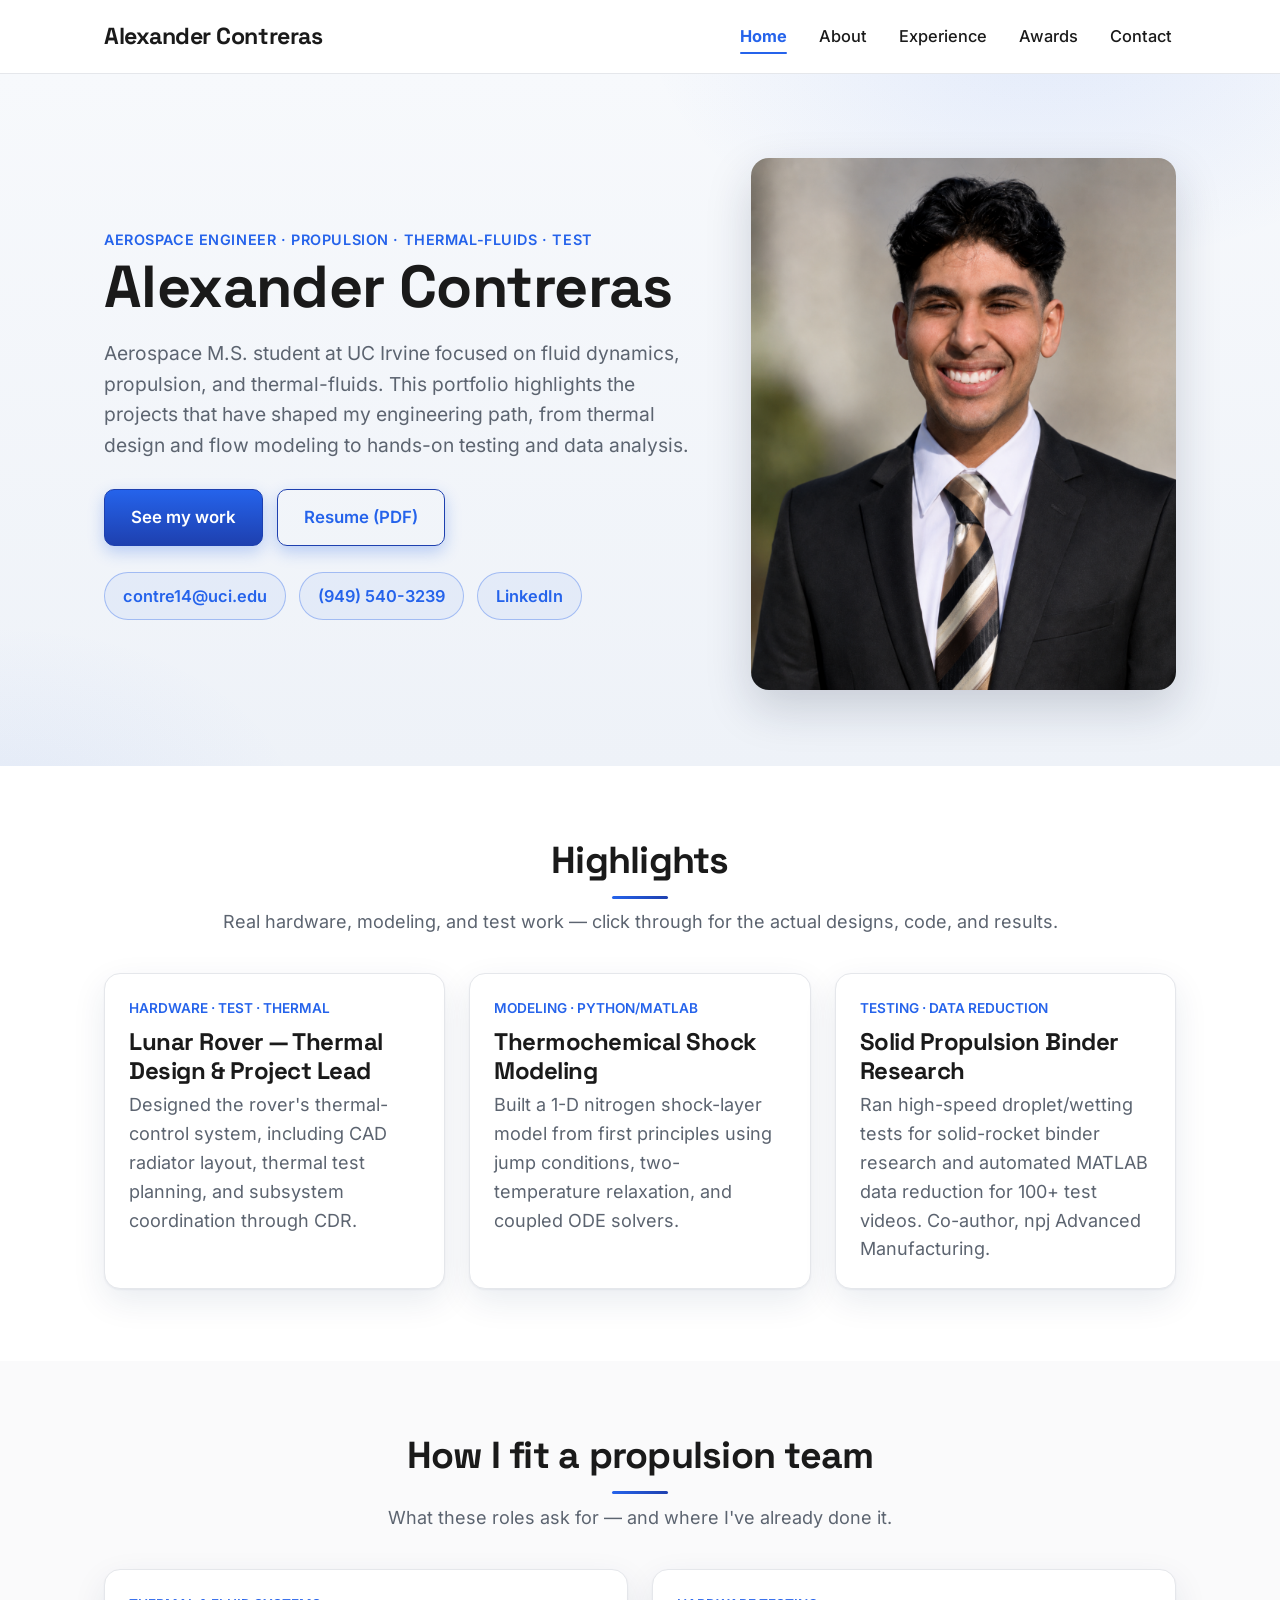
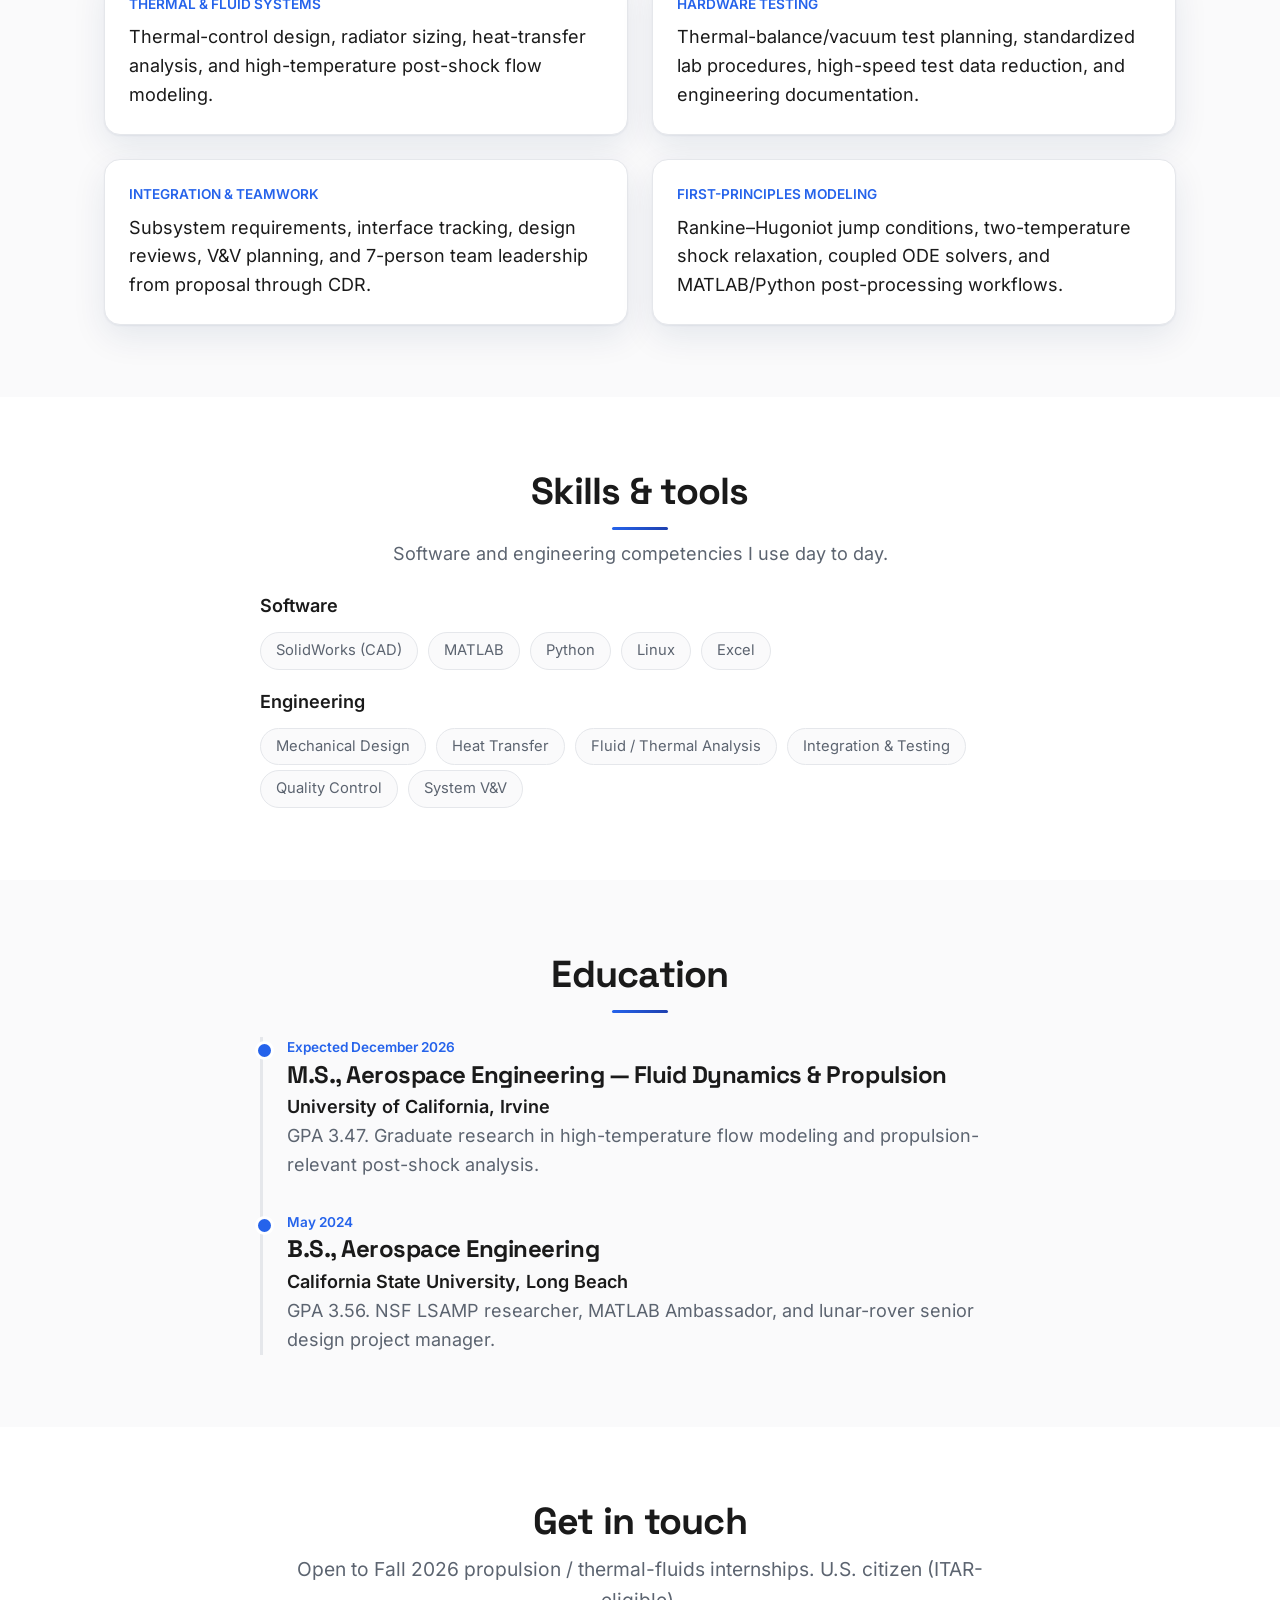
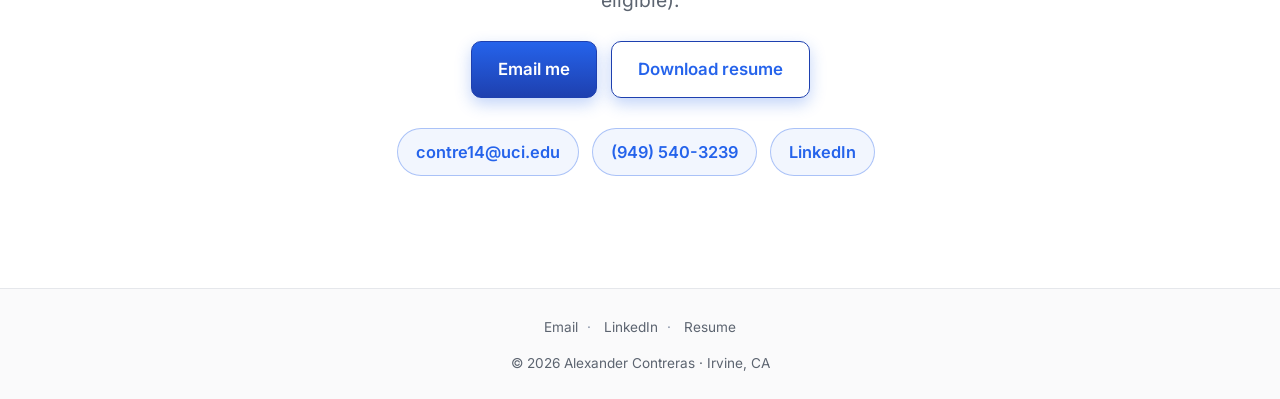
<file: index.html>
<!DOCTYPE html>
<html lang="en">
<head>
<meta charset="UTF-8">
<meta name="viewport" content="width=device-width, initial-scale=1.0">
<title>Alexander Contreras — Aerospace Engineer</title>
<meta name="description" content="Alexander Contreras — M.S. Aerospace Engineering (UC Irvine), fluid dynamics & propulsion. Hardware design, thermal-fluid modeling, and test. U.S. citizen seeking Fall 2026 propulsion internships.">
<link rel="stylesheet" href="css/style.css?v=9">
</head>
<body>

<header class="site-header">
  <nav class="nav">
    <a href="index.html" class="brand">Alexander Contreras</a>
    <button class="nav-toggle" aria-label="Menu" onclick="document.getElementById('navlinks').classList.toggle('open')">☰</button>
    <ul class="nav-links" id="navlinks">
      <li><a href="index.html" class="active">Home</a></li>
      <li><a href="index.html#about">About</a></li>
      <li class="dropdown">
        <a href="experience.html">Experience</a>
        <div class="dropdown-menu">
          <a href="experience.html#research">Research</a>
          <a href="experience.html#projects">Projects</a>
          <a href="experience.html#publications">Publications</a>
        </div>
      </li>
      <li><a href="awards.html">Awards</a></li>
      <li><a href="contact.html">Contact</a></li>
    </ul>
  </nav>
</header>

<section class="hero">
  <div class="container hero-grid">
    <div>
    <p class="eyebrow">Aerospace Engineer · Propulsion · Thermal-Fluids · Test</p>
    <h1>Alexander Contreras</h1>
    <p class="lead">
      Aerospace M.S. student at UC Irvine focused on fluid dynamics, propulsion, and thermal-fluids.
      This portfolio highlights the projects that have shaped my engineering path, from thermal design
      and flow modeling to hands-on testing and data analysis.
    </p>
    <div class="hero-cta">
      <a class="btn" href="experience.html">See my work</a>
      <a class="btn btn--ghost" href="assets/files/Alex_Contreras_Resume.pdf">Resume (PDF)</a>
    </div>
    <div style="margin-top:20px">
      <a class="contact-pill" href="mailto:contre14@uci.edu">contre14@uci.edu</a>
      <a class="contact-pill" href="tel:+19495403239">(949) 540-3239</a>
      <a class="contact-pill" href="https://www.linkedin.com/in/alex-contreras-ac" target="_blank" rel="noopener">LinkedIn</a>
    </div>
    </div>
    <div class="hero-visual">
      <img src="assets/headshot.png" alt="Alexander Contreras">
    </div>
  </div>
</section>

<section class="section">
  <div class="container">
    <h2 class="center">Highlights</h2>
    <p class="center muted" style="margin-bottom:36px">Real hardware, modeling, and test work — click through for the actual designs, code, and results.</p>
    <div class="grid grid-3">
      <a class="card" href="experience.html#projects" style="color:inherit">
        <div class="meta">HARDWARE · TEST · THERMAL</div>
        <h3>Lunar Rover — Thermal Design &amp; Project Lead</h3>
        <p>Designed the rover's thermal-control system, including CAD radiator layout, thermal test planning, and subsystem coordination through CDR.</p>
      </a>
      <a class="card" href="experience.html#projects" style="color:inherit">
        <div class="meta">MODELING · PYTHON/MATLAB</div>
        <h3>Thermochemical Shock Modeling</h3>
        <p>Built a 1-D nitrogen shock-layer model from first principles using jump conditions, two-temperature relaxation, and coupled ODE solvers.</p>
      </a>
      <a class="card" href="experience.html#publications" style="color:inherit">
        <div class="meta">TESTING · DATA REDUCTION</div>
        <h3>Solid Propulsion Binder Research</h3>
        <p>Ran high-speed droplet/wetting tests for solid-rocket binder research and automated MATLAB data reduction for 100+ test videos. Co-author, npj Advanced Manufacturing.</p>
      </a>
    </div>
  </div>
</section>

<section class="section section--soft">
  <div class="container">
    <h2 class="center">How I fit a propulsion team</h2>
    <p class="center muted" style="margin-bottom:36px">What these roles ask for — and where I've already done it.</p>
    <div class="grid grid-2">
      <div class="card">
        <div class="meta">THERMAL &amp; FLUID SYSTEMS</div>
        <p style="color:var(--ink);margin:0">Thermal-control design, radiator sizing, heat-transfer analysis, and high-temperature post-shock flow modeling.</p>
      </div>
      <div class="card">
        <div class="meta">HARDWARE TESTING</div>
        <p style="color:var(--ink);margin:0">Thermal-balance/vacuum test planning, standardized lab procedures, high-speed test data reduction, and engineering documentation.</p>
      </div>
      <div class="card">
        <div class="meta">INTEGRATION &amp; TEAMWORK</div>
        <p style="color:var(--ink);margin:0">Subsystem requirements, interface tracking, design reviews, V&amp;V planning, and 7-person team leadership from proposal through CDR.</p>
      </div>
      <div class="card">
        <div class="meta">FIRST-PRINCIPLES MODELING</div>
        <p style="color:var(--ink);margin:0">Rankine–Hugoniot jump conditions, two-temperature shock relaxation, coupled ODE solvers, and MATLAB/Python post-processing workflows.</p>
      </div>
    </div>
  </div>
</section>

<section class="section" id="about" style="scroll-margin-top:96px">
  <div class="container">
    <h2 class="center">Skills &amp; tools</h2>
    <p class="center muted" style="margin-bottom:24px">Software and engineering competencies I use day to day.</p>
    <div style="max-width:760px;margin:0 auto">
      <p style="font-weight:600;color:var(--ink);margin-bottom:6px">Software</p>
      <div style="margin-bottom:18px">
        <span class="tag">SolidWorks (CAD)</span>
        <span class="tag">MATLAB</span>
        <span class="tag">Python</span>
        <span class="tag">Linux</span>
        <span class="tag">Excel</span>
      </div>
      <p style="font-weight:600;color:var(--ink);margin-bottom:6px">Engineering</p>
      <div>
        <span class="tag">Mechanical Design</span>
        <span class="tag">Heat Transfer</span>
        <span class="tag">Fluid / Thermal Analysis</span>
        <span class="tag">Integration &amp; Testing</span>
        <span class="tag">Quality Control</span>
        <span class="tag">System V&amp;V</span>
      </div>
    </div>
  </div>
</section>

<section class="section section--soft">
  <div class="container">
    <h2 class="center">Education</h2>
    <div style="margin:24px auto 0;max-width:760px">
      <div class="entry">
        <div class="when">Expected December 2026</div>
        <h3>M.S., Aerospace Engineering — Fluid Dynamics &amp; Propulsion</h3>
        <div class="where">University of California, Irvine</div>
        <p>GPA 3.47. Graduate research in high-temperature flow modeling and propulsion-relevant post-shock analysis.</p>
      </div>
      <div class="entry">
        <div class="when">May 2024</div>
        <h3>B.S., Aerospace Engineering</h3>
        <div class="where">California State University, Long Beach</div>
        <p>GPA 3.56. NSF LSAMP researcher, MATLAB Ambassador, and lunar-rover senior design project manager.</p>
      </div>
    </div>
  </div>
</section>

<section class="section" id="contact" style="scroll-margin-top:96px">
  <div class="container center">
    <h2>Get in touch</h2>
    <p class="lead muted" style="margin:10px auto 0">
      Open to Fall 2026 propulsion / thermal-fluids internships. U.S. citizen (ITAR-eligible).
    </p>
    <div class="hero-cta" style="justify-content:center;margin-top:26px">
      <a class="btn" href="mailto:contre14@uci.edu">Email me</a>
      <a class="btn btn--ghost" href="assets/files/Alex_Contreras_Resume.pdf">Download resume</a>
    </div>
    <div style="margin-top:24px">
      <a class="contact-pill" href="mailto:contre14@uci.edu">contre14@uci.edu</a>
      <a class="contact-pill" href="tel:+19495403239">(949) 540-3239</a>
      <a class="contact-pill" href="https://www.linkedin.com/in/alex-contreras-ac" target="_blank" rel="noopener">LinkedIn</a>
    </div>
  </div>
</section>

<footer class="site-footer">
  <div class="container">
    <div>
      <a href="mailto:contre14@uci.edu">Email</a>·
      <a href="https://www.linkedin.com/in/alex-contreras-ac" target="_blank" rel="noopener">LinkedIn</a>·
      <a href="assets/files/Alex_Contreras_Resume.pdf">Resume</a>
    </div>
    <p style="margin-top:10px">© <span id="yr"></span> Alexander Contreras · Irvine, CA</p>
  </div>
</footer>
<script>
  document.getElementById('yr').textContent=new Date().getFullYear();
  function scrollToHash(){ if(location.hash){ var el=document.querySelector(location.hash); if(el) el.scrollIntoView(); } }
  window.addEventListener('load', function(){ setTimeout(scrollToHash, 60); });
</script>
</body>
</html>
</file>
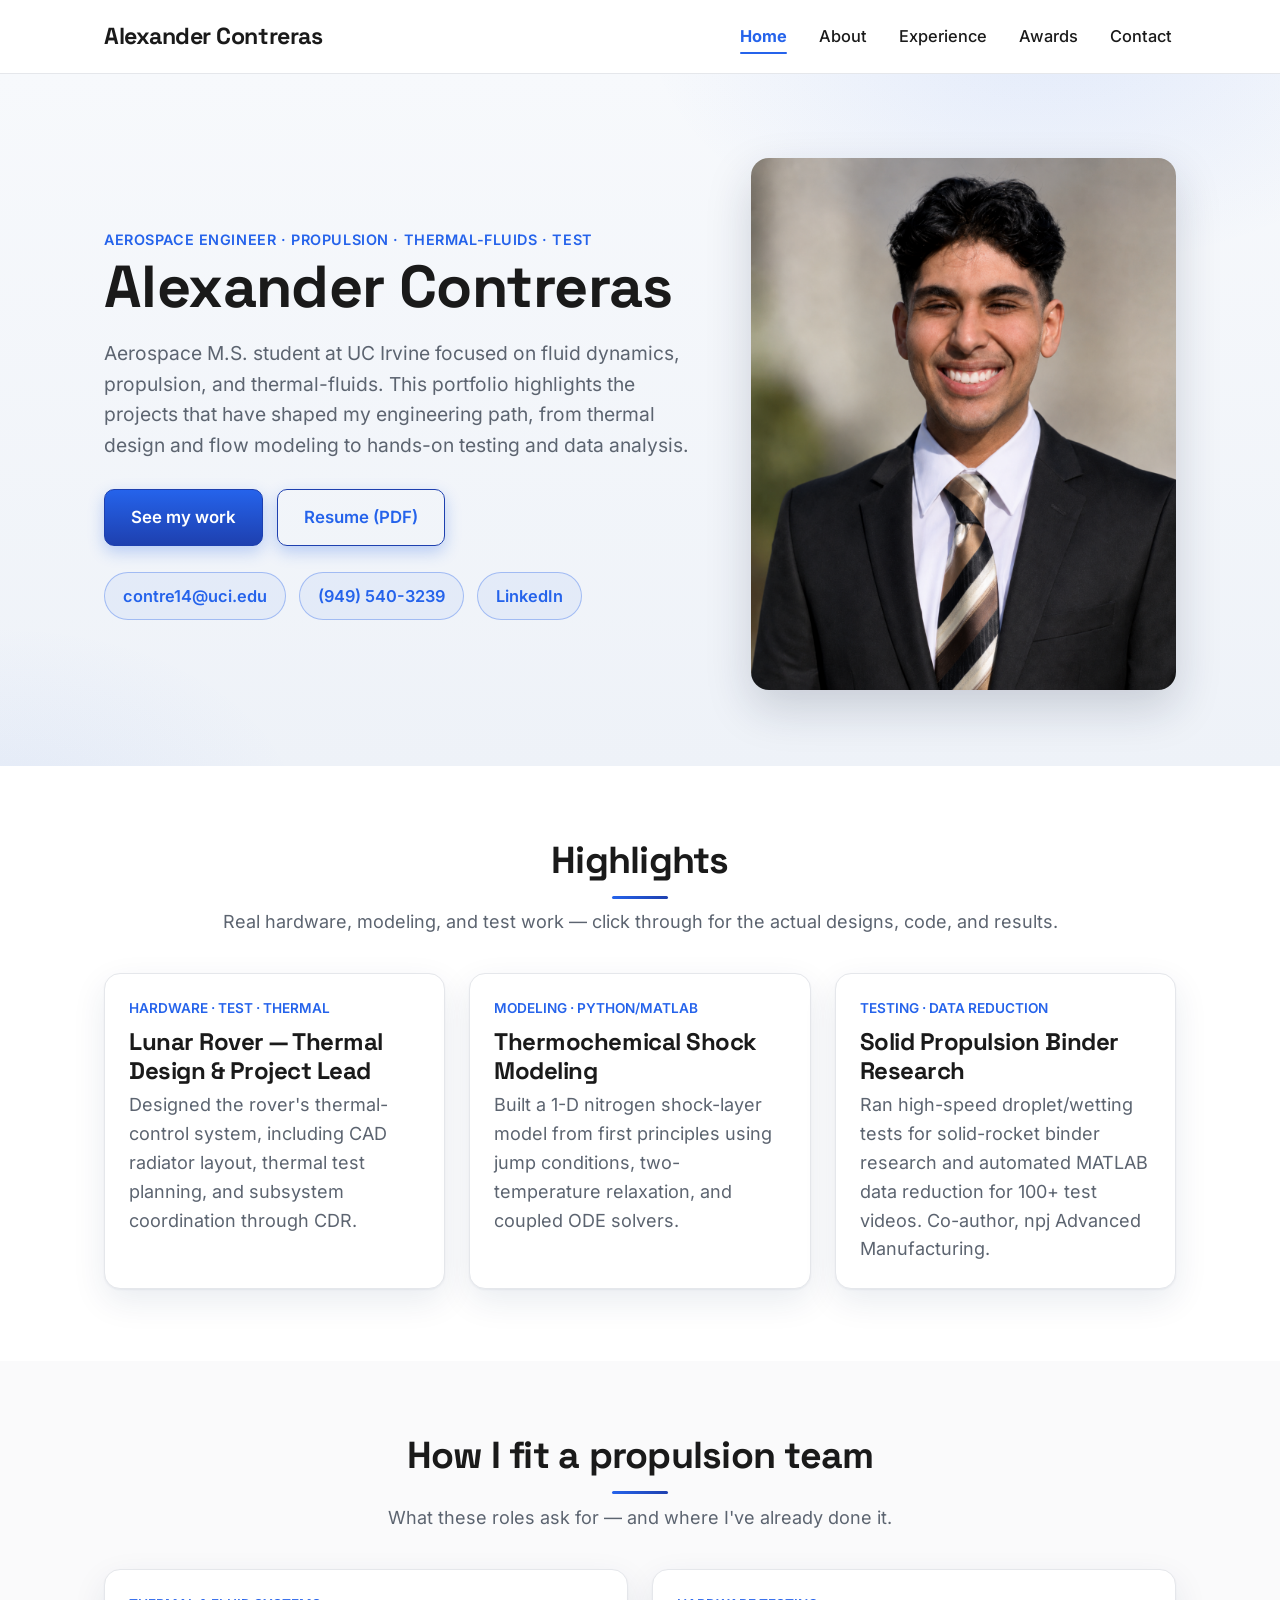
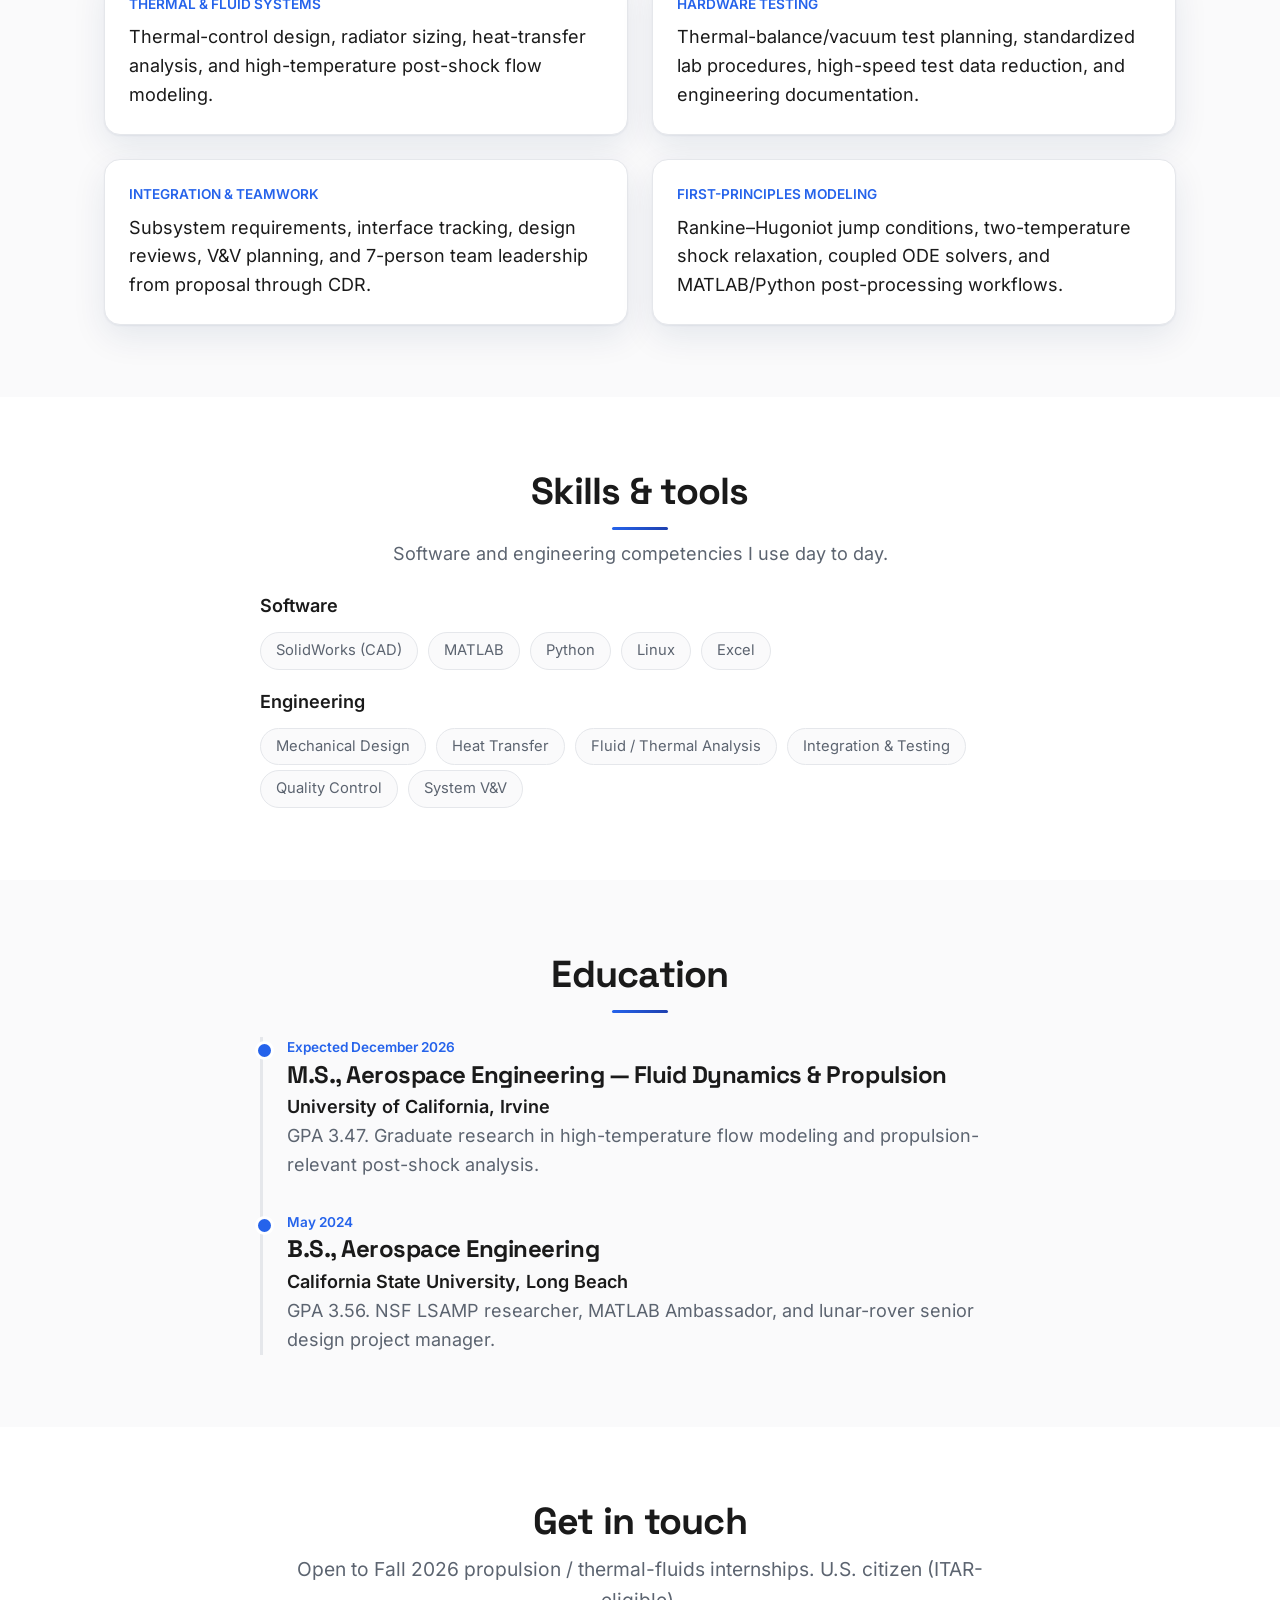
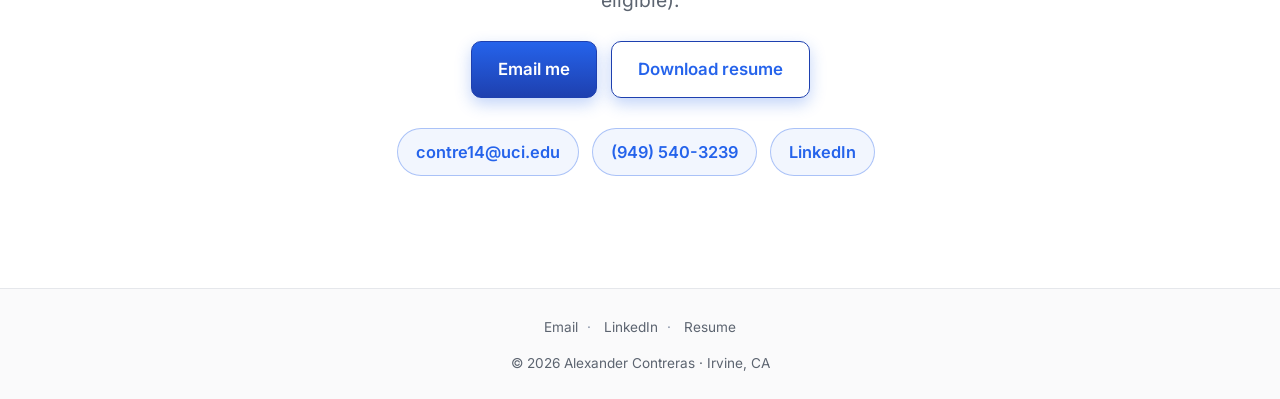
<file: about.html>
<!DOCTYPE html>
<html lang="en">
<head>
<meta charset="UTF-8">
<meta http-equiv="refresh" content="0; url=index.html#about">
<link rel="canonical" href="index.html">
<title>About — Alexander Contreras</title>
<script>location.replace("index.html#about");</script>
</head>
<body>
<p>This page has moved to <a href="index.html#about">Home → About</a>.</p>
</body>
</html>
</file>
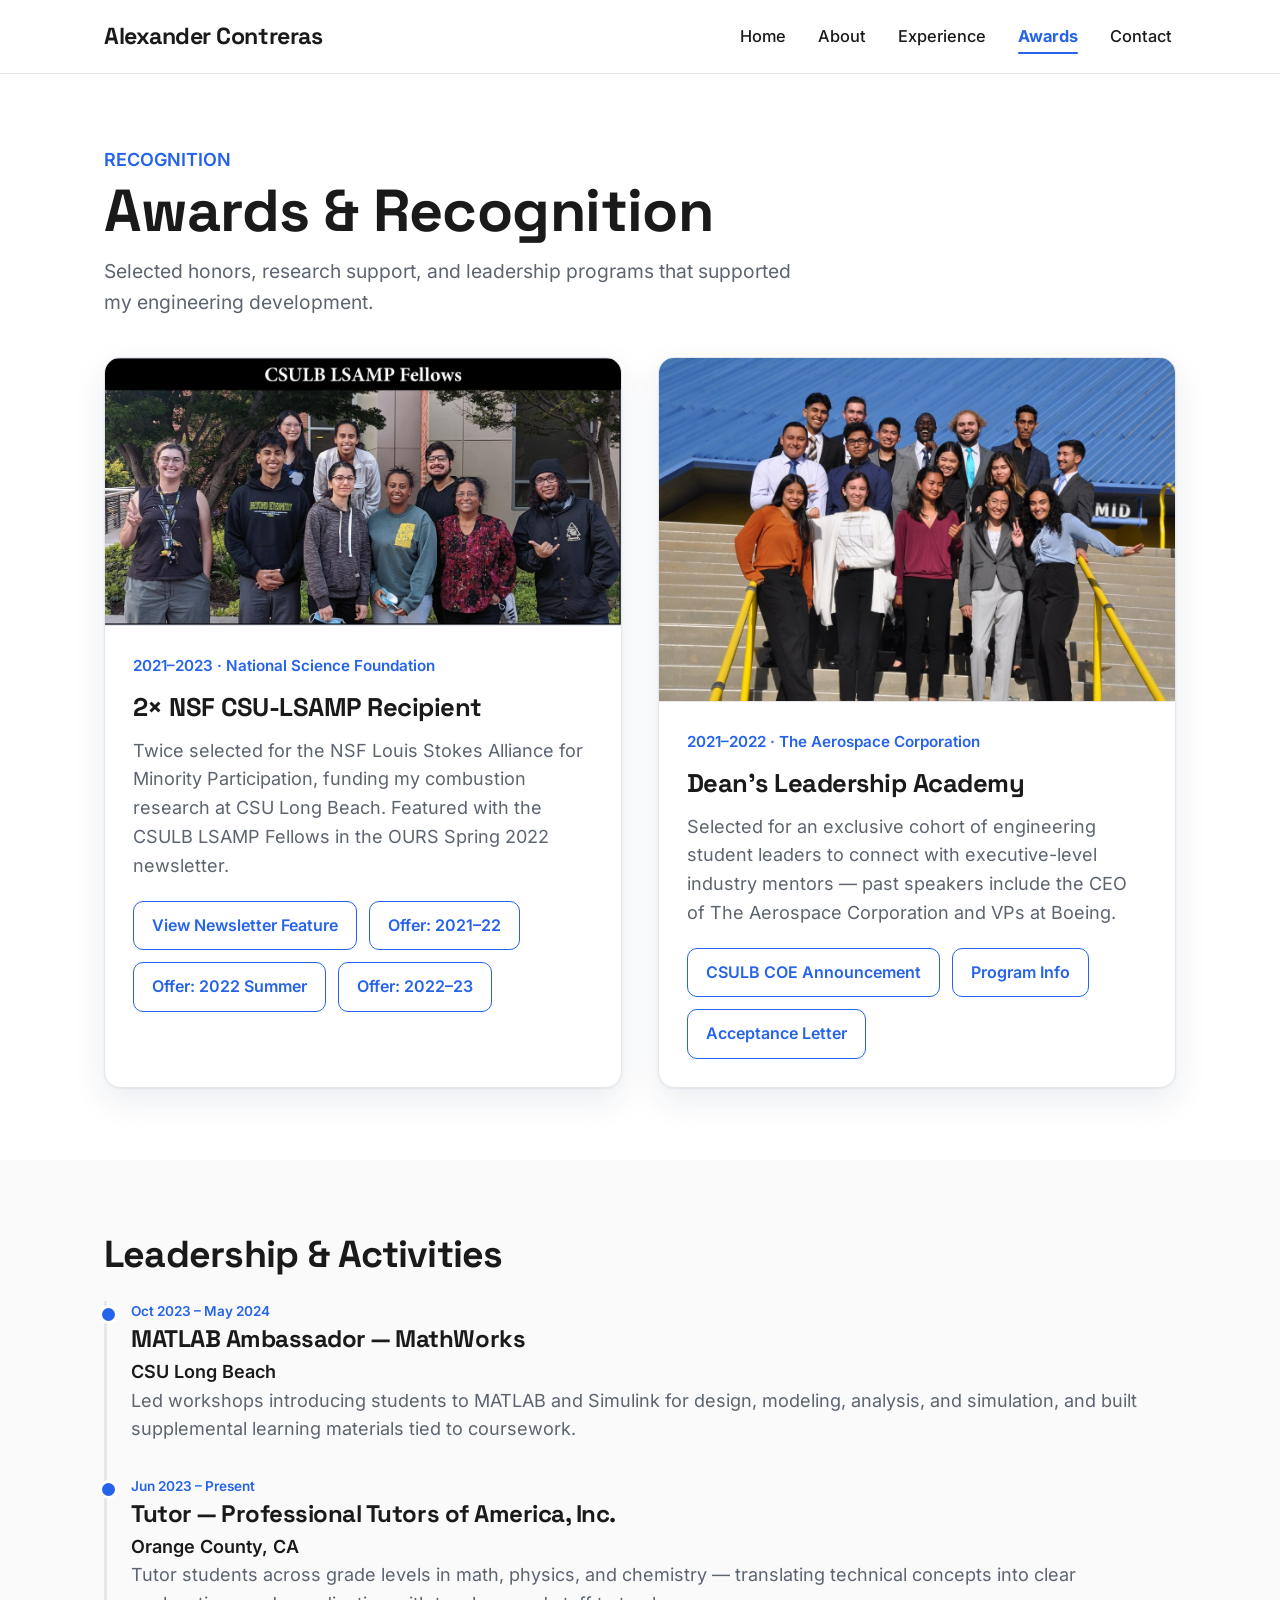
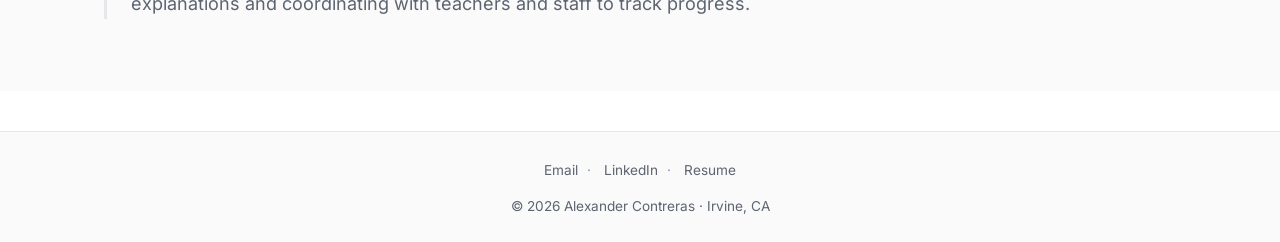
<file: awards.html>
<!DOCTYPE html>
<html lang="en">
<head>
<meta charset="UTF-8">
<meta name="viewport" content="width=device-width, initial-scale=1.0">
<title>Awards — Alexander Contreras</title>
<link rel="stylesheet" href="css/style.css?v=9">
</head>
<body>

<header class="site-header">
  <nav class="nav">
    <a href="index.html" class="brand">Alexander Contreras</a>
    <button class="nav-toggle" aria-label="Menu" onclick="document.getElementById('navlinks').classList.toggle('open')">☰</button>
    <ul class="nav-links" id="navlinks">
      <li><a href="index.html">Home</a></li>
      <li><a href="index.html#about">About</a></li>
      <li class="dropdown">
        <a href="experience.html">Experience</a>
        <div class="dropdown-menu">
          <a href="experience.html#research">Research</a>
          <a href="experience.html#projects">Projects</a>
          <a href="experience.html#publications">Publications</a>
        </div>
      </li>
      <li><a href="awards.html" class="active">Awards</a></li>
      <li><a href="contact.html">Contact</a></li>
    </ul>
  </nav>
</header>

<section class="section">
  <div class="container">
    <p class="eyebrow" style="color:var(--accent);font-weight:600">RECOGNITION</p>
    <h1>Awards &amp; Recognition</h1>
    <p class="lead muted" style="margin-top:10px">
      Selected honors, research support, and leadership programs that supported my engineering development.
    </p>

    <div class="award-grid">

      <div class="award-card">
        <img src="assets/img/lsamp-fellows.jpg" alt="CSULB LSAMP Fellows group photo">
        <div class="award-body">
          <p class="meta">2021–2023 · National Science Foundation</p>
          <h3>2× NSF CSU-LSAMP Recipient</h3>
          <p>Twice selected for the NSF Louis Stokes Alliance for Minority Participation, funding my combustion research at CSU Long Beach. Featured with the CSULB LSAMP Fellows in the OURS Spring 2022 newsletter.</p>
          <div class="linkrow">
            <a class="btn-link" href="assets/files/lsamp-ours-newsletter-spring2022.pdf" target="_blank" rel="noopener">View Newsletter Feature</a>
            <a class="btn-link" href="assets/files/LSAMP-2021-22-offer.pdf" target="_blank" rel="noopener">Offer: 2021–22</a>
            <a class="btn-link" href="assets/files/LSAMP-2022-summer-offer.pdf" target="_blank" rel="noopener">Offer: 2022 Summer</a>
            <a class="btn-link" href="assets/files/LSAMP-2022-23-offer.pdf" target="_blank" rel="noopener">Offer: 2022–23</a>
          </div>
        </div>
      </div>

      <div class="award-card">
        <img src="assets/img/dla-cohort.jpg" alt="The Aerospace Corporation Dean's Leadership Academy cohort">
        <div class="award-body">
          <p class="meta">2021–2022 · The Aerospace Corporation</p>
          <h3>Dean's Leadership Academy</h3>
          <p>Selected for an exclusive cohort of engineering student leaders to connect with executive-level industry mentors — past speakers include the CEO of The Aerospace Corporation and VPs at Boeing.</p>
          <div class="linkrow">
            <a class="btn-link" href="https://www.csulb.edu/hung-family-college-of-engineering/article/2022-coe-awards-banquet#:~:text=Alexander%20Contreras" target="_blank" rel="noopener">CSULB COE Announcement</a>
            <a class="btn-link" href="assets/files/aerospace-academy-info.pdf" target="_blank" rel="noopener">Program Info</a>
            <a class="btn-link" href="assets/files/aerospace-academy-acceptance.pdf" target="_blank" rel="noopener">Acceptance Letter</a>
          </div>
        </div>
      </div>

    </div>
  </div>
</section>

<section class="section section--soft">
  <div class="container">
    <h2>Leadership &amp; Activities</h2>
    <div style="margin-top:24px">
      <div class="entry">
        <div class="when">Oct 2023 – May 2024</div>
        <h3>MATLAB Ambassador — MathWorks</h3>
        <div class="where">CSU Long Beach</div>
        <p>Led workshops introducing students to MATLAB and Simulink for design, modeling, analysis, and simulation, and built supplemental learning materials tied to coursework.</p>
      </div>
      <div class="entry">
        <div class="when">Jun 2023 – Present</div>
        <h3>Tutor — Professional Tutors of America, Inc.</h3>
        <div class="where">Orange County, CA</div>
        <p>Tutor students across grade levels in math, physics, and chemistry — translating technical concepts into clear explanations and coordinating with teachers and staff to track progress.</p>
      </div>
    </div>
  </div>
</section>

<footer class="site-footer">
  <div class="container">
    <div>
      <a href="mailto:contre14@uci.edu">Email</a>·
      <a href="https://www.linkedin.com/in/alex-contreras-ac" target="_blank" rel="noopener">LinkedIn</a>·
      <a href="assets/files/Alex_Contreras_Resume.pdf">Resume</a>
    </div>
    <p style="margin-top:10px">© <span id="yr"></span> Alexander Contreras · Irvine, CA</p>
  </div>
</footer>
<script>document.getElementById('yr').textContent=new Date().getFullYear();</script>
</body>
</html>
</file>
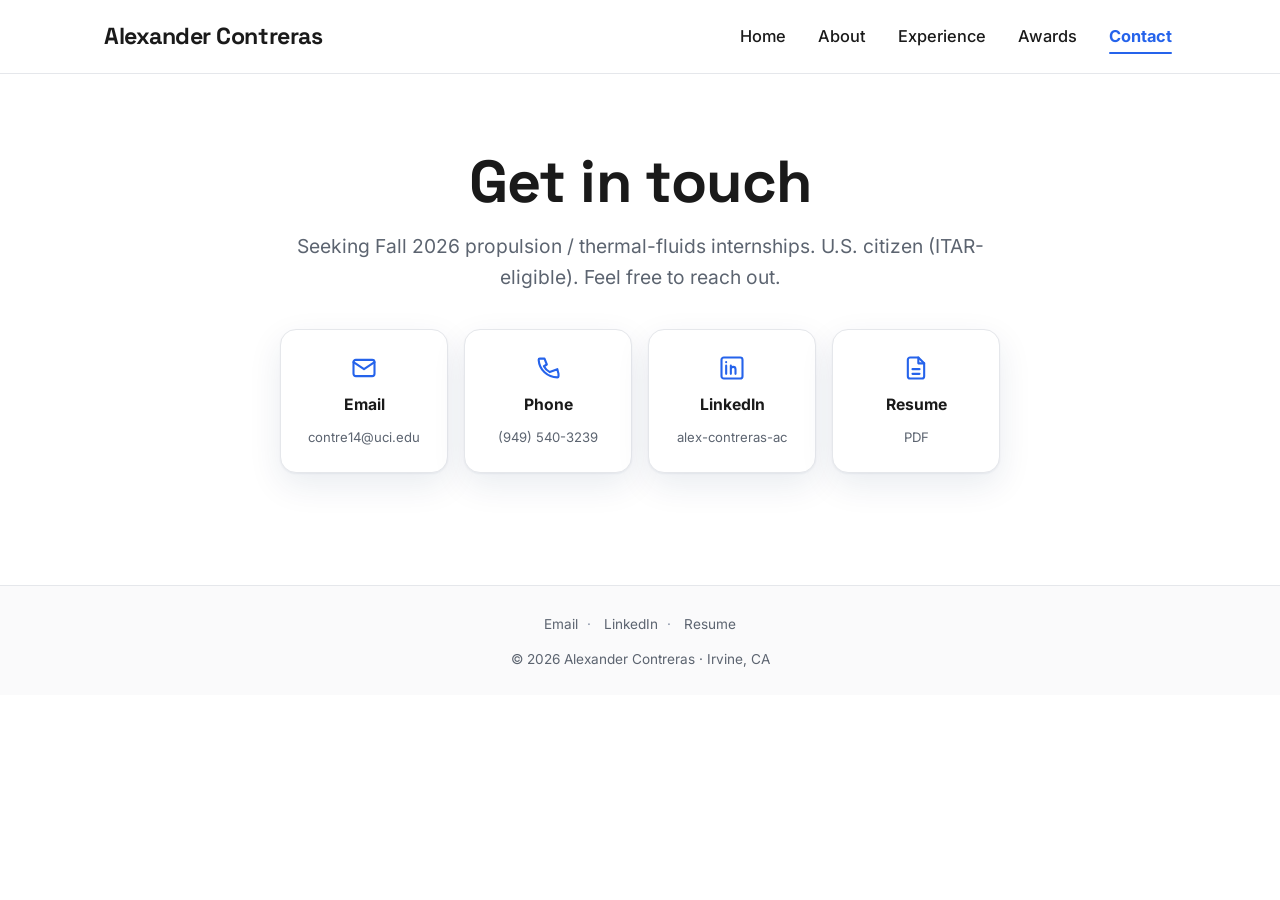
<file: contact.html>
<!DOCTYPE html>
<html lang="en">
<head>
<meta charset="UTF-8">
<meta name="viewport" content="width=device-width, initial-scale=1.0">
<title>Contact — Alexander Contreras</title>
<link rel="stylesheet" href="css/style.css?v=9">
</head>
<body>

<header class="site-header">
  <nav class="nav">
    <a href="index.html" class="brand">Alexander Contreras</a>
    <button class="nav-toggle" aria-label="Menu" onclick="document.getElementById('navlinks').classList.toggle('open')">☰</button>
    <ul class="nav-links" id="navlinks">
      <li><a href="index.html">Home</a></li>
      <li><a href="index.html#about">About</a></li>
      <li class="dropdown">
        <a href="experience.html">Experience</a>
        <div class="dropdown-menu">
          <a href="experience.html#research">Research</a>
          <a href="experience.html#projects">Projects</a>
          <a href="experience.html#publications">Publications</a>
        </div>
      </li>
      <li><a href="awards.html">Awards</a></li>
      <li><a href="contact.html" class="active">Contact</a></li>
    </ul>
  </nav>
</header>

<section class="section">
  <div class="container center">
    <h1>Get in touch</h1>
    <p class="lead muted" style="margin:14px auto 0">
      Seeking Fall 2026 propulsion / thermal-fluids internships. U.S. citizen (ITAR-eligible).
      Feel free to reach out.
    </p>
    <div class="contact-cards">
      <a class="contact-card" href="mailto:contre14@uci.edu">
        <svg viewBox="0 0 24 24" fill="none" stroke-width="1.8" stroke-linecap="round" stroke-linejoin="round"><rect x="3" y="5" width="18" height="14" rx="2"/><path d="M3 7l9 6 9-6"/></svg>
        <span class="cc-l">Email</span><span class="cc-s">contre14@uci.edu</span>
      </a>
      <a class="contact-card" href="tel:+19495403239">
        <svg viewBox="0 0 24 24" fill="none" stroke-width="1.8" stroke-linecap="round" stroke-linejoin="round"><path d="M5 4h4l2 5-2.5 1.5a11 11 0 0 0 5 5L20 13l1 4v2a1 1 0 0 1-1 1A16 16 0 0 1 4 5a1 1 0 0 1 1-1z"/></svg>
        <span class="cc-l">Phone</span><span class="cc-s">(949) 540-3239</span>
      </a>
      <a class="contact-card" href="https://www.linkedin.com/in/alex-contreras-ac" target="_blank" rel="noopener">
        <svg viewBox="0 0 24 24" fill="none" stroke-width="1.8" stroke-linecap="round" stroke-linejoin="round"><rect x="3" y="3" width="18" height="18" rx="2"/><path d="M7 10v7M7 7v.01M11 17v-4a2 2 0 0 1 4 0v4M11 17v-7"/></svg>
        <span class="cc-l">LinkedIn</span><span class="cc-s">alex-contreras-ac</span>
      </a>
      <a class="contact-card" href="assets/files/Alex_Contreras_Resume.pdf" target="_blank" rel="noopener">
        <svg viewBox="0 0 24 24" fill="none" stroke-width="1.8" stroke-linecap="round" stroke-linejoin="round"><path d="M14 3H7a2 2 0 0 0-2 2v14a2 2 0 0 0 2 2h10a2 2 0 0 0 2-2V8z"/><path d="M14 3v5h5M9 13h6M9 17h6"/></svg>
        <span class="cc-l">Resume</span><span class="cc-s">PDF</span>
      </a>
    </div>
  </div>
</section>

<footer class="site-footer">
  <div class="container">
    <div>
      <a href="mailto:contre14@uci.edu">Email</a>·
      <a href="https://www.linkedin.com/in/alex-contreras-ac" target="_blank" rel="noopener">LinkedIn</a>·
      <a href="assets/files/Alex_Contreras_Resume.pdf">Resume</a>
    </div>
    <p style="margin-top:10px">© <span id="yr"></span> Alexander Contreras · Irvine, CA</p>
  </div>
</footer>
<script>document.getElementById('yr').textContent=new Date().getFullYear();</script>
</body>
</html>
</file>
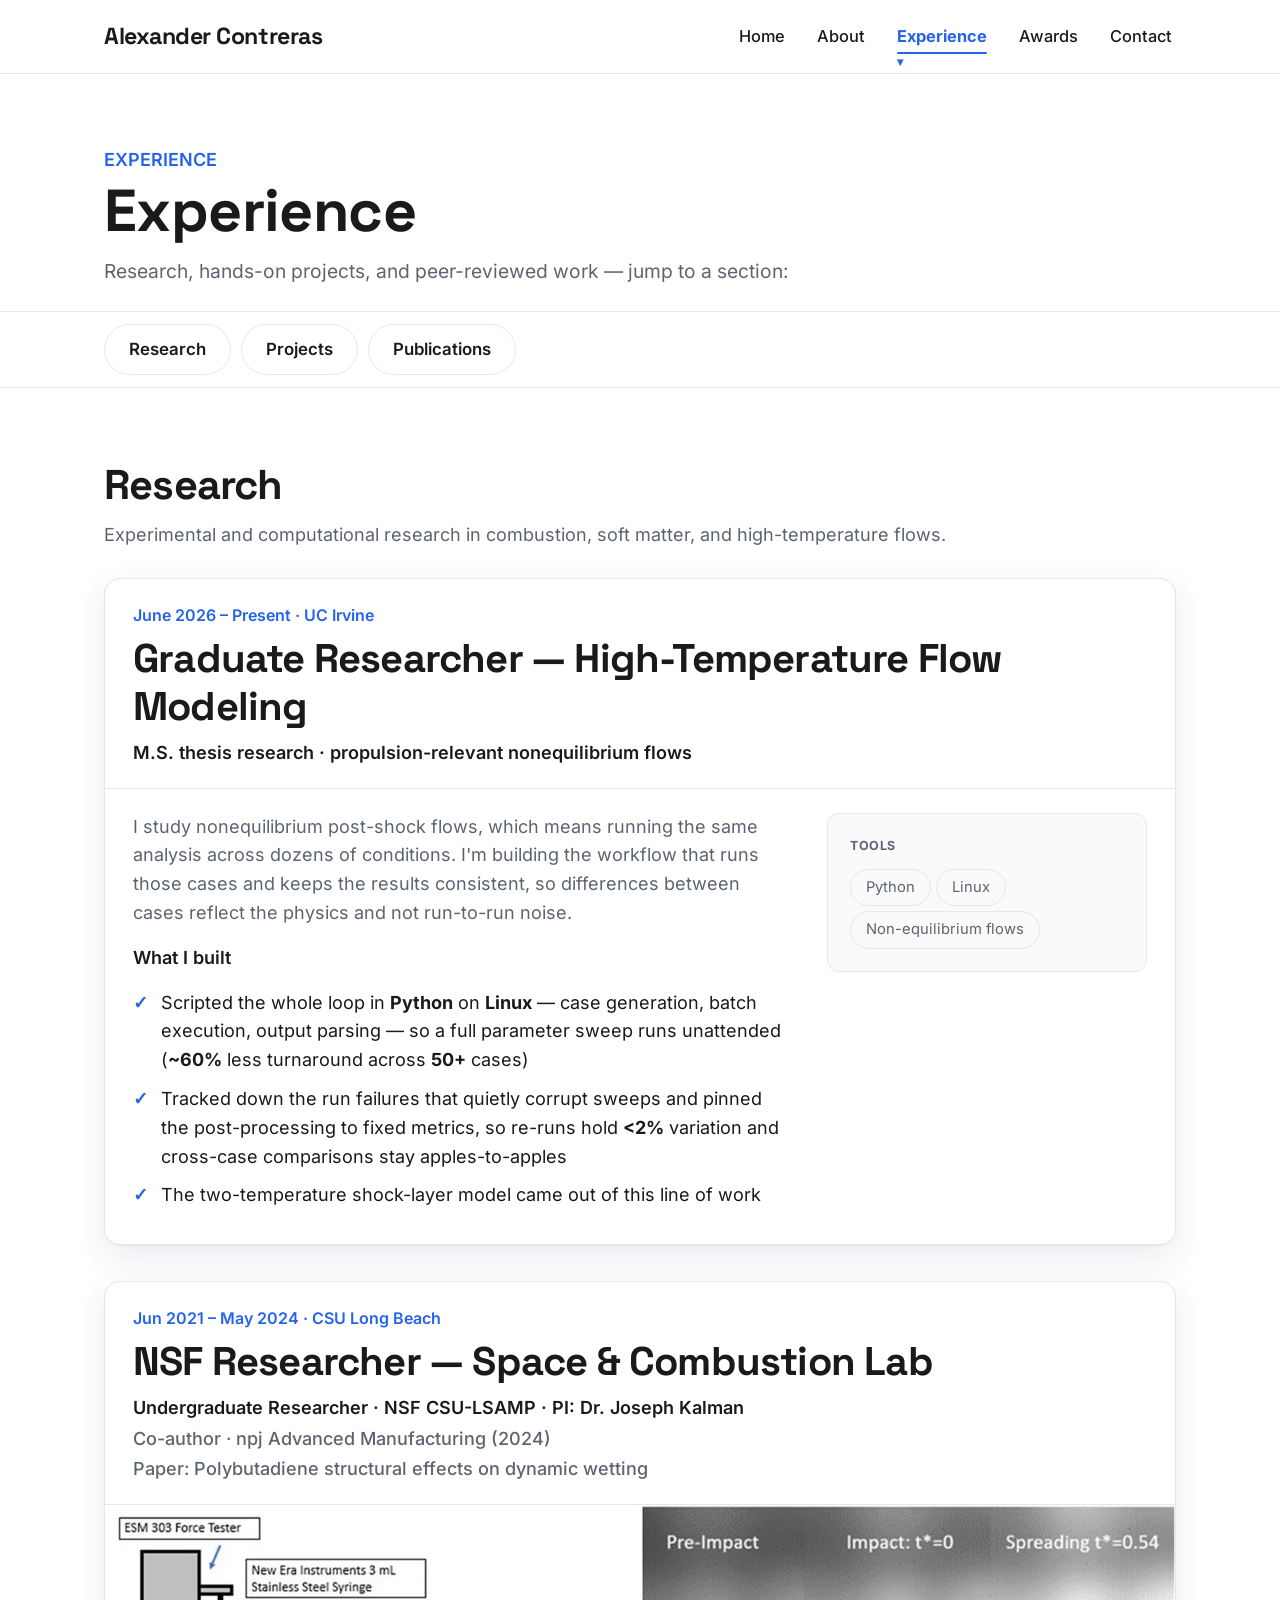
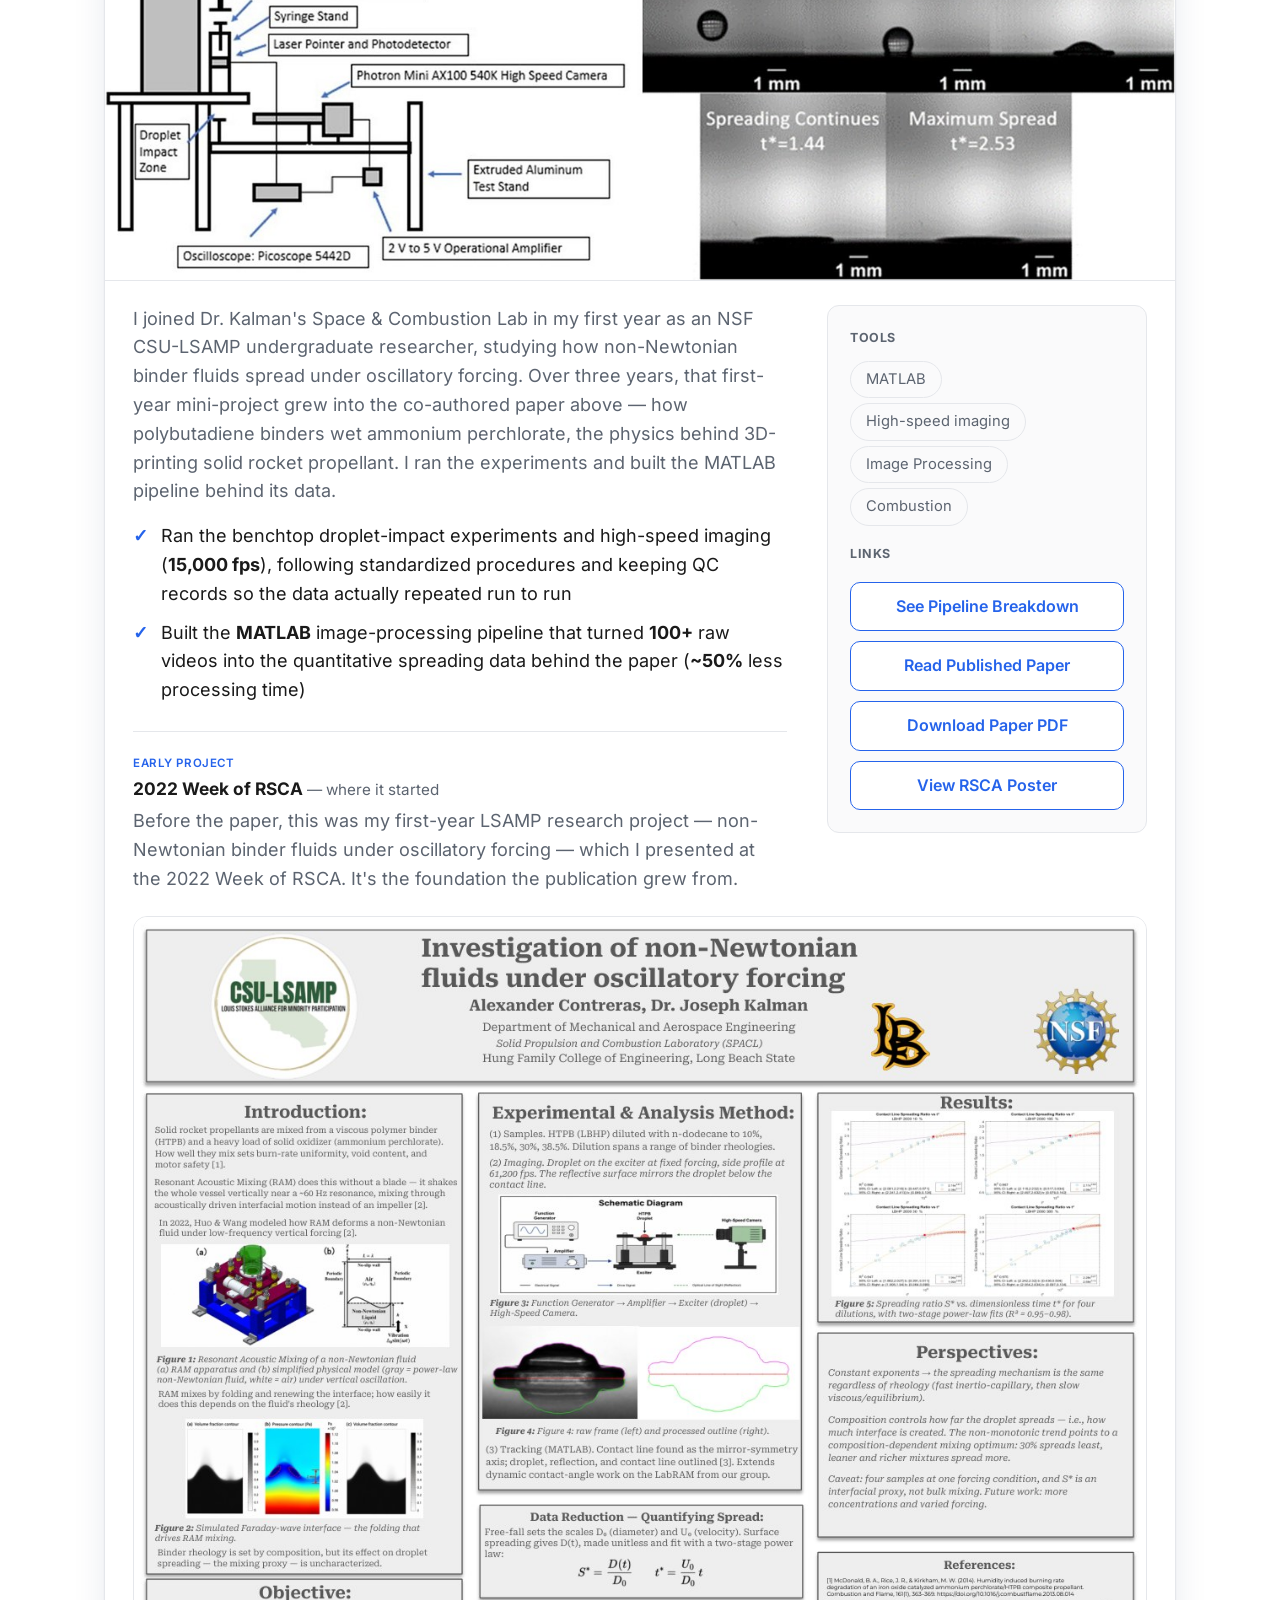
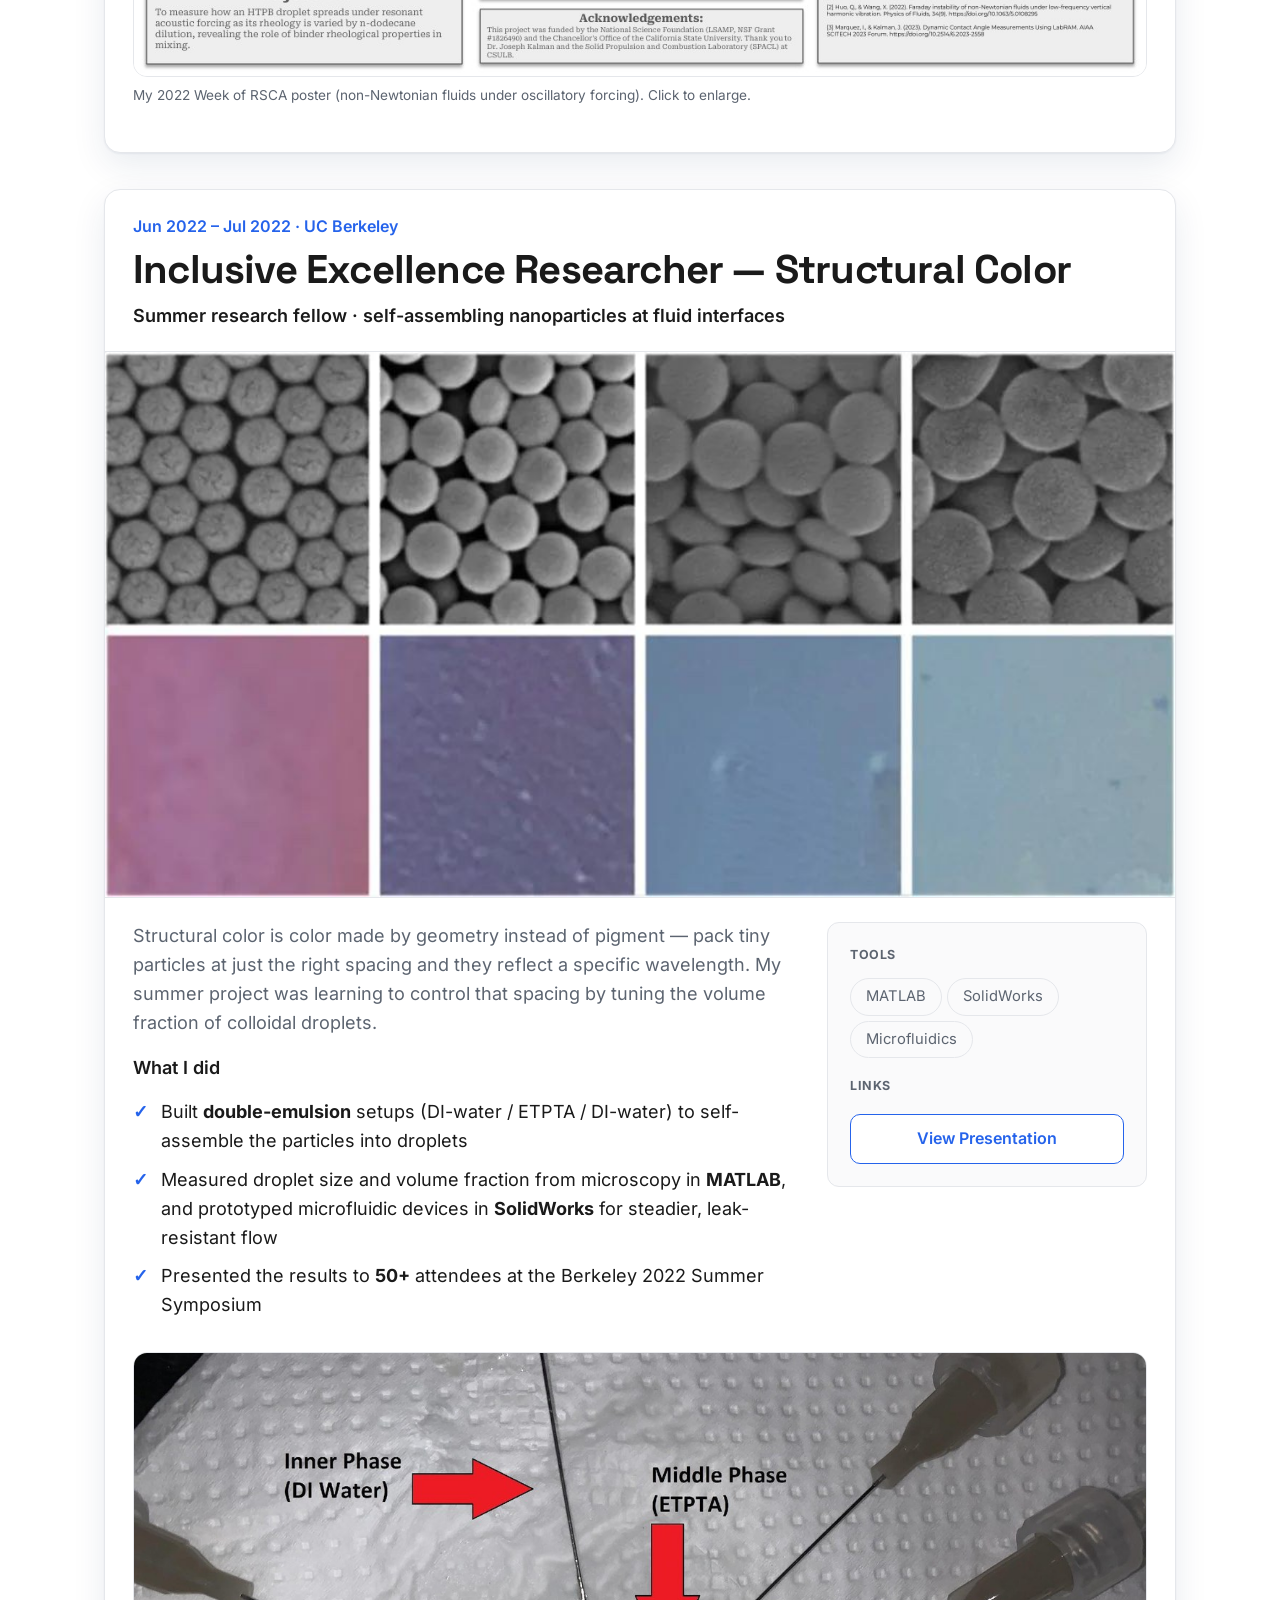
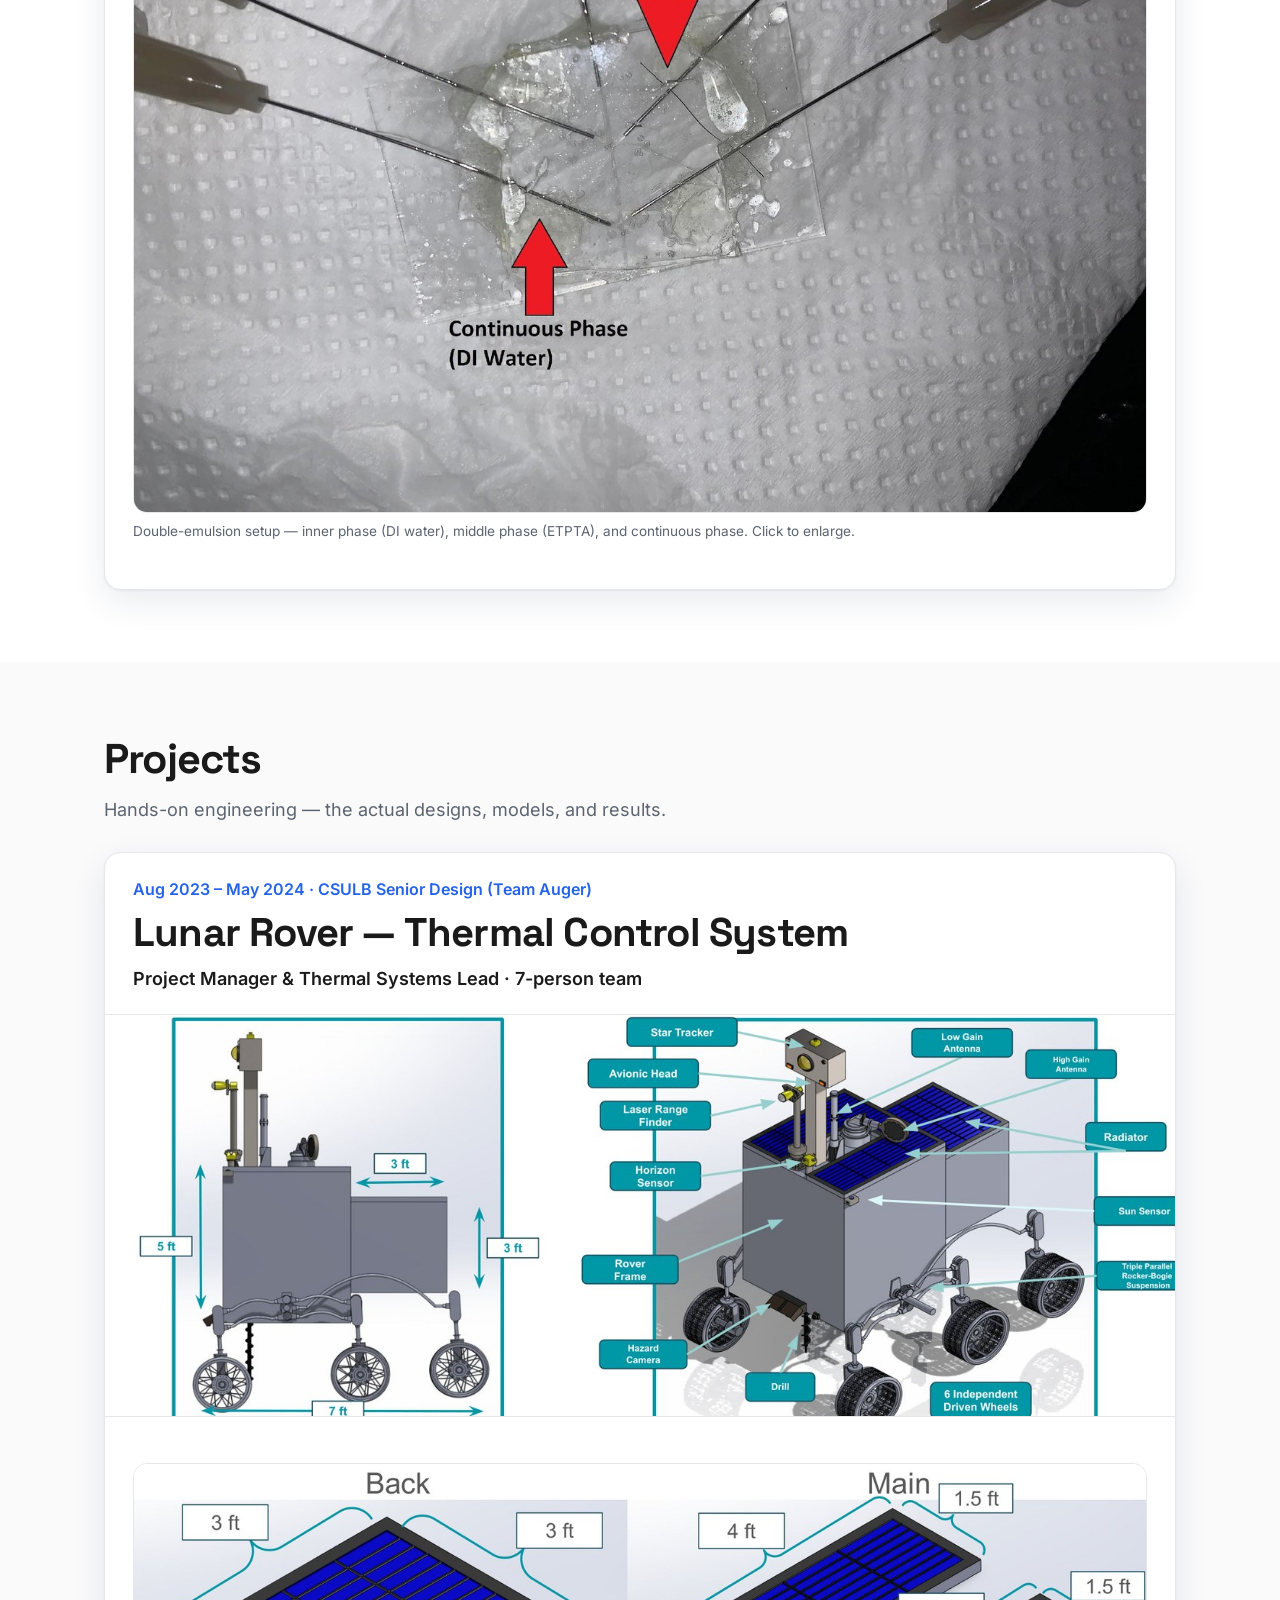
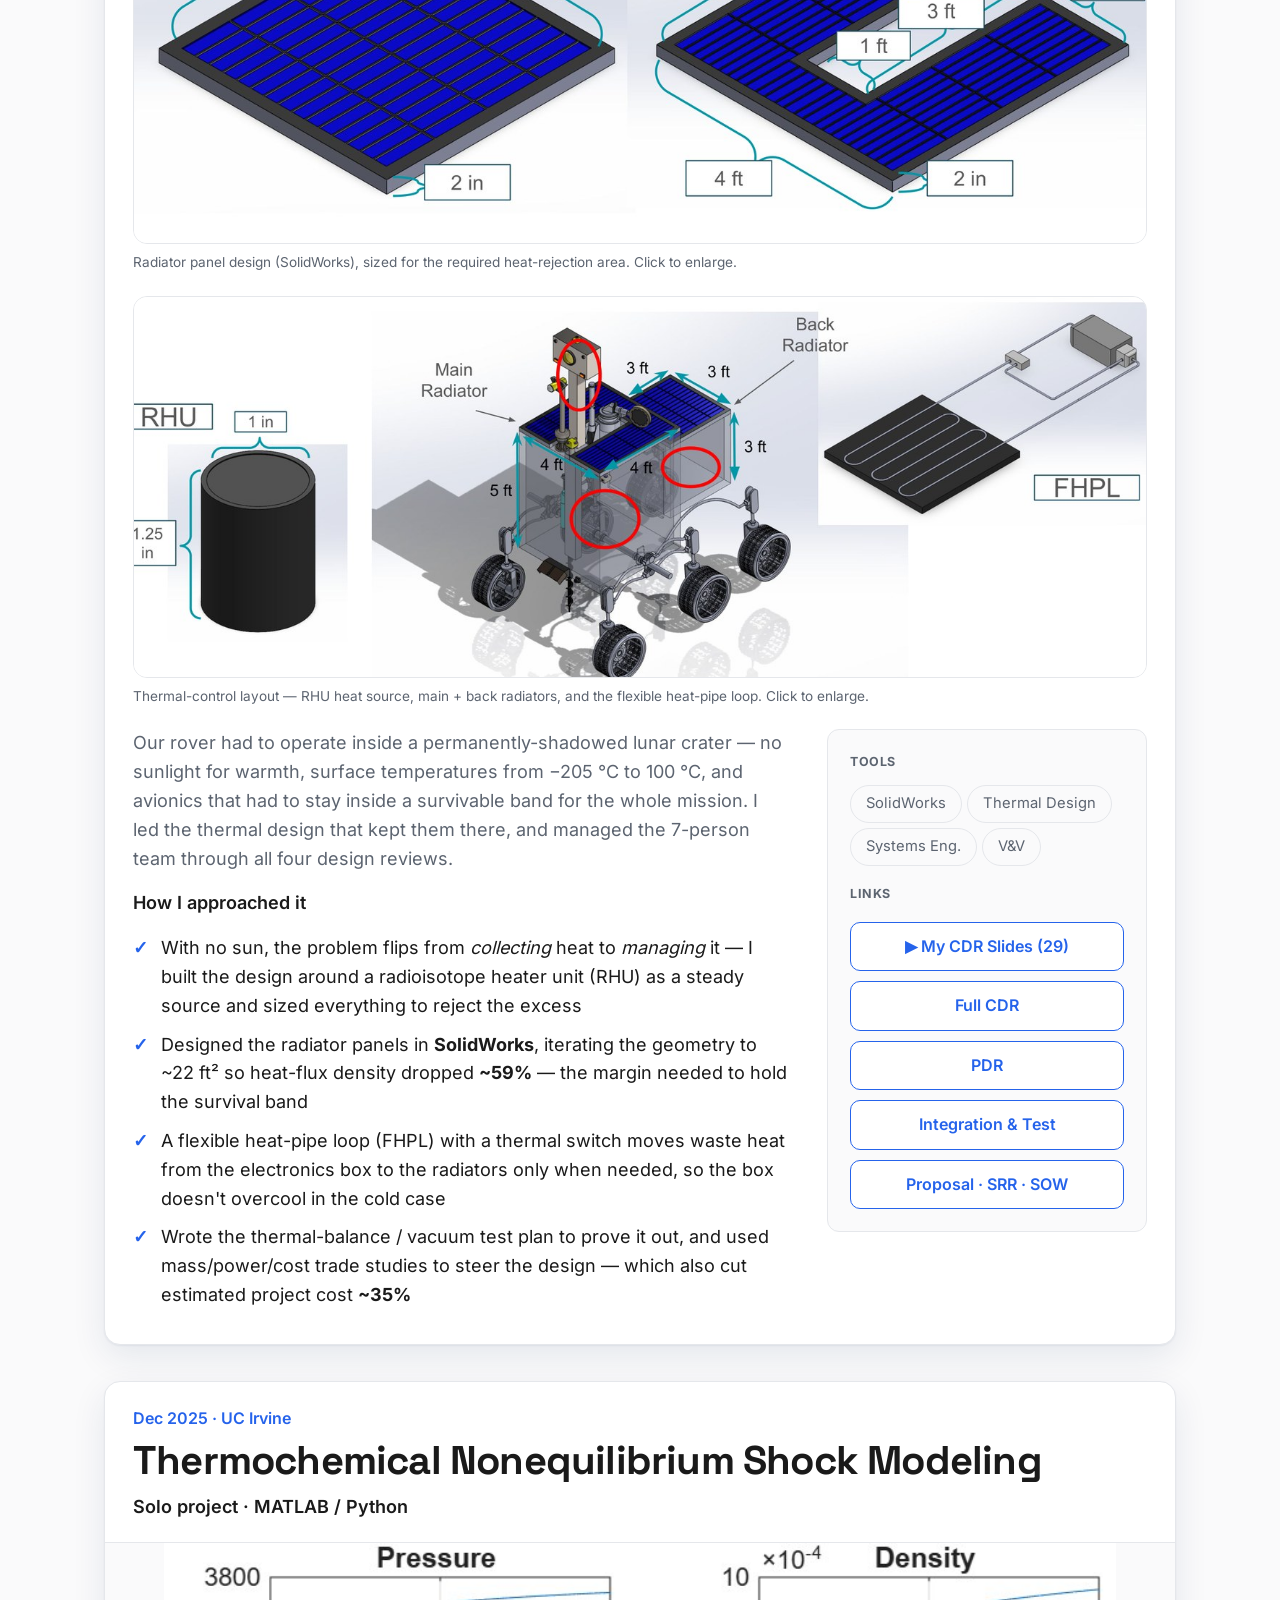
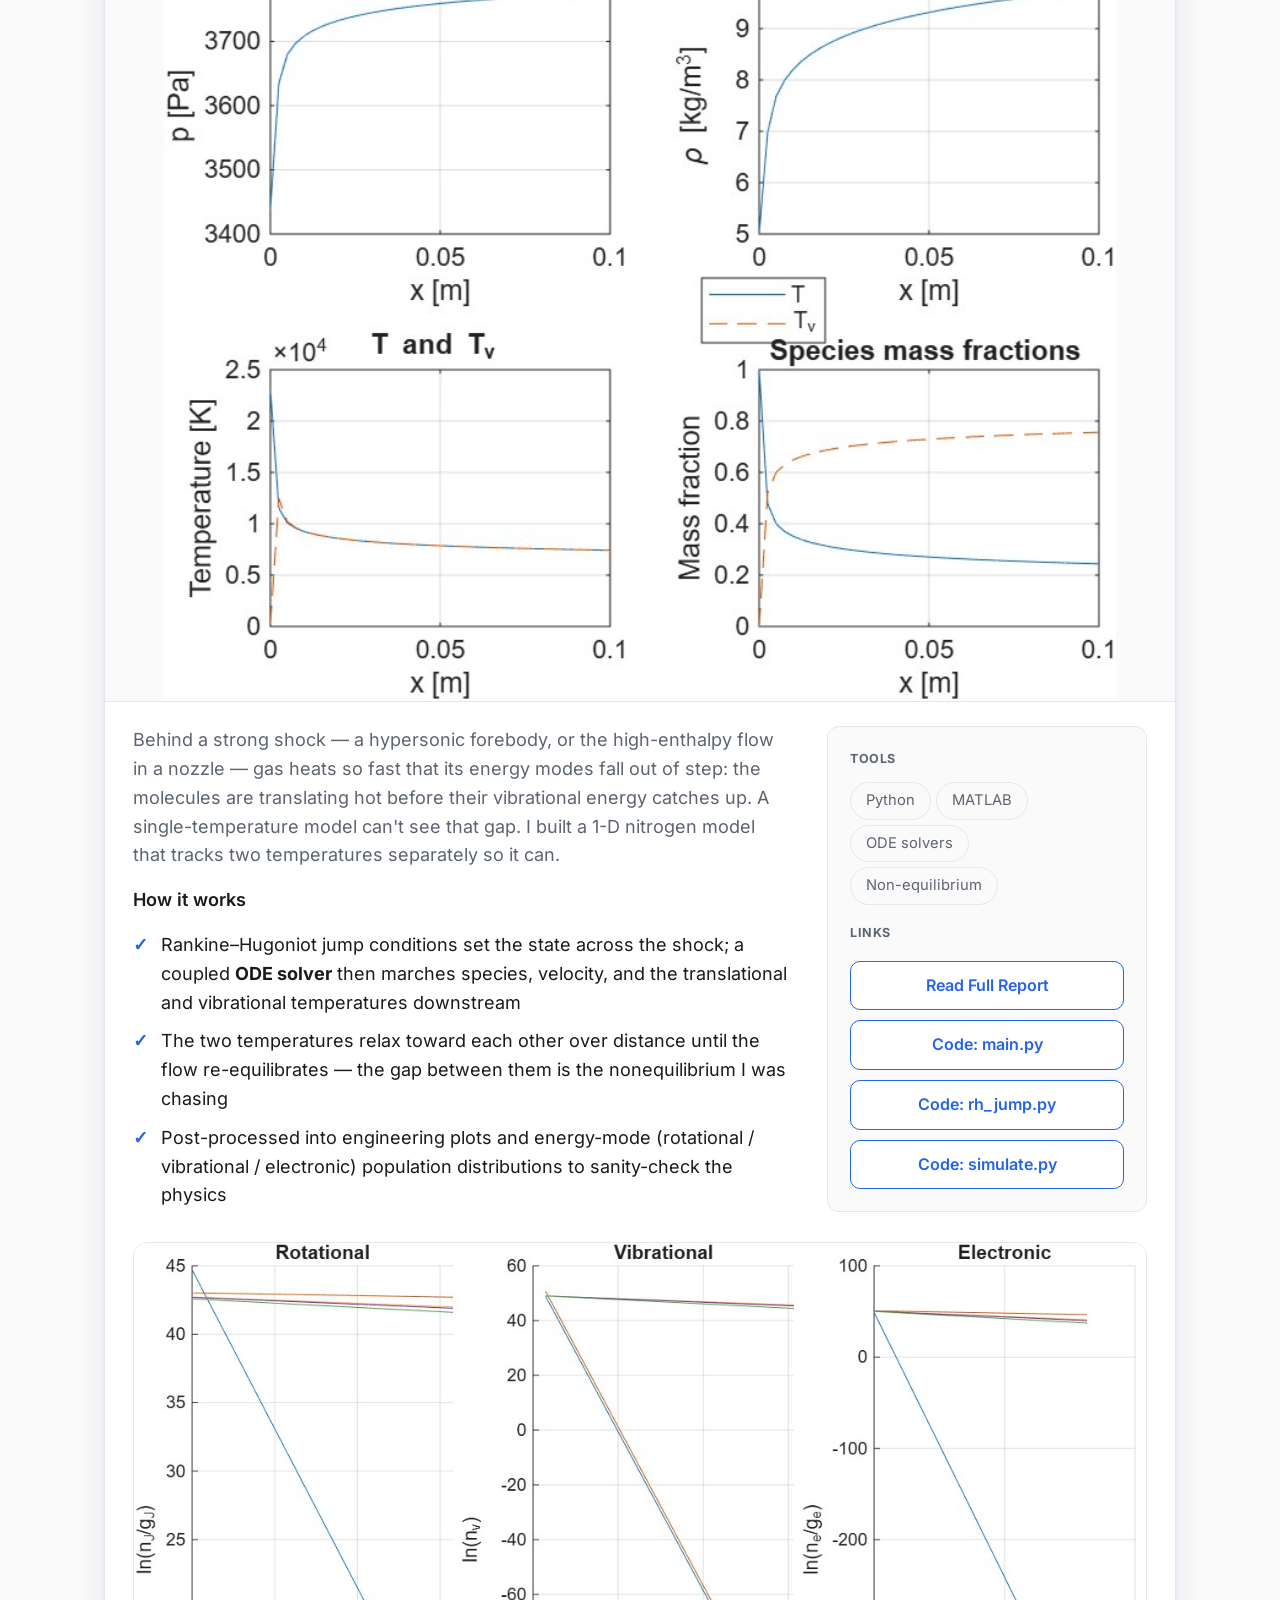
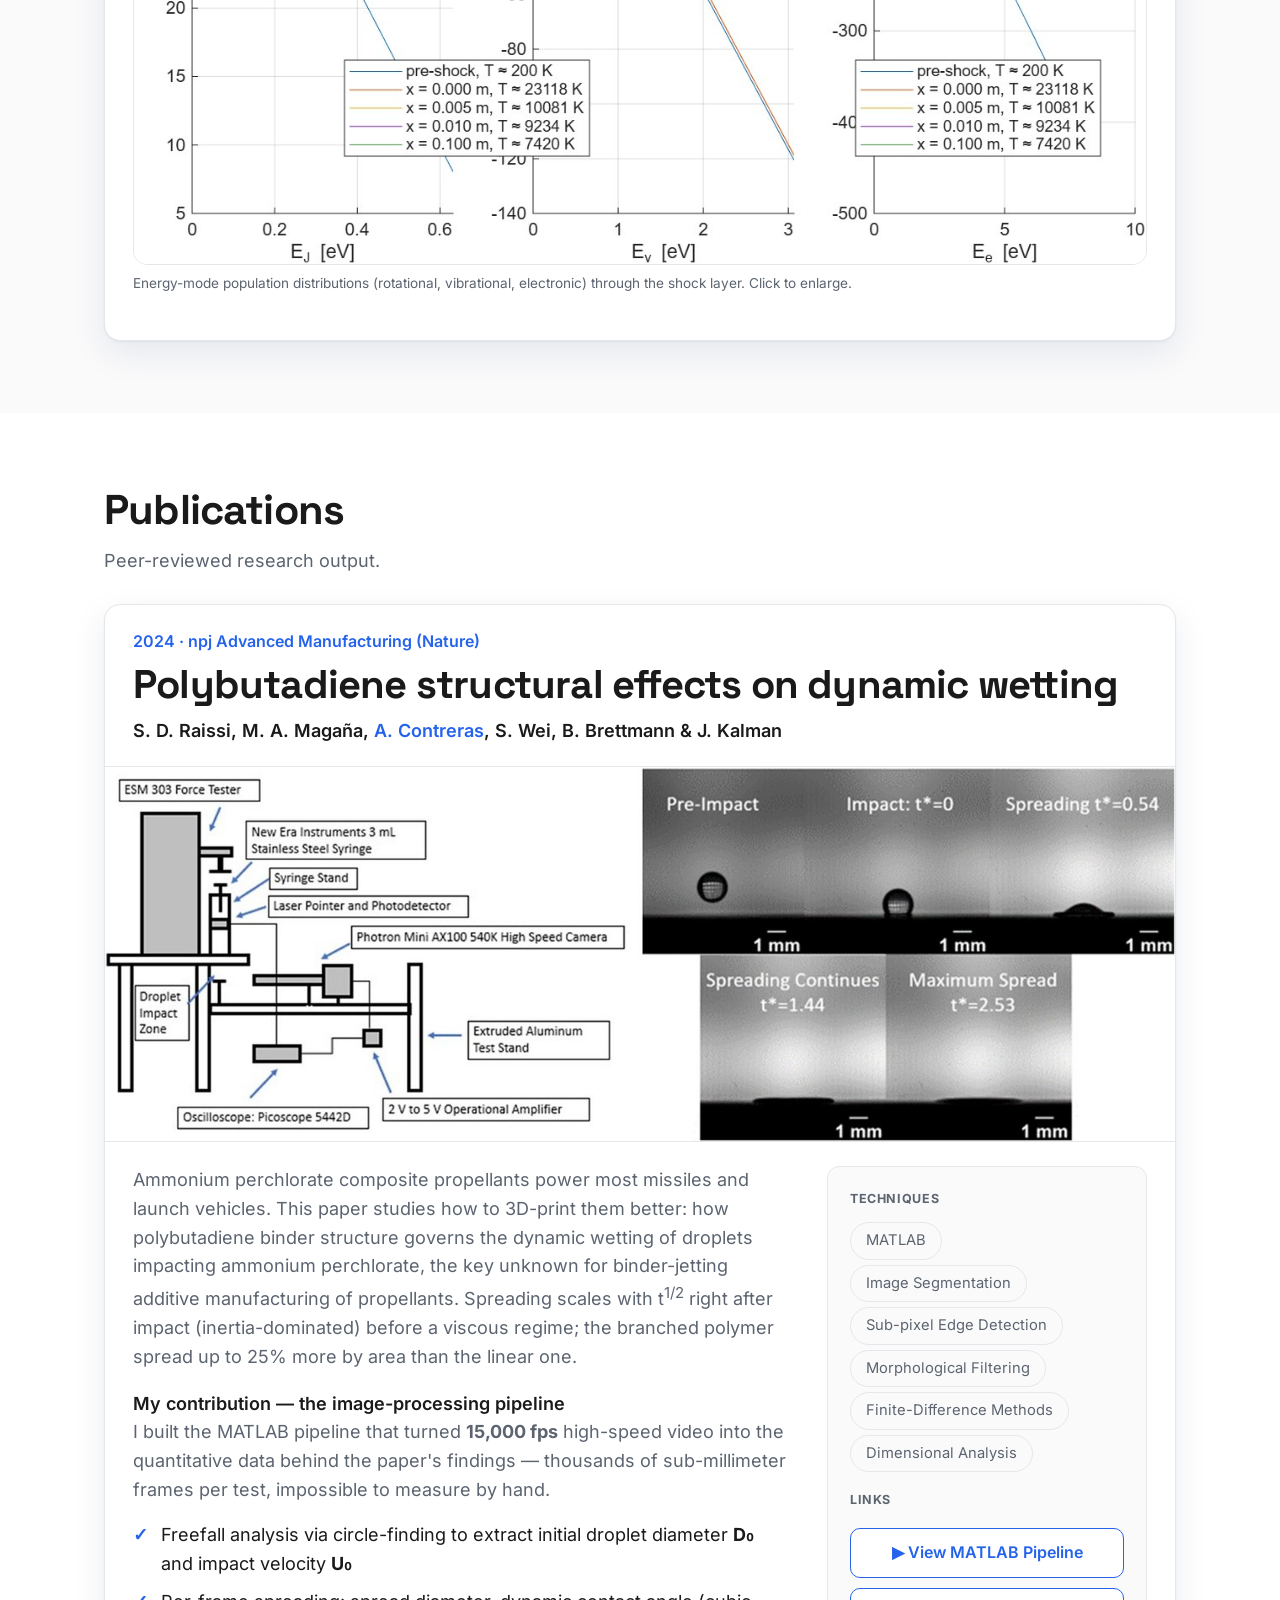
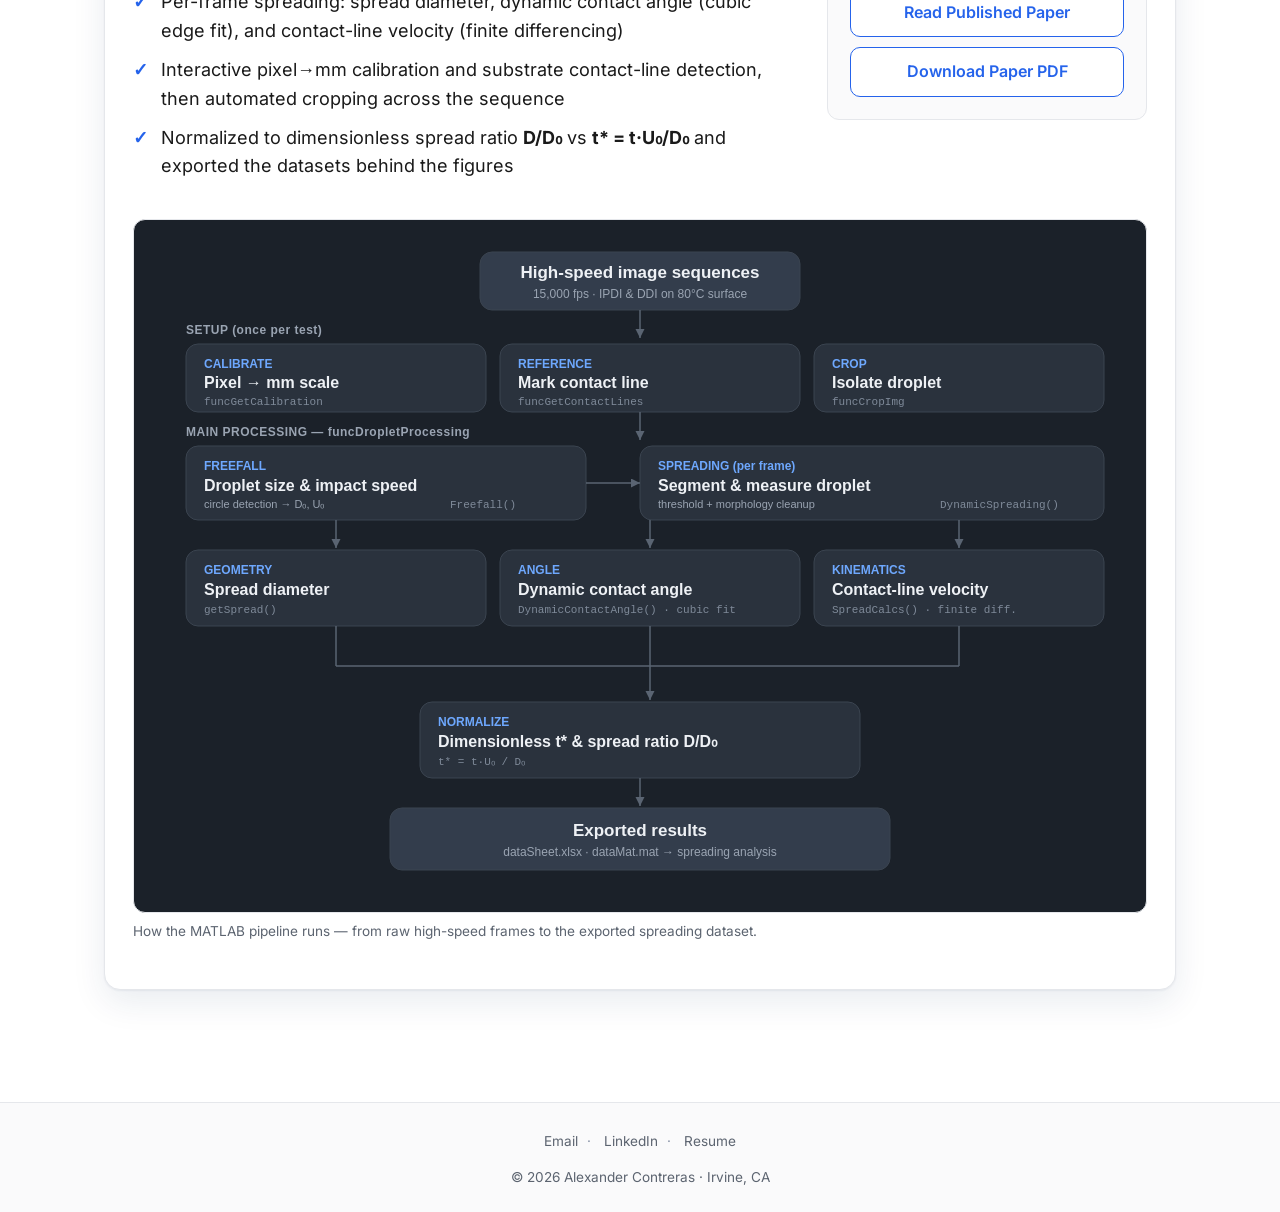
<file: experience.html>
<!DOCTYPE html>
<html lang="en">
<head>
<meta charset="UTF-8">
<meta name="viewport" content="width=device-width, initial-scale=1.0">
<title>Experience — Alexander Contreras</title>
<link rel="stylesheet" href="css/style.css?v=9">
</head>
<body>

<header class="site-header">
  <nav class="nav">
    <a href="index.html" class="brand">Alexander Contreras</a>
    <button class="nav-toggle" aria-label="Menu" onclick="document.getElementById('navlinks').classList.toggle('open')">☰</button>
    <ul class="nav-links" id="navlinks">
      <li><a href="index.html">Home</a></li>
      <li><a href="index.html#about">About</a></li>
      <li class="dropdown">
        <a href="experience.html" class="active">Experience</a>
        <div class="dropdown-menu">
          <a href="experience.html#research">Research</a>
          <a href="experience.html#projects">Projects</a>
          <a href="experience.html#publications">Publications</a>
        </div>
      </li>
      <li><a href="awards.html">Awards</a></li>
      <li><a href="contact.html">Contact</a></li>
    </ul>
  </nav>
</header>

<section class="section" style="padding-bottom:24px">
  <div class="container">
    <p class="eyebrow" style="color:var(--accent);font-weight:600">EXPERIENCE</p>
    <h1>Experience</h1>
    <p class="lead muted" style="margin-top:10px">
      Research, hands-on projects, and peer-reviewed work — jump to a section:
    </p>
  </div>
</section>

<nav class="jumpnav">
  <div class="container">
    <a href="#research">Research</a>
    <a href="#projects">Projects</a>
    <a href="#publications">Publications</a>
  </div>
</nav>

<!-- ================= RESEARCH ================= -->
<section class="section exp-section" id="research">
  <div class="container">
    <h2 class="section-title">Research</h2>
    <p class="muted" style="margin-bottom:28px">Experimental and computational research in combustion, soft matter, and high-temperature flows.</p>

    <!-- UCI graduate research -->
    <div class="pcard">
      <div class="pcard-head">
        <div class="headmeta">June 2026 – Present · UC Irvine</div>
        <h2 class="big-title">Graduate Researcher — High-Temperature Flow Modeling</h2>
        <div class="headline">M.S. thesis research · propulsion-relevant nonequilibrium flows</div>
      </div>
      <div class="pcard-body" style="border-top:1px solid var(--line)">
        <div class="pcard-cols">
          <div class="pcard-main">
            <p>
              I study nonequilibrium post-shock flows, which means running the same analysis across dozens
              of conditions. I'm building the workflow that runs those cases and keeps the results
              consistent, so differences between cases reflect the physics and not run-to-run noise.
            </p>
            <p style="font-weight:600;color:var(--ink);margin-top:16px">What I built</p>
            <ul class="wins">
              <li>Scripted the whole loop in <b>Python</b> on <b>Linux</b> — case generation, batch execution, output parsing — so a full parameter sweep runs unattended (<b>~60%</b> less turnaround across <b>50+</b> cases)</li>
              <li>Tracked down the run failures that quietly corrupt sweeps and pinned the post-processing to fixed metrics, so re-runs hold <b>&lt;2%</b> variation and cross-case comparisons stay apples-to-apples</li>
              <li>The two-temperature shock-layer model came out of this line of work</li>
            </ul>
          </div>
          <aside class="pcard-side">
            <div class="tools-wrap" style="margin-bottom:0">
              <h4>Tools</h4>
              <span class="tag">Python</span><span class="tag">Linux</span><span class="tag">Non-equilibrium flows</span>
            </div>
          </aside>
        </div>
      </div>
    </div>

    <!-- NSF combustion → publication -->
    <div class="pcard">
      <div class="pcard-head">
        <div class="headmeta">Jun 2021 – May 2024 · CSU Long Beach</div>
        <h2 class="big-title">NSF Researcher — Space &amp; Combustion Lab</h2>
        <div class="headline">Undergraduate Researcher · NSF CSU-LSAMP · PI: Dr. Joseph Kalman</div>
        <div class="headline pub">Co-author · npj Advanced Manufacturing (2024)</div>
        <div class="headline pub">Paper: Polybutadiene structural effects on dynamic wetting</div>
      </div>
      <a href="assets/img/wetting-highspeed.jpg" target="_blank" rel="noopener">
        <img class="pcard-hero clickable" src="assets/img/wetting-highspeed.jpg" alt="Droplet-impact test rig and high-speed spreading sequence" style="max-height:760px;object-fit:contain">
      </a>
      <div class="pcard-body">
        <div class="pcard-cols">
          <div class="pcard-main">
            <p>
              I joined Dr. Kalman's Space &amp; Combustion Lab in my first year as an NSF CSU-LSAMP
              undergraduate researcher, studying how non-Newtonian binder fluids spread under oscillatory
              forcing. Over three years, that first-year mini-project grew into the co-authored paper above —
              how polybutadiene binders wet ammonium perchlorate, the physics behind 3D-printing solid
              rocket propellant. I ran the experiments and built the MATLAB pipeline behind its data.
            </p>
            <ul class="wins">
              <li>Ran the benchtop droplet-impact experiments and high-speed imaging (<b>15,000 fps</b>), following standardized procedures and keeping QC records so the data actually repeated run to run</li>
              <li>Built the <b>MATLAB</b> image-processing pipeline that turned <b>100+</b> raw videos into the quantitative spreading data behind the paper (<b>~50%</b> less processing time)</li>
            </ul>
            <p class="subhead">
              <span class="subhead-eyebrow">Early project</span>
              2022 Week of RSCA <span class="subhead-note">— where it started</span>
            </p>
            <p>
              Before the paper, this was my first-year LSAMP research project — non-Newtonian binder fluids
              under oscillatory forcing — which I presented at the 2022 Week of RSCA. It's the foundation the
              publication grew from.
            </p>
          </div>
          <aside class="pcard-side">
            <div class="tools-wrap">
              <h4>Tools</h4>
              <span class="tag">MATLAB</span><span class="tag">High-speed imaging</span><span class="tag">Image Processing</span><span class="tag">Combustion</span>
            </div>
            <div class="links-col">
              <h4>Links</h4>
              <a class="btn-link" href="#publications">See Pipeline Breakdown</a>
              <a class="btn-link" href="https://doi.org/10.1038/s44334-024-00007-8" target="_blank" rel="noopener">Read Published Paper</a>
              <a class="btn-link" href="assets/files/dynamic-wetting-paper.pdf" target="_blank" rel="noopener">Download Paper PDF</a>
              <a class="btn-link" href="assets/files/rsca-poster.pdf" target="_blank" rel="noopener">View RSCA Poster</a>
            </div>
          </aside>
        </div>
        <div class="support">
          <figure class="figure">
            <a href="assets/img/rsca-poster-full.jpg" target="_blank" rel="noopener">
              <img src="assets/img/rsca-poster-full.jpg" alt="RSCA research poster — non-Newtonian fluids under oscillatory forcing">
            </a>
            <figcaption>My 2022 Week of RSCA poster (non-Newtonian fluids under oscillatory forcing). Click to enlarge.</figcaption>
          </figure>
        </div>
      </div>
    </div>

    <!-- Berkeley -->
    <div class="pcard">
      <div class="pcard-head">
        <div class="headmeta">Jun 2022 – Jul 2022 · UC Berkeley</div>
        <h2 class="big-title">Inclusive Excellence Researcher — Structural Color</h2>
        <div class="headline">Summer research fellow · self-assembling nanoparticles at fluid interfaces</div>
      </div>
      <a href="assets/img/berkeley-color.jpg" target="_blank" rel="noopener">
        <img class="pcard-hero clickable" src="assets/img/berkeley-color.jpg" alt="SEM images of colloidal particles and the resulting structural-color swatches" style="max-height:720px;object-fit:contain">
      </a>
      <div class="pcard-body">
        <div class="pcard-cols">
          <div class="pcard-main">
            <p>
              Structural color is color made by geometry instead of pigment — pack tiny particles at just the
              right spacing and they reflect a specific wavelength. My summer project was learning to control
              that spacing by tuning the volume fraction of colloidal droplets.
            </p>
            <p style="font-weight:600;color:var(--ink);margin-top:16px">What I did</p>
            <ul class="wins">
              <li>Built <b>double-emulsion</b> setups (DI-water / ETPTA / DI-water) to self-assemble the particles into droplets</li>
              <li>Measured droplet size and volume fraction from microscopy in <b>MATLAB</b>, and prototyped microfluidic devices in <b>SolidWorks</b> for steadier, leak-resistant flow</li>
              <li>Presented the results to <b>50+</b> attendees at the Berkeley 2022 Summer Symposium</li>
            </ul>
          </div>
          <aside class="pcard-side">
            <div class="tools-wrap">
              <h4>Tools</h4>
              <span class="tag">MATLAB</span><span class="tag">SolidWorks</span><span class="tag">Microfluidics</span>
            </div>
            <div class="links-col">
              <h4>Links</h4>
              <a class="btn-link" href="assets/files/berkeley-presentation.pdf" target="_blank" rel="noopener">View Presentation</a>
            </div>
          </aside>
        </div>
        <div class="support">
          <figure class="figure">
            <a href="assets/img/berkeley-emulsion.jpg" target="_blank" rel="noopener">
              <img src="assets/img/berkeley-emulsion.jpg" alt="Labeled double-emulsion microfluidic setup with inner, middle, and continuous phases">
            </a>
            <figcaption>Double-emulsion setup — inner phase (DI water), middle phase (ETPTA), and continuous phase. Click to enlarge.</figcaption>
          </figure>
        </div>
      </div>
    </div>
  </div>
</section>

<!-- ================= PROJECTS ================= -->
<section class="section section--soft exp-section" id="projects">
  <div class="container">
    <h2 class="section-title">Projects</h2>
    <p class="muted" style="margin-bottom:28px">Hands-on engineering — the actual designs, models, and results.</p>

    <!-- Lunar Rover -->
    <div class="pcard">
      <div class="pcard-head">
        <div class="headmeta">Aug 2023 – May 2024 · CSULB Senior Design (Team Auger)</div>
        <h2 class="big-title">Lunar Rover — Thermal Control System</h2>
        <div class="headline">Project Manager &amp; Thermal Systems Lead · 7-person team</div>
      </div>
      <a href="assets/img/rover-external.jpg" target="_blank" rel="noopener">
        <img class="pcard-hero clickable" src="assets/img/rover-external.jpg" alt="SolidWorks external view of the lunar rover with labeled subsystems">
      </a>
      <div class="pcard-body">
        <div class="support" style="margin-top:0">
          <figure class="figure">
            <a href="assets/img/radiator-design.jpg" target="_blank" rel="noopener">
              <img src="assets/img/radiator-design.jpg" alt="SolidWorks radiator panel design with dimensions">
            </a>
            <figcaption>Radiator panel design (SolidWorks), sized for the required heat-rejection area. Click to enlarge.</figcaption>
          </figure>
          <figure class="figure">
            <a href="assets/img/thermal-design.jpg" target="_blank" rel="noopener">
              <img src="assets/img/thermal-design.jpg" alt="Thermal system overview on the rover">
            </a>
            <figcaption>Thermal-control layout — RHU heat source, main + back radiators, and the flexible heat-pipe loop. Click to enlarge.</figcaption>
          </figure>
        </div>
        <div class="pcard-cols">
          <div class="pcard-main">
            <p>
              Our rover had to operate inside a permanently-shadowed lunar crater — no sunlight for warmth,
              surface temperatures from −205 °C to 100 °C, and avionics that had to stay inside a survivable
              band for the whole mission. I led the thermal design that kept them there, and managed the
              7-person team through all four design reviews.
            </p>
            <p style="font-weight:600;color:var(--ink);margin-top:16px">How I approached it</p>
            <ul class="wins">
              <li>With no sun, the problem flips from <em>collecting</em> heat to <em>managing</em> it — I built the design around a radioisotope heater unit (RHU) as a steady source and sized everything to reject the excess</li>
              <li>Designed the radiator panels in <b>SolidWorks</b>, iterating the geometry to ~22 ft² so heat-flux density dropped <b>~59%</b> — the margin needed to hold the survival band</li>
              <li>A flexible heat-pipe loop (FHPL) with a thermal switch moves waste heat from the electronics box to the radiators only when needed, so the box doesn't overcool in the cold case</li>
              <li>Wrote the thermal-balance / vacuum test plan to prove it out, and used mass/power/cost trade studies to steer the design — which also cut estimated project cost <b>~35%</b></li>
            </ul>
          </div>
          <aside class="pcard-side">
            <div class="tools-wrap">
              <h4>Tools</h4>
              <span class="tag">SolidWorks</span><span class="tag">Thermal Design</span><span class="tag">Systems Eng.</span><span class="tag">V&amp;V</span>
            </div>
            <div class="links-col">
              <h4>Links</h4>
              <a class="btn-link" href="assets/files/Alex_Contreras_LunarRover_CDR_Slides.pdf" target="_blank" rel="noopener">▶ My CDR Slides (29)</a>
              <a class="btn-link" href="assets/files/lunar-rover-CDR.pdf" target="_blank" rel="noopener">Full CDR</a>
              <a class="btn-link" href="assets/files/lunar-rover-PDR.pdf" target="_blank" rel="noopener">PDR</a>
              <a class="btn-link" href="assets/files/lunar-rover-IandT.pdf" target="_blank" rel="noopener">Integration &amp; Test</a>
              <a class="btn-link" href="assets/files/lunar-rover-Proposal.pdf" target="_blank" rel="noopener">Proposal · SRR · SOW</a>
            </div>
          </aside>
        </div>
      </div>
    </div>

    <!-- Shock modeling -->
    <div class="pcard">
      <div class="pcard-head">
        <div class="headmeta">Dec 2025 · UC Irvine</div>
        <h2 class="big-title">Thermochemical Nonequilibrium Shock Modeling</h2>
        <div class="headline">Solo project · MATLAB / Python</div>
      </div>
      <a href="assets/img/shock-relaxation.jpg" target="_blank" rel="noopener">
        <img class="pcard-hero clickable" src="assets/img/shock-relaxation.jpg" alt="Post-shock relaxation plots" style="max-height:760px;object-fit:contain">
      </a>
      <div class="pcard-body">
        <div class="pcard-cols">
          <div class="pcard-main">
            <p>
              Behind a strong shock — a hypersonic forebody, or the high-enthalpy flow in a nozzle — gas heats
              so fast that its energy modes fall out of step: the molecules are translating hot before their
              vibrational energy catches up. A single-temperature model can't see that gap. I built a 1-D
              nitrogen model that tracks two temperatures separately so it can.
            </p>
            <p style="font-weight:600;color:var(--ink);margin-top:16px">How it works</p>
            <ul class="wins">
              <li>Rankine–Hugoniot jump conditions set the state across the shock; a coupled <b>ODE solver</b> then marches species, velocity, and the translational and vibrational temperatures downstream</li>
              <li>The two temperatures relax toward each other over distance until the flow re-equilibrates — the gap between them is the nonequilibrium I was chasing</li>
              <li>Post-processed into engineering plots and energy-mode (rotational / vibrational / electronic) population distributions to sanity-check the physics</li>
            </ul>
          </div>
          <aside class="pcard-side">
            <div class="tools-wrap">
              <h4>Tools</h4>
              <span class="tag">Python</span><span class="tag">MATLAB</span><span class="tag">ODE solvers</span><span class="tag">Non-equilibrium</span>
            </div>
            <div class="links-col">
              <h4>Links</h4>
              <a class="btn-link" href="assets/files/shock-modeling-report.pdf" target="_blank" rel="noopener">Read Full Report</a>
              <a class="btn-link" href="assets/files/shock-code/main.py" target="_blank" rel="noopener">Code: main.py</a>
              <a class="btn-link" href="assets/files/shock-code/rh_jump.py" target="_blank" rel="noopener">Code: rh_jump.py</a>
              <a class="btn-link" href="assets/files/shock-code/simulate.py" target="_blank" rel="noopener">Code: simulate.py</a>
            </div>
          </aside>
        </div>
        <div class="support">
          <figure class="figure">
            <a href="assets/img/shock-energy-modes.jpg" target="_blank" rel="noopener">
              <img src="assets/img/shock-energy-modes.jpg" alt="Rotational, vibrational, and electronic energy-mode distributions">
            </a>
            <figcaption>Energy-mode population distributions (rotational, vibrational, electronic) through the shock layer. Click to enlarge.</figcaption>
          </figure>
        </div>
      </div>
    </div>
  </div>
</section>

<!-- ================= PUBLICATIONS ================= -->
<section class="section exp-section" id="publications">
  <div class="container">
    <h2 class="section-title">Publications</h2>
    <p class="muted" style="margin-bottom:28px">Peer-reviewed research output.</p>

    <div class="pcard">
      <div class="pcard-head">
        <div class="headmeta">2024 · npj Advanced Manufacturing (Nature)</div>
        <h2 class="big-title">Polybutadiene structural effects on dynamic wetting</h2>
        <div class="headline">S. D. Raissi, M. A. Magaña, <span style="color:var(--accent)">A. Contreras</span>, S. Wei, B. Brettmann &amp; J. Kalman</div>
      </div>
      <a href="assets/img/wetting-highspeed.jpg" target="_blank" rel="noopener">
        <img class="pcard-hero clickable" src="assets/img/wetting-highspeed.jpg" alt="Droplet-impact test rig and high-speed spreading sequence from the paper" style="max-height:720px;object-fit:contain">
      </a>
      <div class="pcard-body">
        <div class="pcard-cols">
          <div class="pcard-main">
            <p>
              Ammonium perchlorate composite propellants power most missiles and launch vehicles. This
              paper studies how to 3D-print them better: how polybutadiene binder structure governs the
              dynamic wetting of droplets impacting ammonium perchlorate, the key unknown for binder-jetting
              additive manufacturing of propellants. Spreading scales with t<sup>1/2</sup> right after
              impact (inertia-dominated) before a viscous regime; the branched polymer spread up to 25%
              more by area than the linear one.
            </p>
            <p style="font-weight:600;color:var(--ink);margin-top:18px">My contribution — the image-processing pipeline</p>
            <p>
              I built the MATLAB pipeline that turned <b>15,000 fps</b> high-speed video into the
              quantitative data behind the paper's findings — thousands of sub-millimeter frames per test,
              impossible to measure by hand.
            </p>
            <ul class="wins">
              <li>Freefall analysis via circle-finding to extract initial droplet diameter <b>D₀</b> and impact velocity <b>U₀</b></li>
              <li>Per-frame spreading: spread diameter, dynamic contact angle (cubic edge fit), and contact-line velocity (finite differencing)</li>
              <li>Interactive pixel→mm calibration and substrate contact-line detection, then automated cropping across the sequence</li>
              <li>Normalized to dimensionless spread ratio <b>D/D₀</b> vs <b>t* = t·U₀/D₀</b> and exported the datasets behind the figures</li>
            </ul>
          </div>
          <aside class="pcard-side">
            <div class="tools-wrap">
              <h4>Techniques</h4>
              <span class="tag">MATLAB</span><span class="tag">Image Segmentation</span><span class="tag">Sub-pixel Edge Detection</span><span class="tag">Morphological Filtering</span><span class="tag">Finite-Difference Methods</span><span class="tag">Dimensional Analysis</span>
            </div>
            <div class="links-col">
              <h4>Links</h4>
              <a class="btn-link" href="assets/files/matlab-wetting-pipeline-code.pdf" target="_blank" rel="noopener">▶ View MATLAB Pipeline</a>
              <a class="btn-link" href="https://doi.org/10.1038/s44334-024-00007-8" target="_blank" rel="noopener">Read Published Paper</a>
              <a class="btn-link" href="assets/files/dynamic-wetting-paper.pdf" target="_blank" rel="noopener">Download Paper PDF</a>
            </div>
          </aside>
        </div>
        <div class="support" style="margin-top:28px">
          <figure class="figure">
            <div style="background:#1b2129;border:1px solid var(--line);border-radius:12px;padding:16px">
              <svg viewBox="0 0 980 660" xmlns="http://www.w3.org/2000/svg" style="width:100%;height:auto;display:block" font-family="-apple-system,BlinkMacSystemFont,'Segoe UI',Roboto,sans-serif">
                <defs>
                  <marker id="ah" markerWidth="9" markerHeight="9" refX="6" refY="3" orient="auto"><path d="M0,0 L6,3 L0,6 Z" fill="#5a6472"/></marker>
                </defs>
                <!-- top -->
                <rect x="330" y="16" width="320" height="58" rx="12" fill="#333d4c" stroke="#3b4450"/>
                <text x="490" y="42" text-anchor="middle" fill="#eef1f5" font-size="17" font-weight="700">High-speed image sequences</text>
                <text x="490" y="62" text-anchor="middle" fill="#9aa4b2" font-size="12">15,000 fps · IPDI &amp; DDI on 80°C surface</text>
                <line x1="490" y1="74" x2="490" y2="102" stroke="#5a6472" stroke-width="1.5" marker-end="url(#ah)"/>
                <!-- SETUP -->
                <text x="36" y="98" fill="#9aa4b2" font-size="12" font-weight="700" letter-spacing="0.5">SETUP (once per test)</text>
                <g>
                  <rect x="36" y="108" width="300" height="68" rx="12" fill="#2a323d" stroke="#3b4450"/>
                  <text x="54" y="132" fill="#6ea8fe" font-size="12" font-weight="700">CALIBRATE</text>
                  <text x="54" y="152" fill="#eef1f5" font-size="16" font-weight="700">Pixel → mm scale</text>
                  <text x="54" y="169" fill="#7f8a99" font-size="11" font-family="ui-monospace,Consolas,monospace">funcGetCalibration</text>
                  <rect x="350" y="108" width="300" height="68" rx="12" fill="#2a323d" stroke="#3b4450"/>
                  <text x="368" y="132" fill="#6ea8fe" font-size="12" font-weight="700">REFERENCE</text>
                  <text x="368" y="152" fill="#eef1f5" font-size="16" font-weight="700">Mark contact line</text>
                  <text x="368" y="169" fill="#7f8a99" font-size="11" font-family="ui-monospace,Consolas,monospace">funcGetContactLines</text>
                  <rect x="664" y="108" width="290" height="68" rx="12" fill="#2a323d" stroke="#3b4450"/>
                  <text x="682" y="132" fill="#6ea8fe" font-size="12" font-weight="700">CROP</text>
                  <text x="682" y="152" fill="#eef1f5" font-size="16" font-weight="700">Isolate droplet</text>
                  <text x="682" y="169" fill="#7f8a99" font-size="11" font-family="ui-monospace,Consolas,monospace">funcCropImg</text>
                </g>
                <line x1="490" y1="176" x2="490" y2="204" stroke="#5a6472" stroke-width="1.5" marker-end="url(#ah)"/>
                <!-- MAIN -->
                <text x="36" y="200" fill="#9aa4b2" font-size="12" font-weight="700" letter-spacing="0.5">MAIN PROCESSING — funcDropletProcessing</text>
                <rect x="36" y="210" width="400" height="74" rx="12" fill="#2a323d" stroke="#3b4450"/>
                <text x="54" y="234" fill="#6ea8fe" font-size="12" font-weight="700">FREEFALL</text>
                <text x="54" y="255" fill="#eef1f5" font-size="16" font-weight="700">Droplet size &amp; impact speed</text>
                <text x="54" y="272" fill="#9aa4b2" font-size="11">circle detection → D₀, U₀</text>
                <text x="300" y="272" fill="#7f8a99" font-size="11" font-family="ui-monospace,Consolas,monospace">Freefall()</text>
                <rect x="490" y="210" width="464" height="74" rx="12" fill="#2a323d" stroke="#3b4450"/>
                <text x="508" y="234" fill="#6ea8fe" font-size="12" font-weight="700">SPREADING (per frame)</text>
                <text x="508" y="255" fill="#eef1f5" font-size="16" font-weight="700">Segment &amp; measure droplet</text>
                <text x="508" y="272" fill="#9aa4b2" font-size="11">threshold + morphology cleanup</text>
                <text x="790" y="272" fill="#7f8a99" font-size="11" font-family="ui-monospace,Consolas,monospace">DynamicSpreading()</text>
                <line x1="436" y1="247" x2="490" y2="247" stroke="#5a6472" stroke-width="1.5" marker-end="url(#ah)"/>
                <!-- three -->
                <line x1="186" y1="284" x2="186" y2="312" stroke="#5a6472" stroke-width="1.5" marker-end="url(#ah)"/>
                <line x1="500" y1="284" x2="500" y2="312" stroke="#5a6472" stroke-width="1.5" marker-end="url(#ah)"/>
                <line x1="809" y1="284" x2="809" y2="312" stroke="#5a6472" stroke-width="1.5" marker-end="url(#ah)"/>
                <rect x="36" y="314" width="300" height="76" rx="12" fill="#2a323d" stroke="#3b4450"/>
                <text x="54" y="338" fill="#6ea8fe" font-size="12" font-weight="700">GEOMETRY</text>
                <text x="54" y="359" fill="#eef1f5" font-size="16" font-weight="700">Spread diameter</text>
                <text x="54" y="377" fill="#7f8a99" font-size="11" font-family="ui-monospace,Consolas,monospace">getSpread()</text>
                <rect x="350" y="314" width="300" height="76" rx="12" fill="#2a323d" stroke="#3b4450"/>
                <text x="368" y="338" fill="#6ea8fe" font-size="12" font-weight="700">ANGLE</text>
                <text x="368" y="359" fill="#eef1f5" font-size="16" font-weight="700">Dynamic contact angle</text>
                <text x="368" y="377" fill="#7f8a99" font-size="11" font-family="ui-monospace,Consolas,monospace">DynamicContactAngle() · cubic fit</text>
                <rect x="664" y="314" width="290" height="76" rx="12" fill="#2a323d" stroke="#3b4450"/>
                <text x="682" y="338" fill="#6ea8fe" font-size="12" font-weight="700">KINEMATICS</text>
                <text x="682" y="359" fill="#eef1f5" font-size="16" font-weight="700">Contact-line velocity</text>
                <text x="682" y="377" fill="#7f8a99" font-size="11" font-family="ui-monospace,Consolas,monospace">SpreadCalcs() · finite diff.</text>
                <!-- converge -->
                <line x1="186" y1="390" x2="186" y2="430" stroke="#5a6472" stroke-width="1.5"/>
                <line x1="809" y1="390" x2="809" y2="430" stroke="#5a6472" stroke-width="1.5"/>
                <line x1="186" y1="430" x2="809" y2="430" stroke="#5a6472" stroke-width="1.5"/>
                <line x1="500" y1="390" x2="500" y2="464" stroke="#5a6472" stroke-width="1.5" marker-end="url(#ah)"/>
                <!-- normalize -->
                <rect x="270" y="466" width="440" height="76" rx="12" fill="#2a323d" stroke="#3b4450"/>
                <text x="288" y="490" fill="#6ea8fe" font-size="12" font-weight="700">NORMALIZE</text>
                <text x="288" y="511" fill="#eef1f5" font-size="16" font-weight="700">Dimensionless t* &amp; spread ratio D/D₀</text>
                <text x="288" y="529" fill="#7f8a99" font-size="11" font-family="ui-monospace,Consolas,monospace">t* = t·U₀ / D₀</text>
                <line x1="490" y1="542" x2="490" y2="570" stroke="#5a6472" stroke-width="1.5" marker-end="url(#ah)"/>
                <!-- exported -->
                <rect x="240" y="572" width="500" height="62" rx="12" fill="#333d4c" stroke="#3b4450"/>
                <text x="490" y="600" text-anchor="middle" fill="#eef1f5" font-size="17" font-weight="700">Exported results</text>
                <text x="490" y="620" text-anchor="middle" fill="#9aa4b2" font-size="12">dataSheet.xlsx · dataMat.mat → spreading analysis</text>
              </svg>
            </div>
            <figcaption>How the MATLAB pipeline runs — from raw high-speed frames to the exported spreading dataset.</figcaption>
          </figure>
        </div>
      </div>
    </div>
  </div>
</section>

<footer class="site-footer">
  <div class="container">
    <div>
      <a href="mailto:contre14@uci.edu">Email</a>·
      <a href="https://www.linkedin.com/in/alex-contreras-ac" target="_blank" rel="noopener">LinkedIn</a>·
      <a href="assets/files/Alex_Contreras_Resume.pdf">Resume</a>
    </div>
    <p style="margin-top:10px">© <span id="yr"></span> Alexander Contreras · Irvine, CA</p>
  </div>
</footer>
<script>
  document.getElementById('yr').textContent=new Date().getFullYear();
  function scrollToHash(){ if(location.hash){ var el=document.querySelector(location.hash); if(el) el.scrollIntoView(); } }
  window.addEventListener('load', function(){ setTimeout(scrollToHash, 60); });
</script>
</body>
</html>
</file>
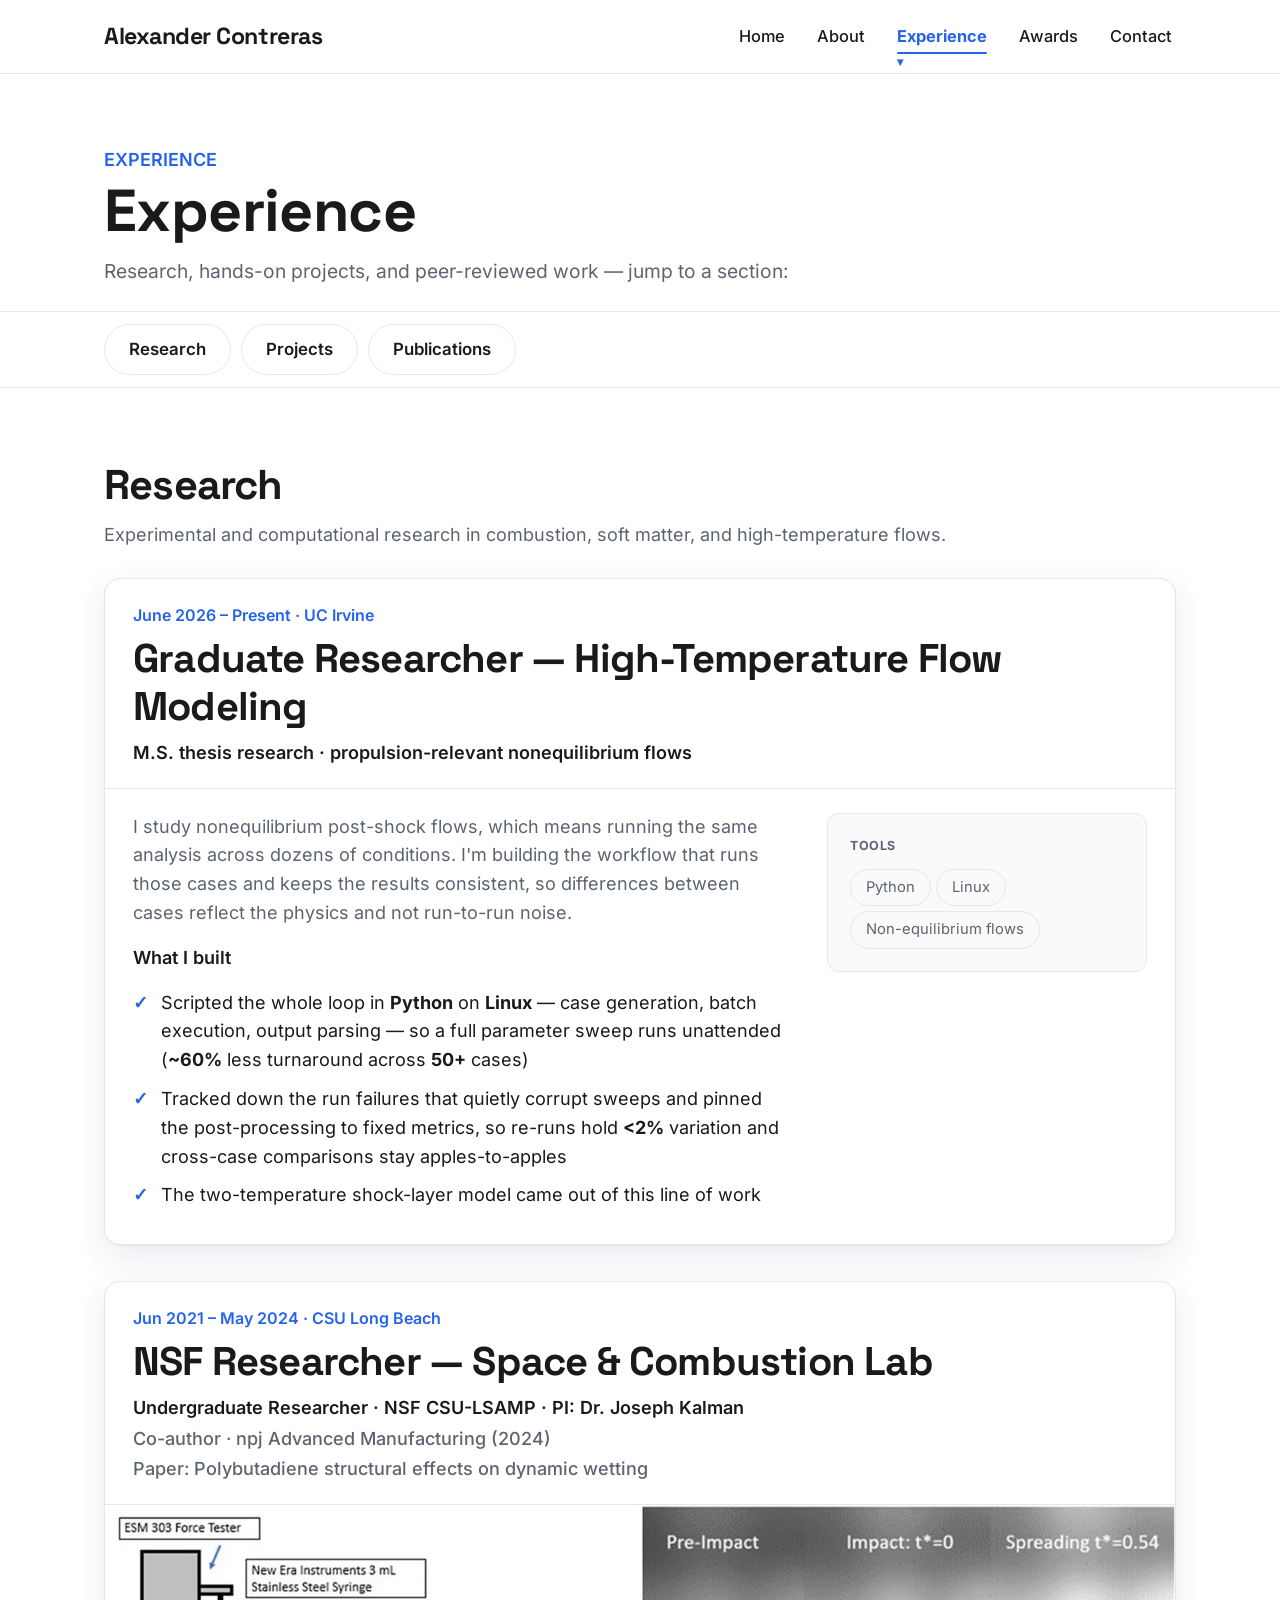
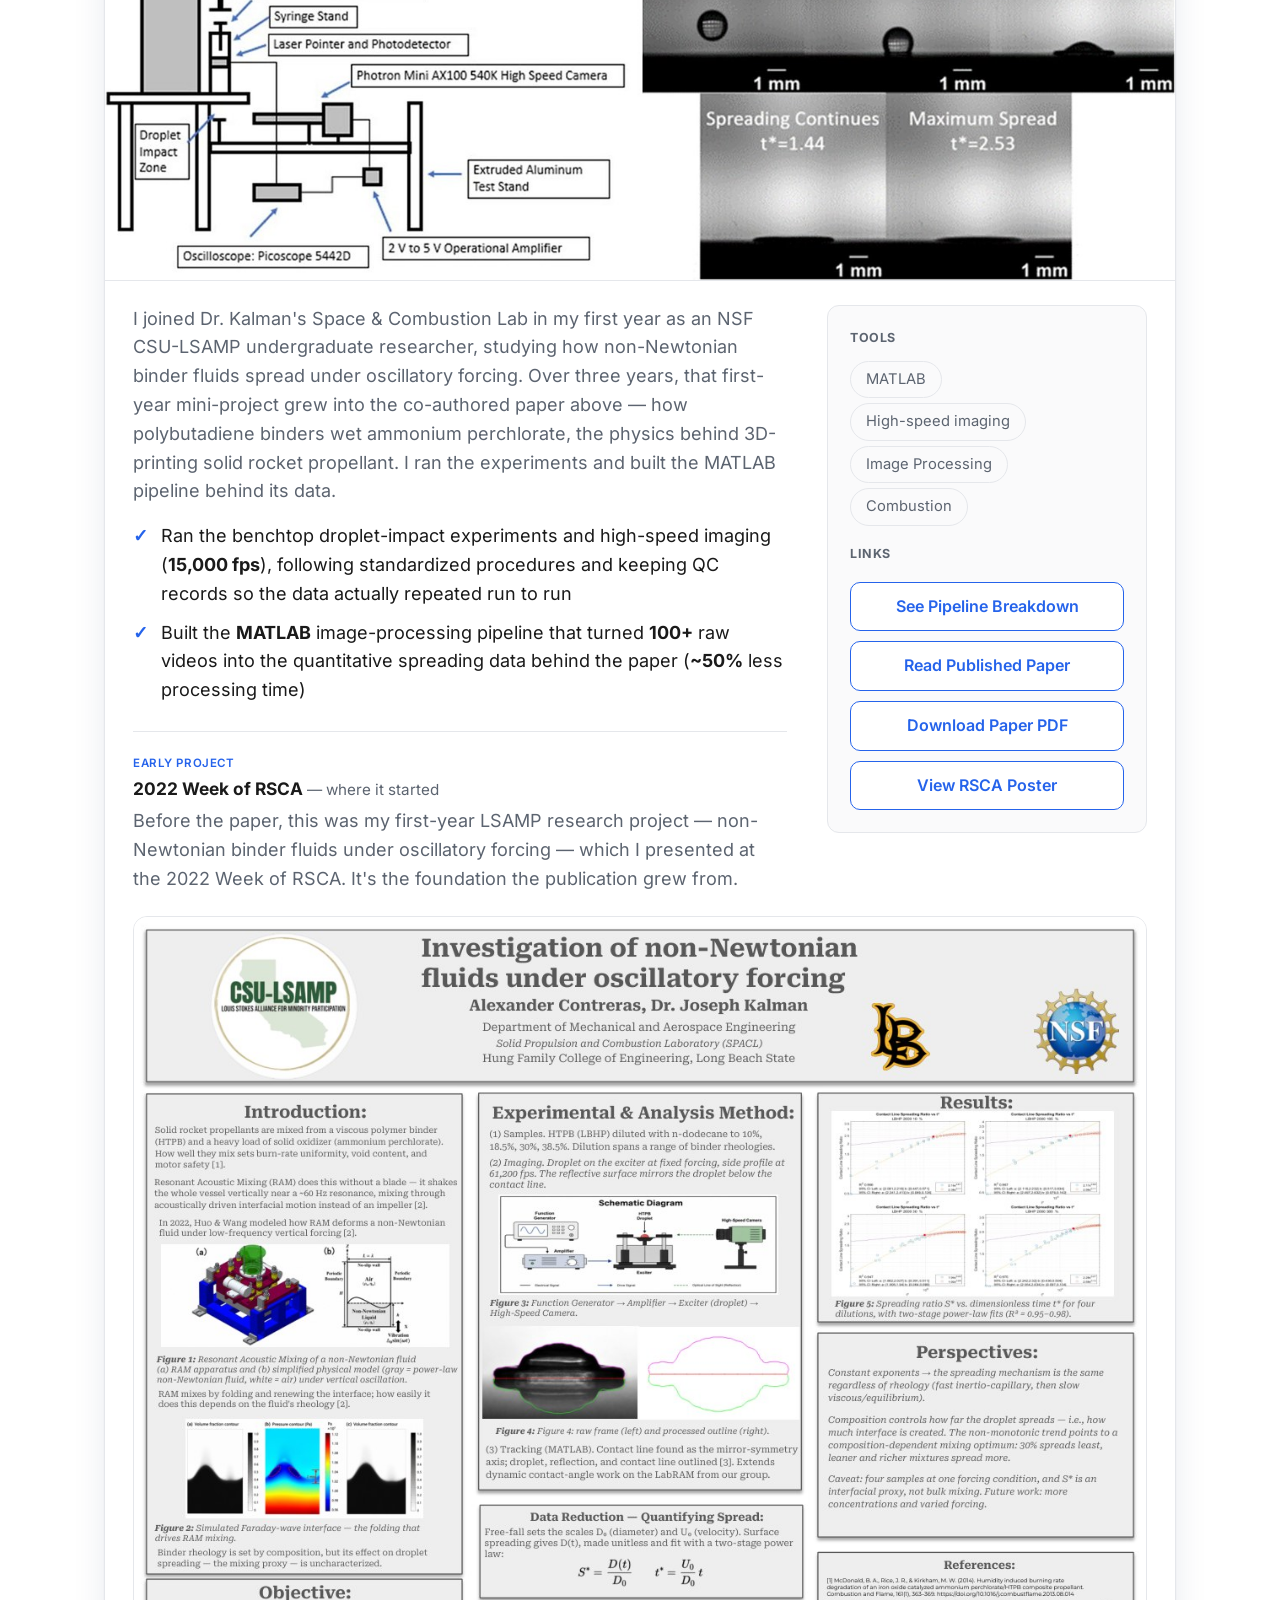
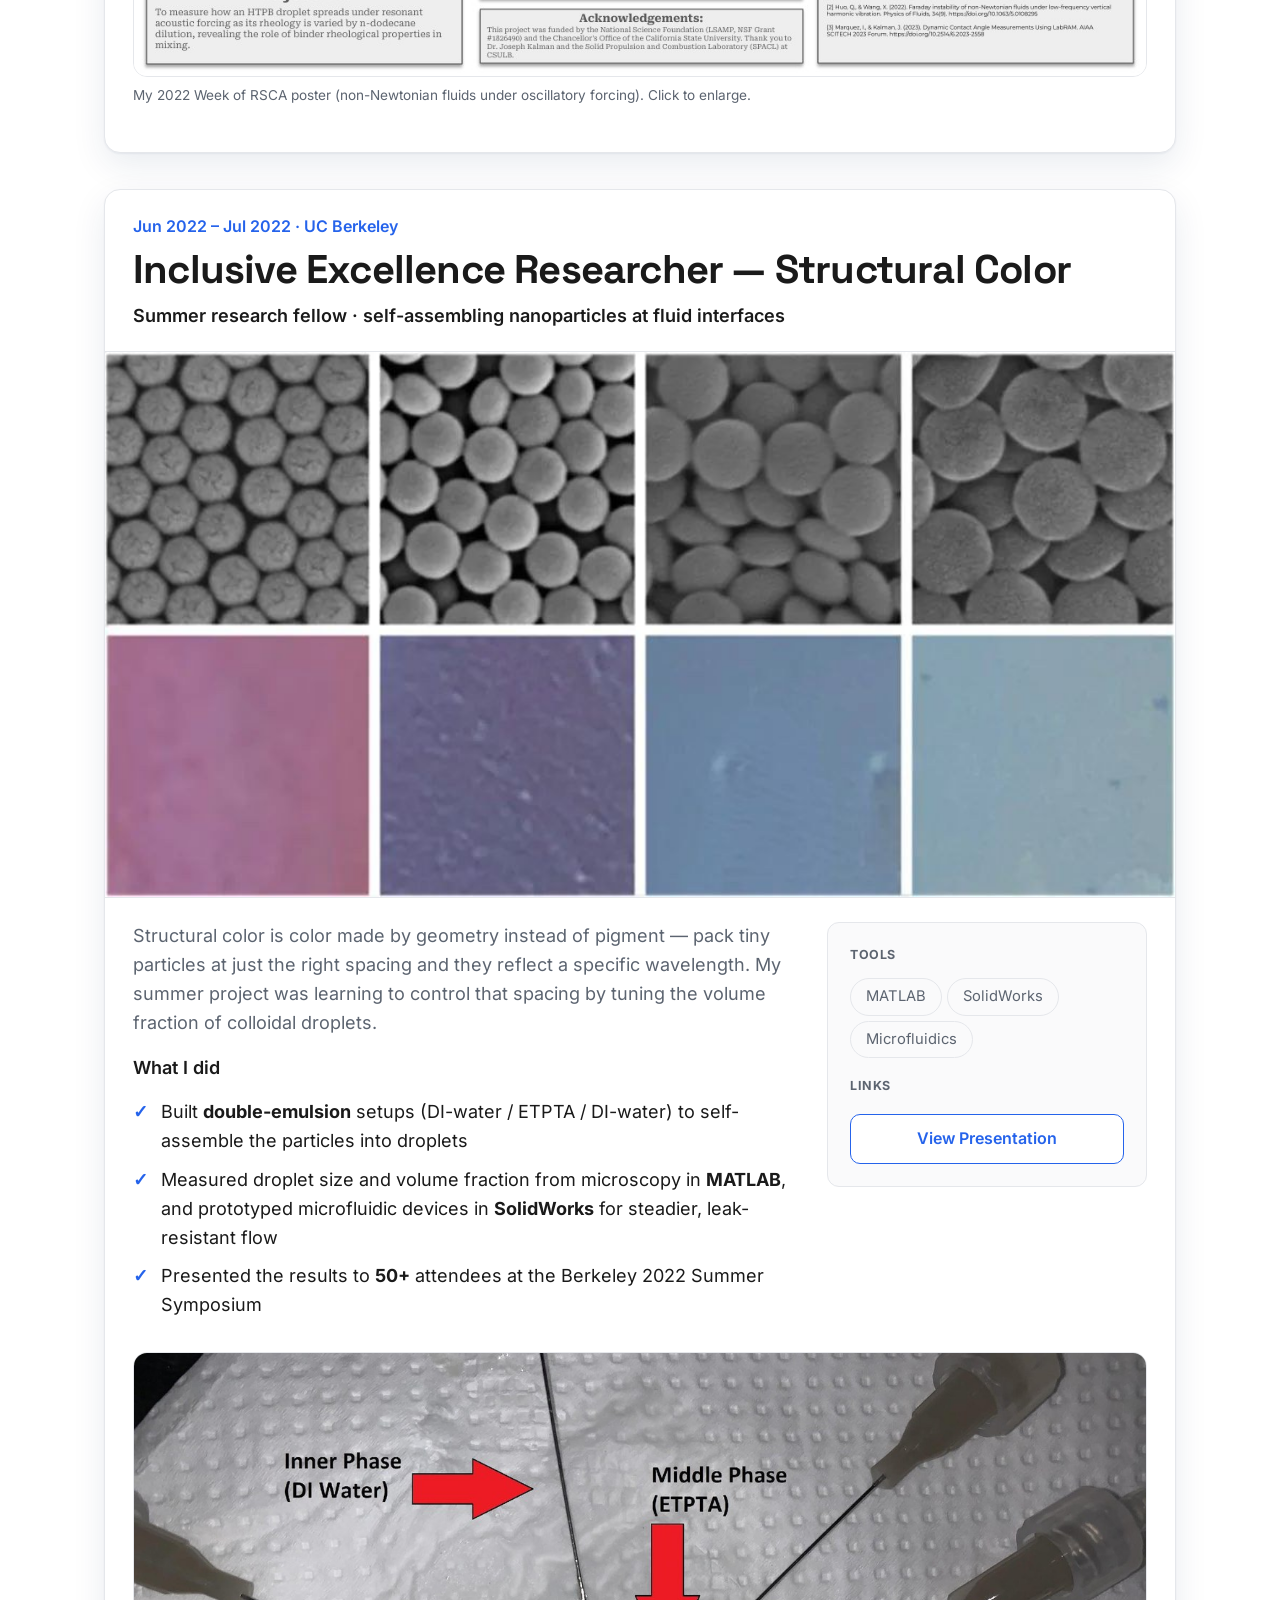
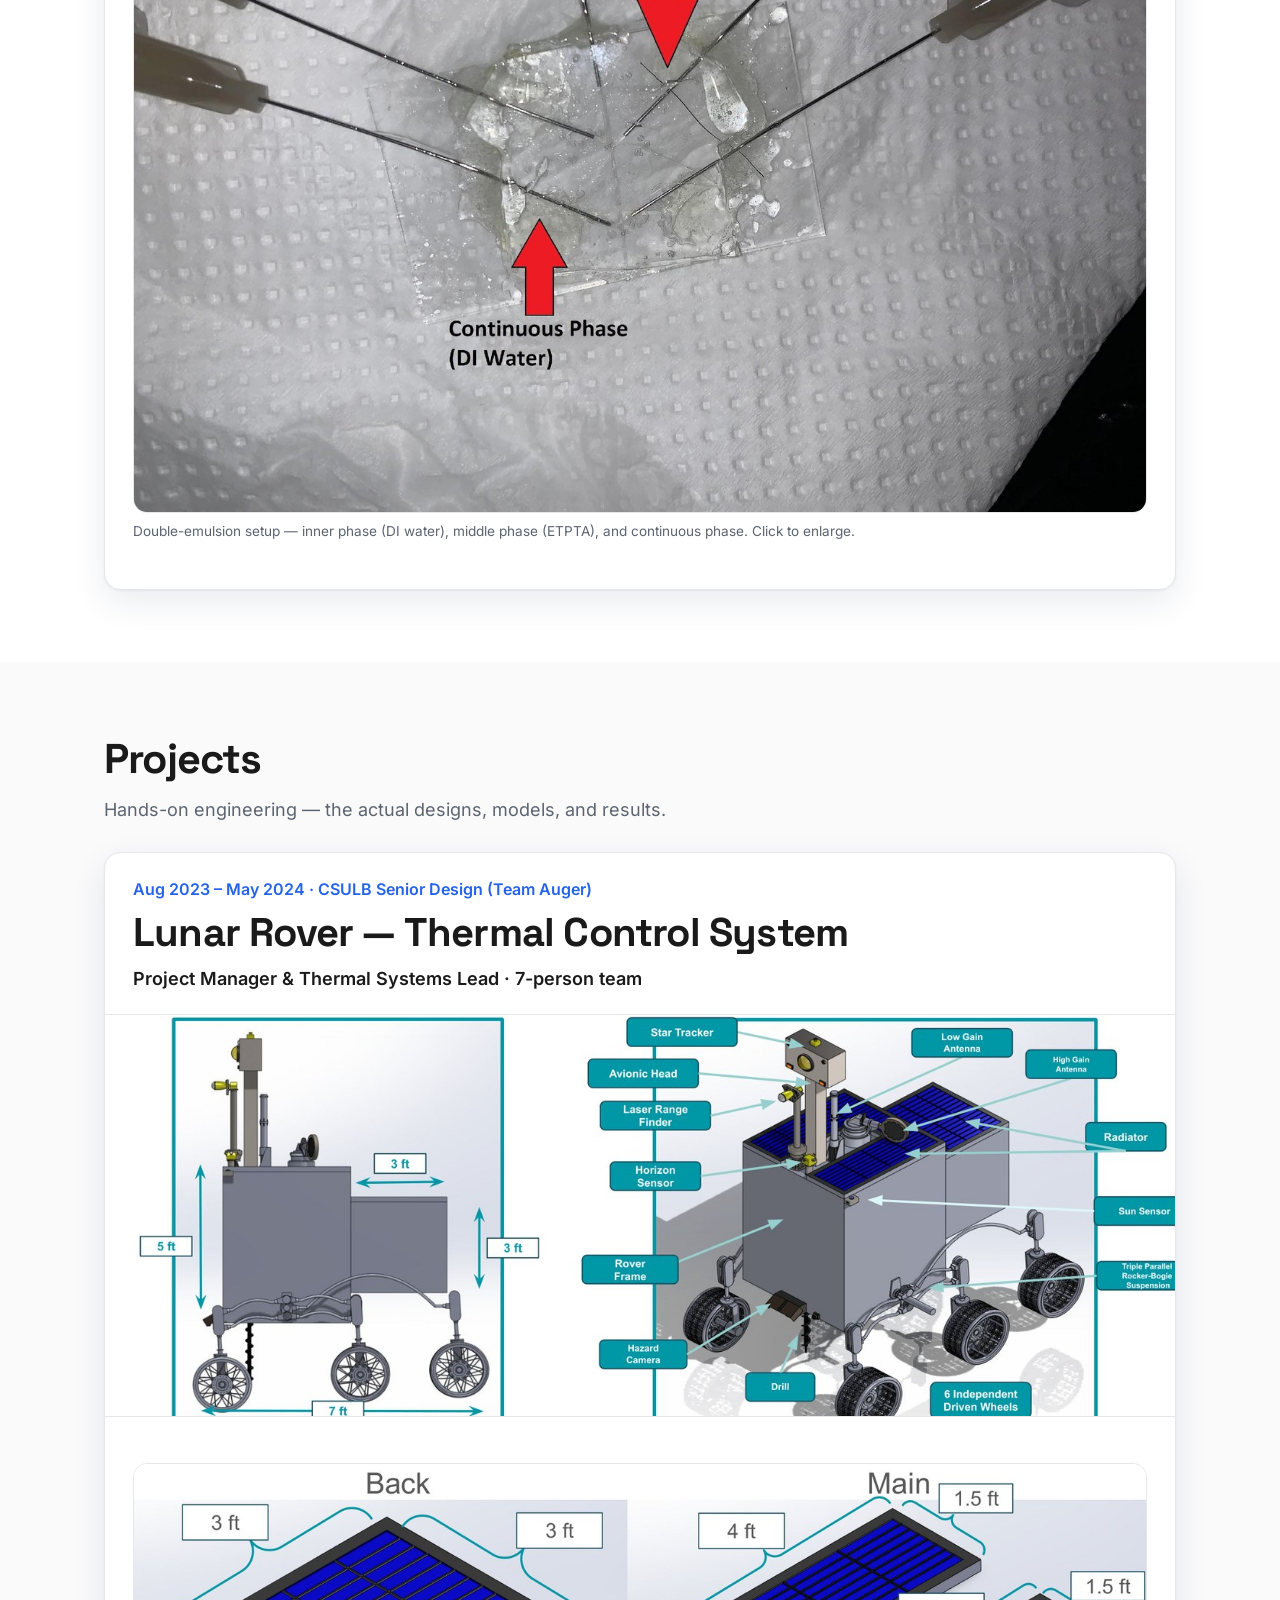
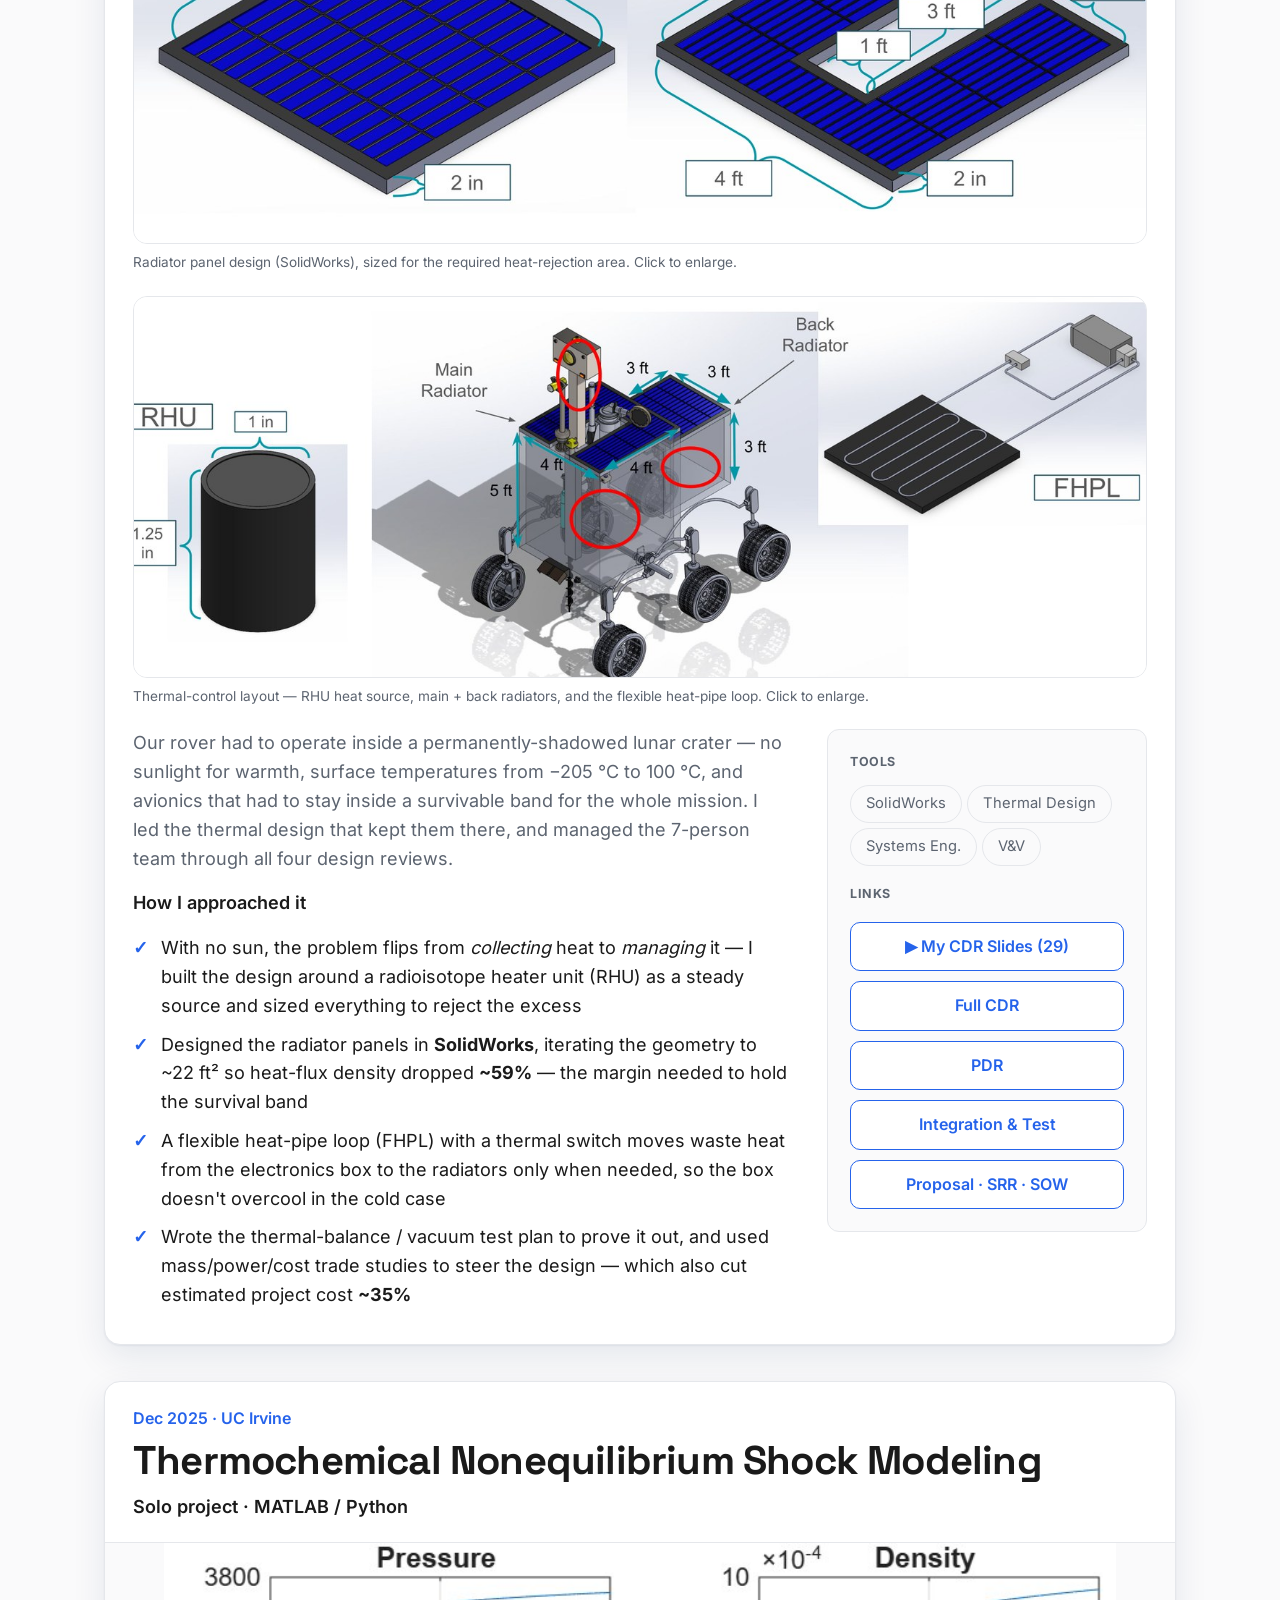
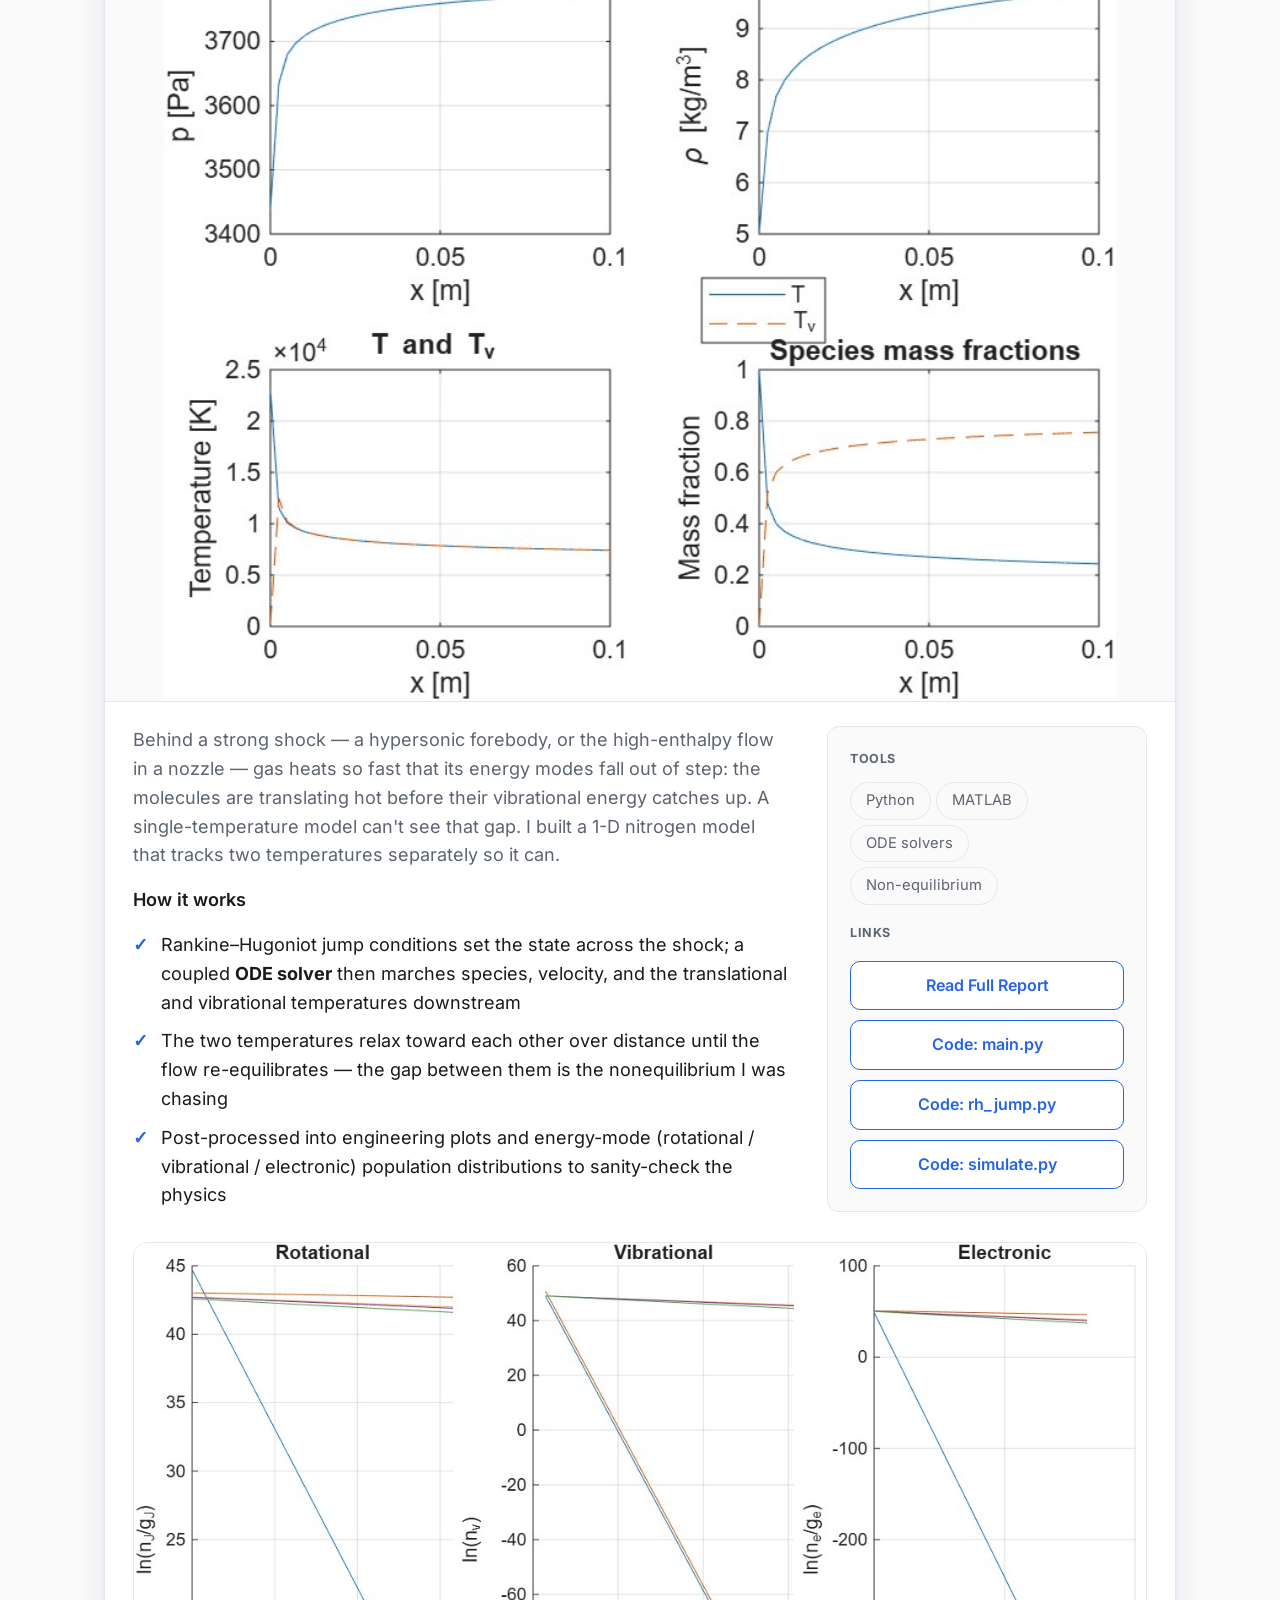
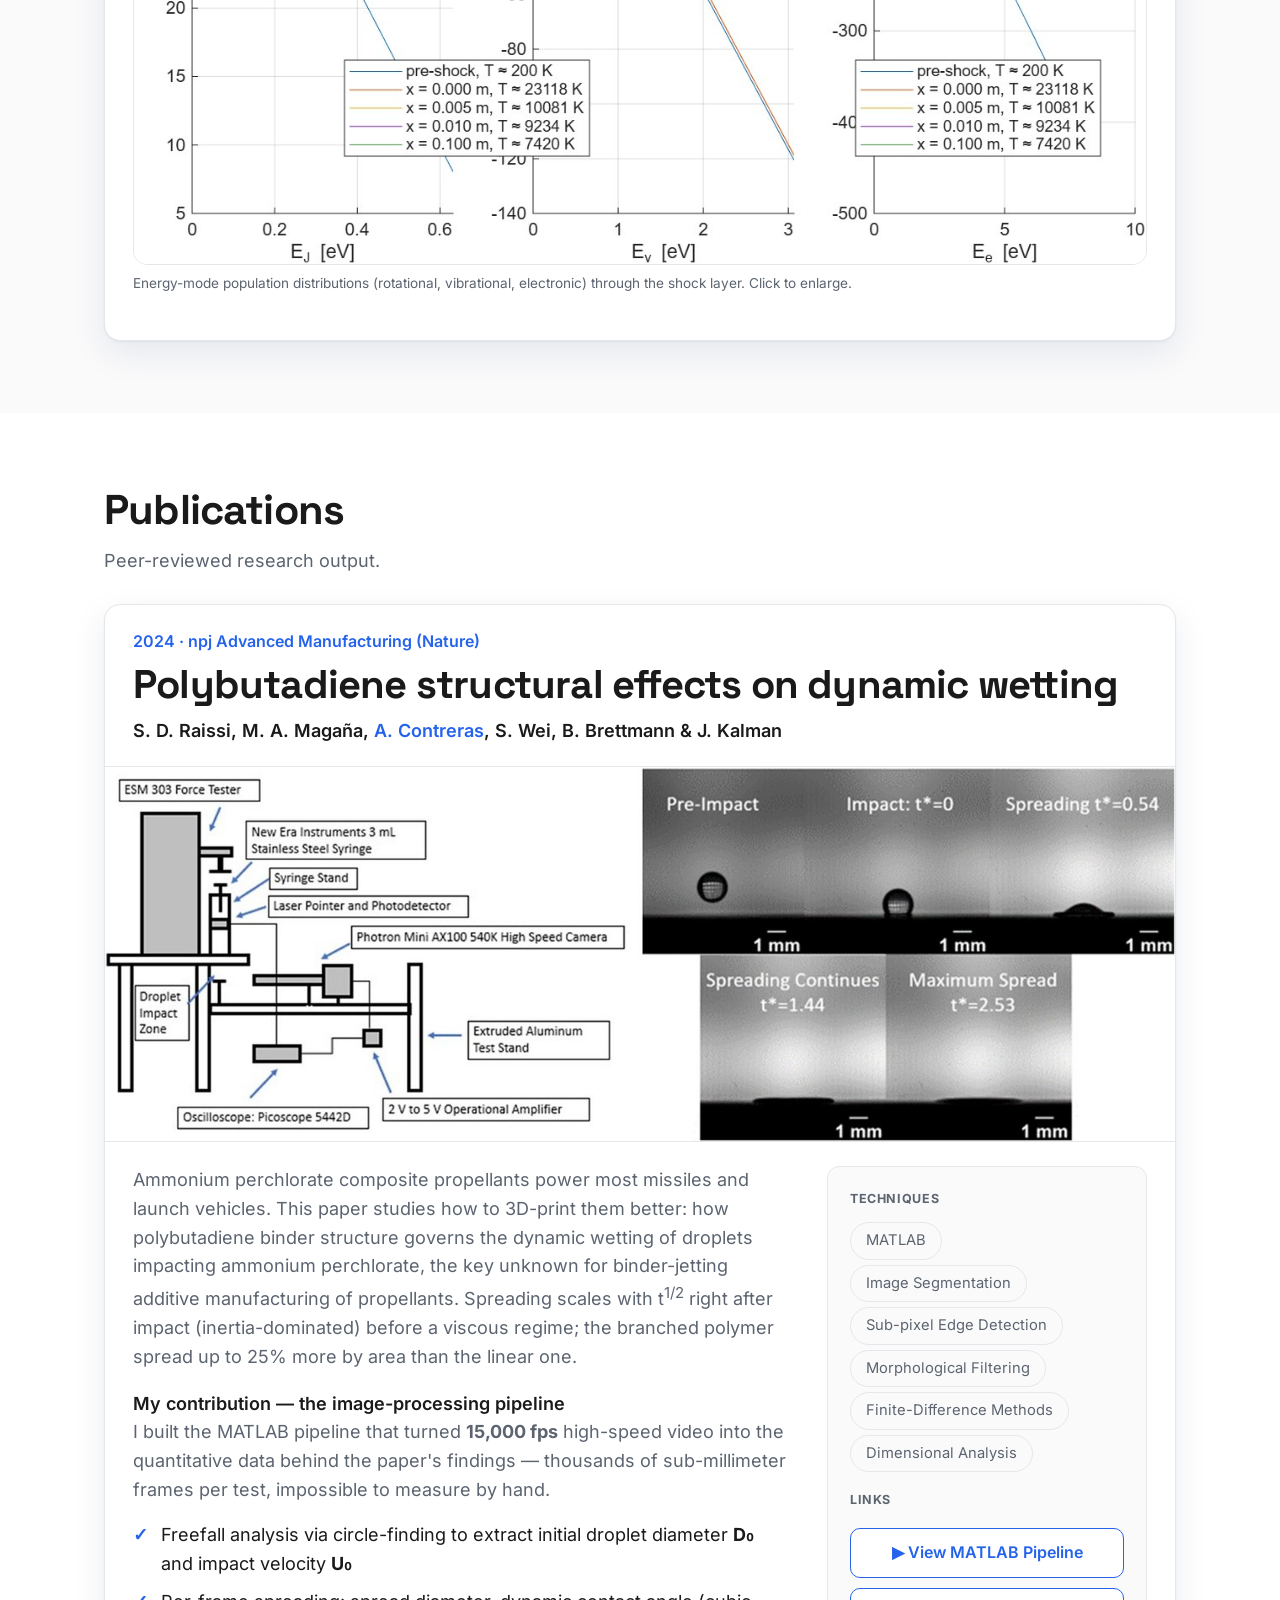
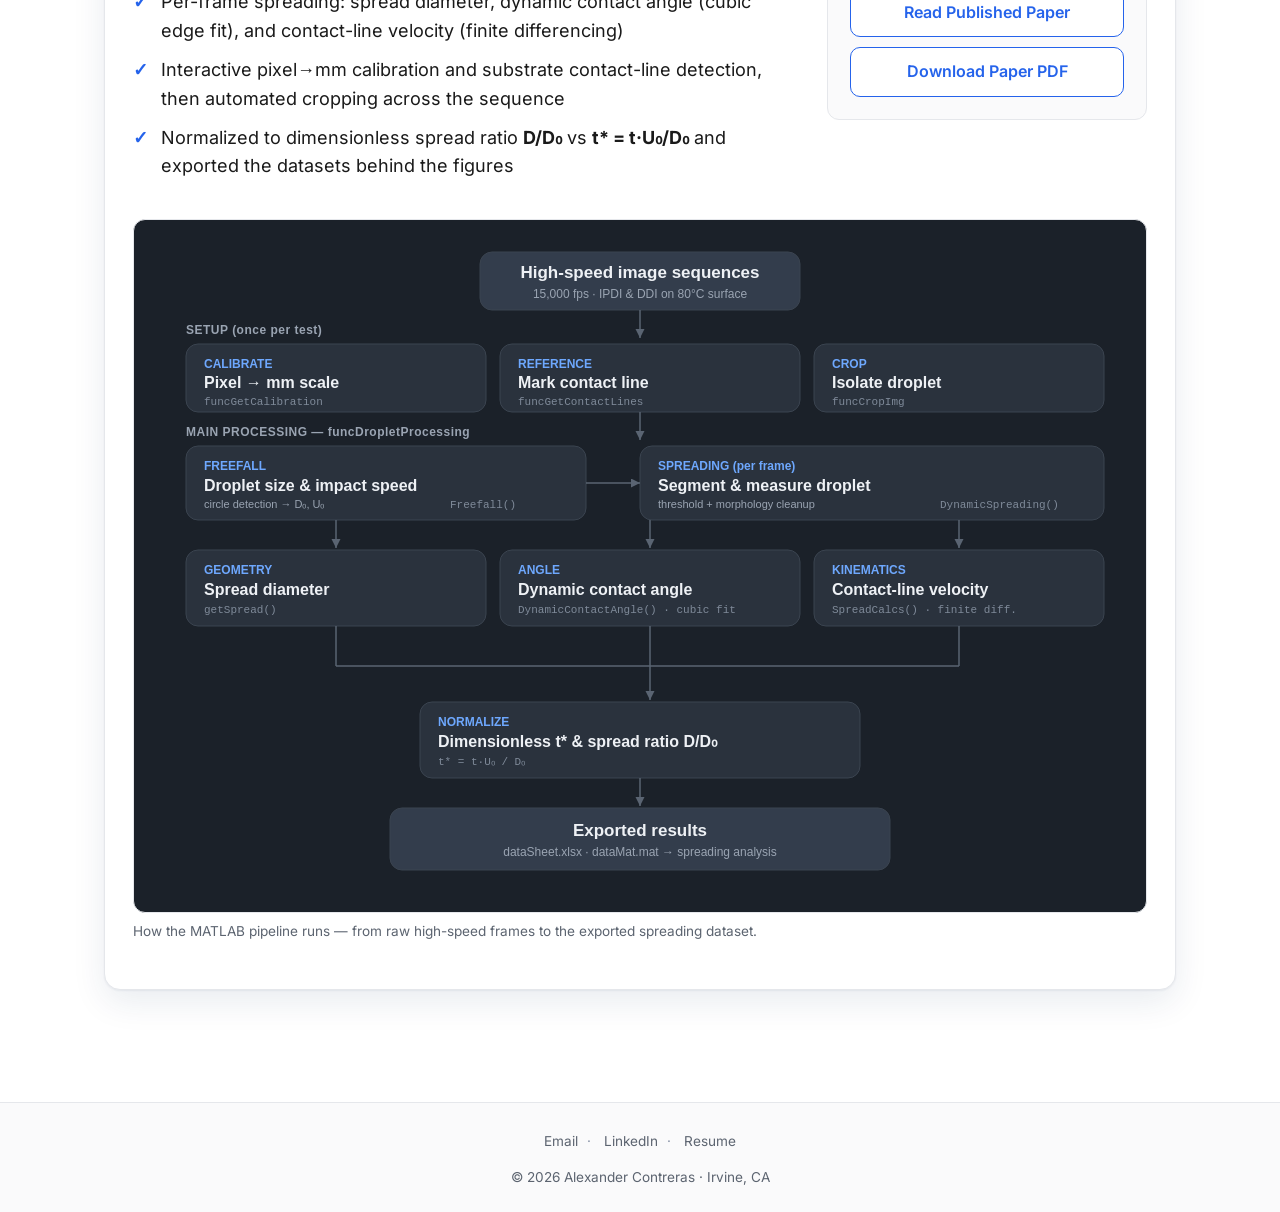
<file: projects.html>
<!DOCTYPE html>
<html lang="en">
<head>
<meta charset="UTF-8">
<meta http-equiv="refresh" content="0; url=experience.html#projects">
<link rel="canonical" href="experience.html">
<title>Projects — Alexander Contreras</title>
<script>location.replace("experience.html#projects");</script>
</head>
<body>
<p>This page has moved to <a href="experience.html#projects">Experience → Projects</a>.</p>
</body>
</html>
</file>
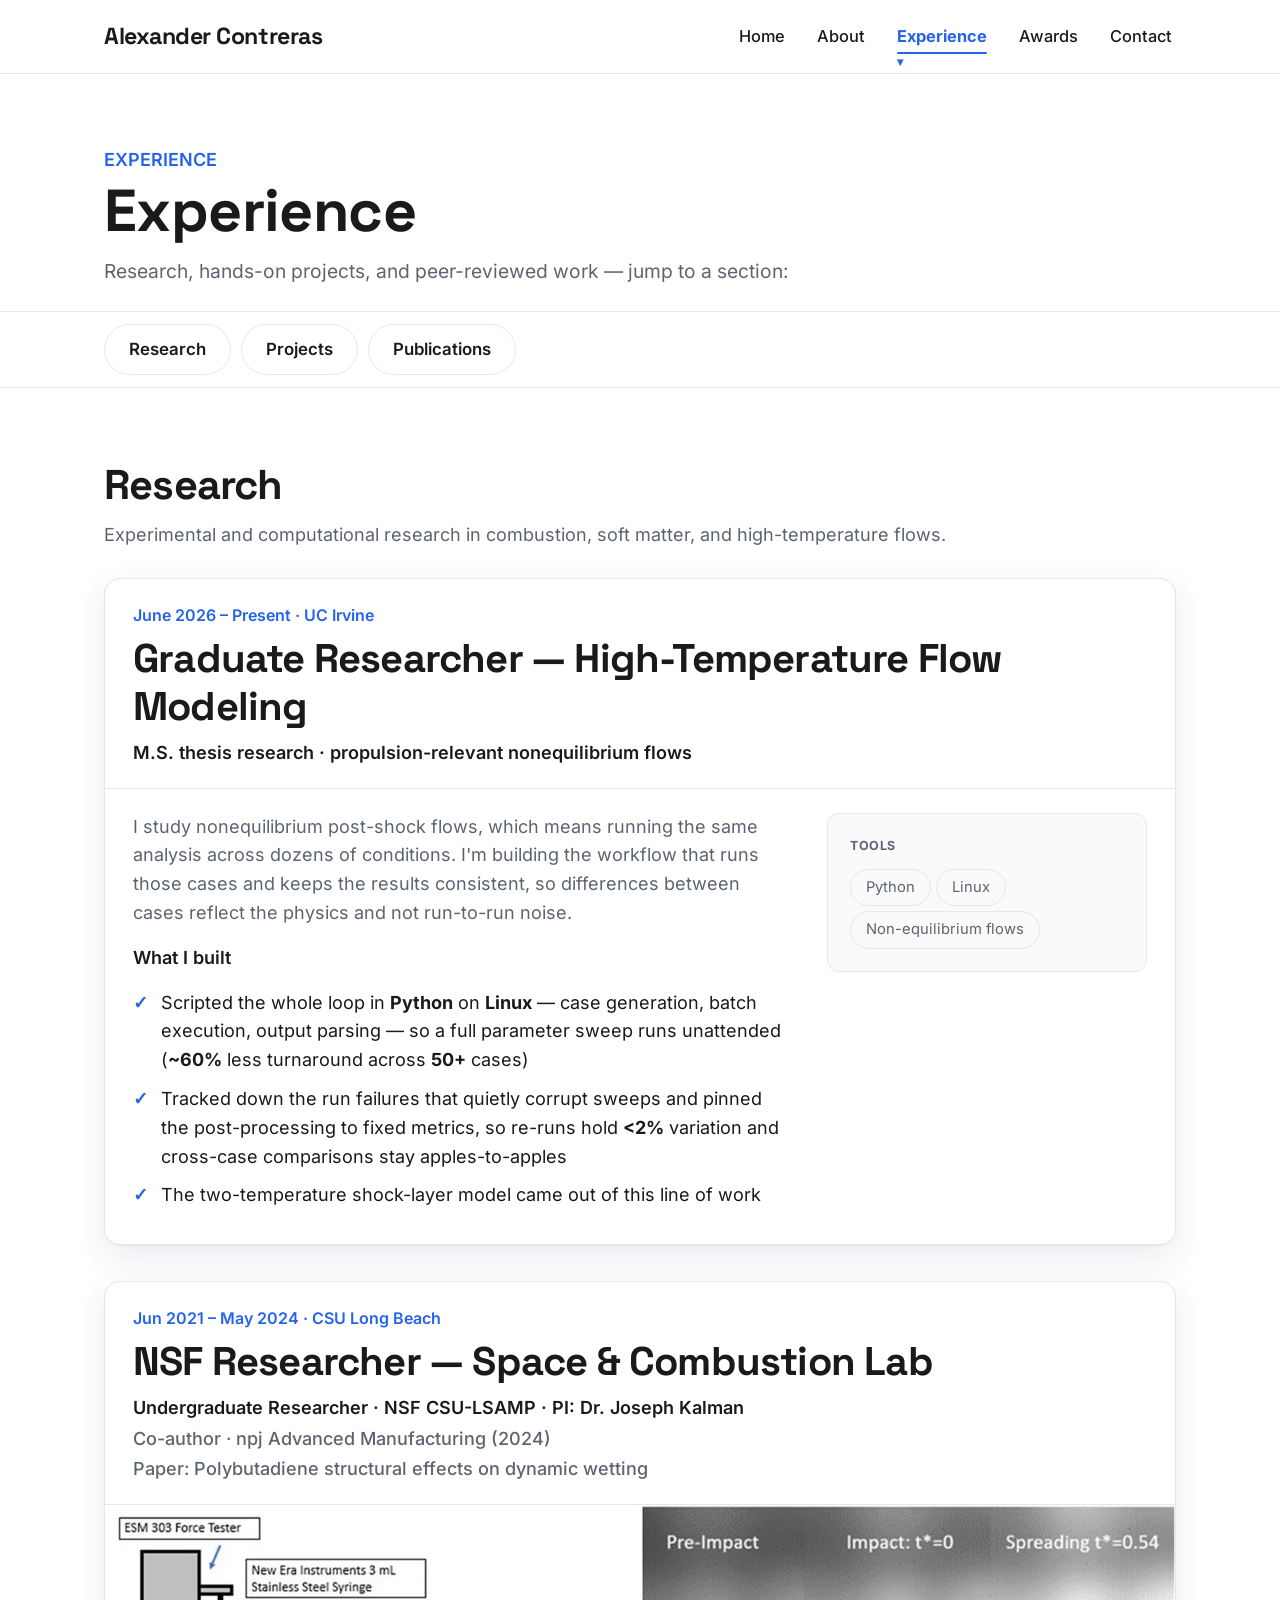
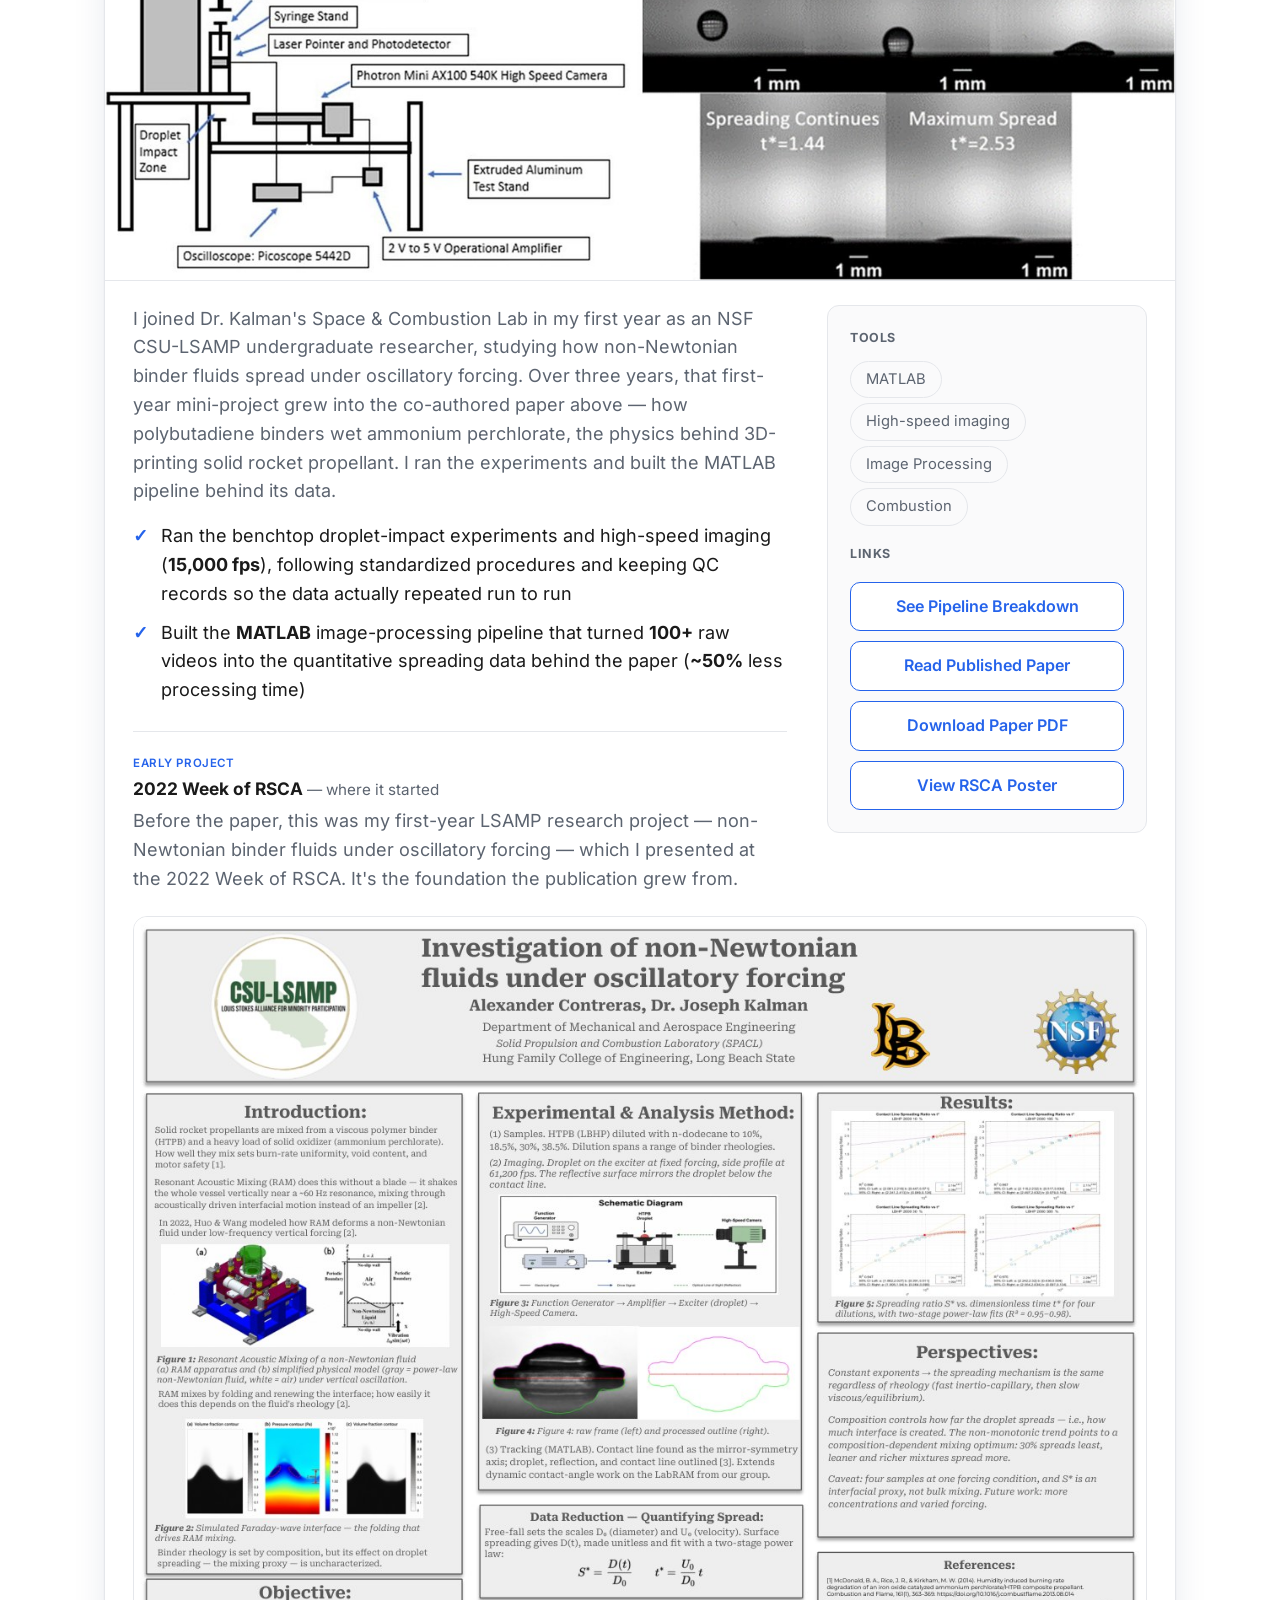
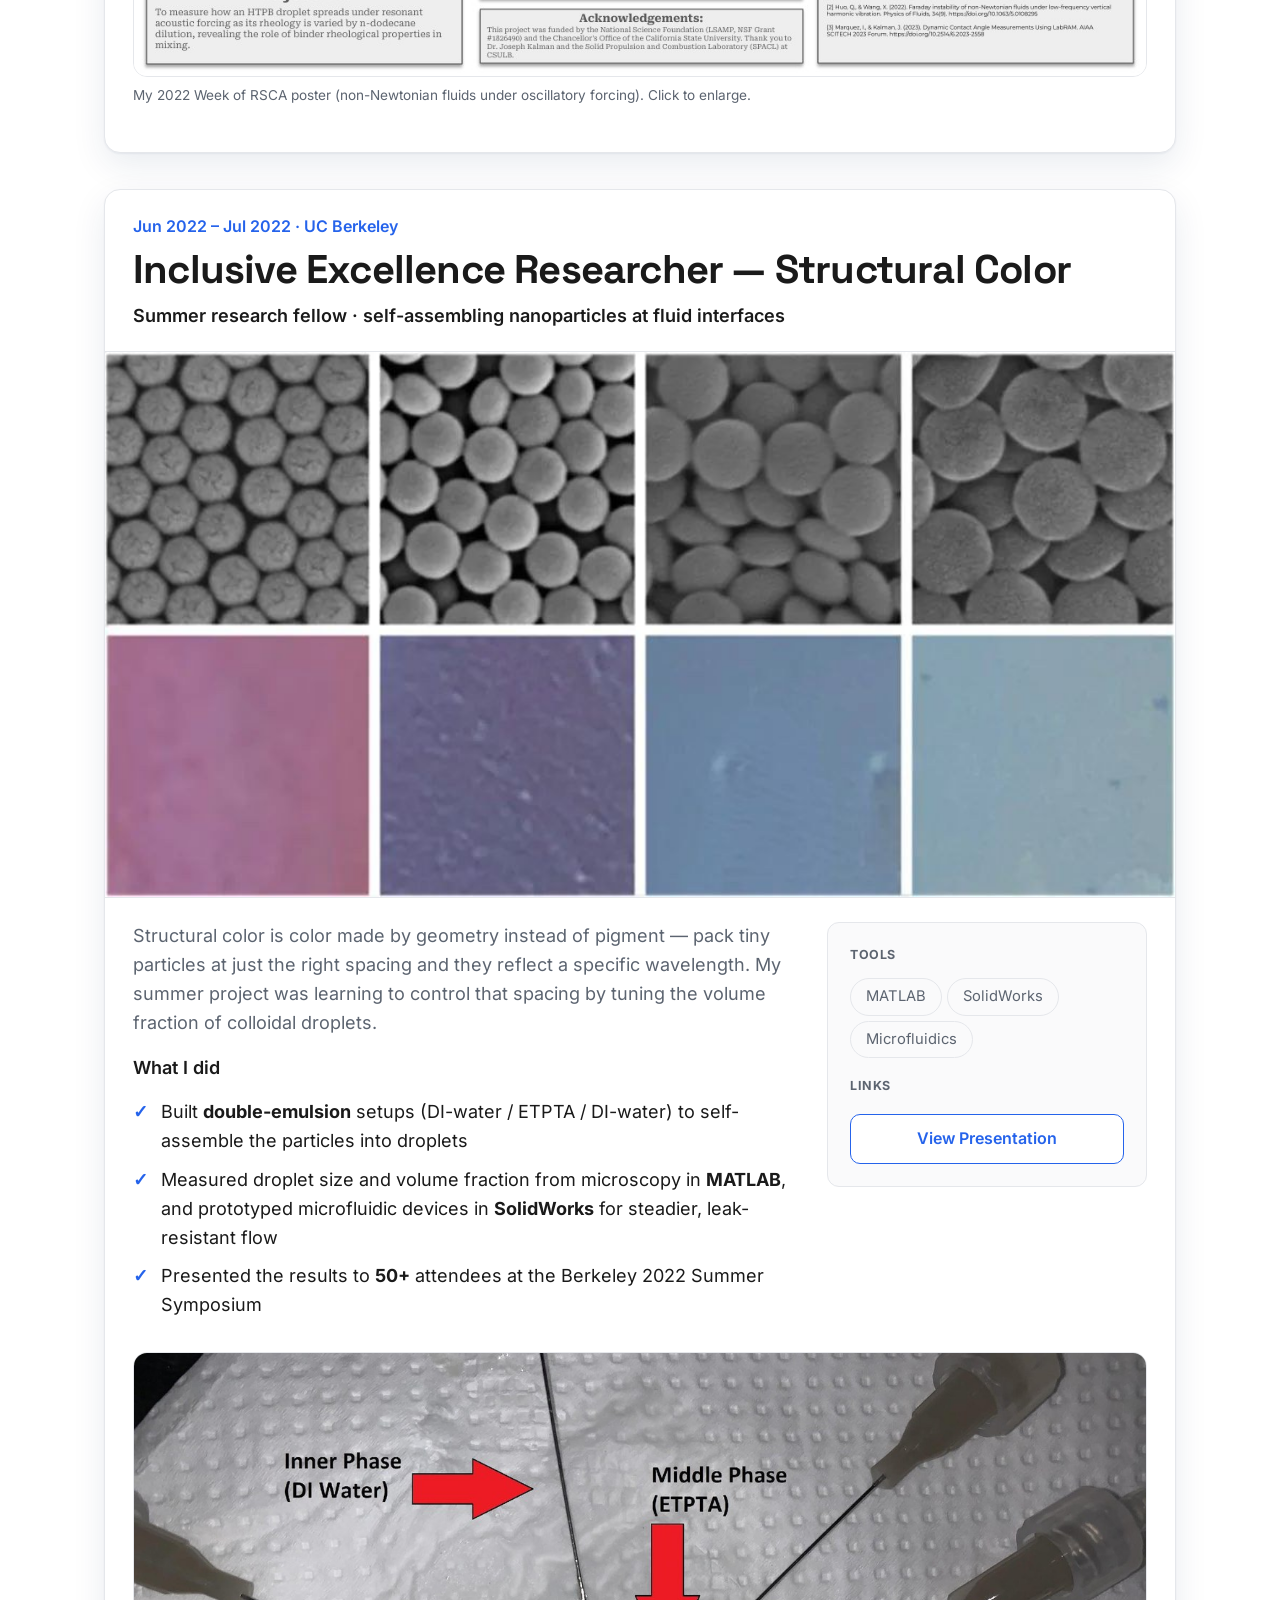
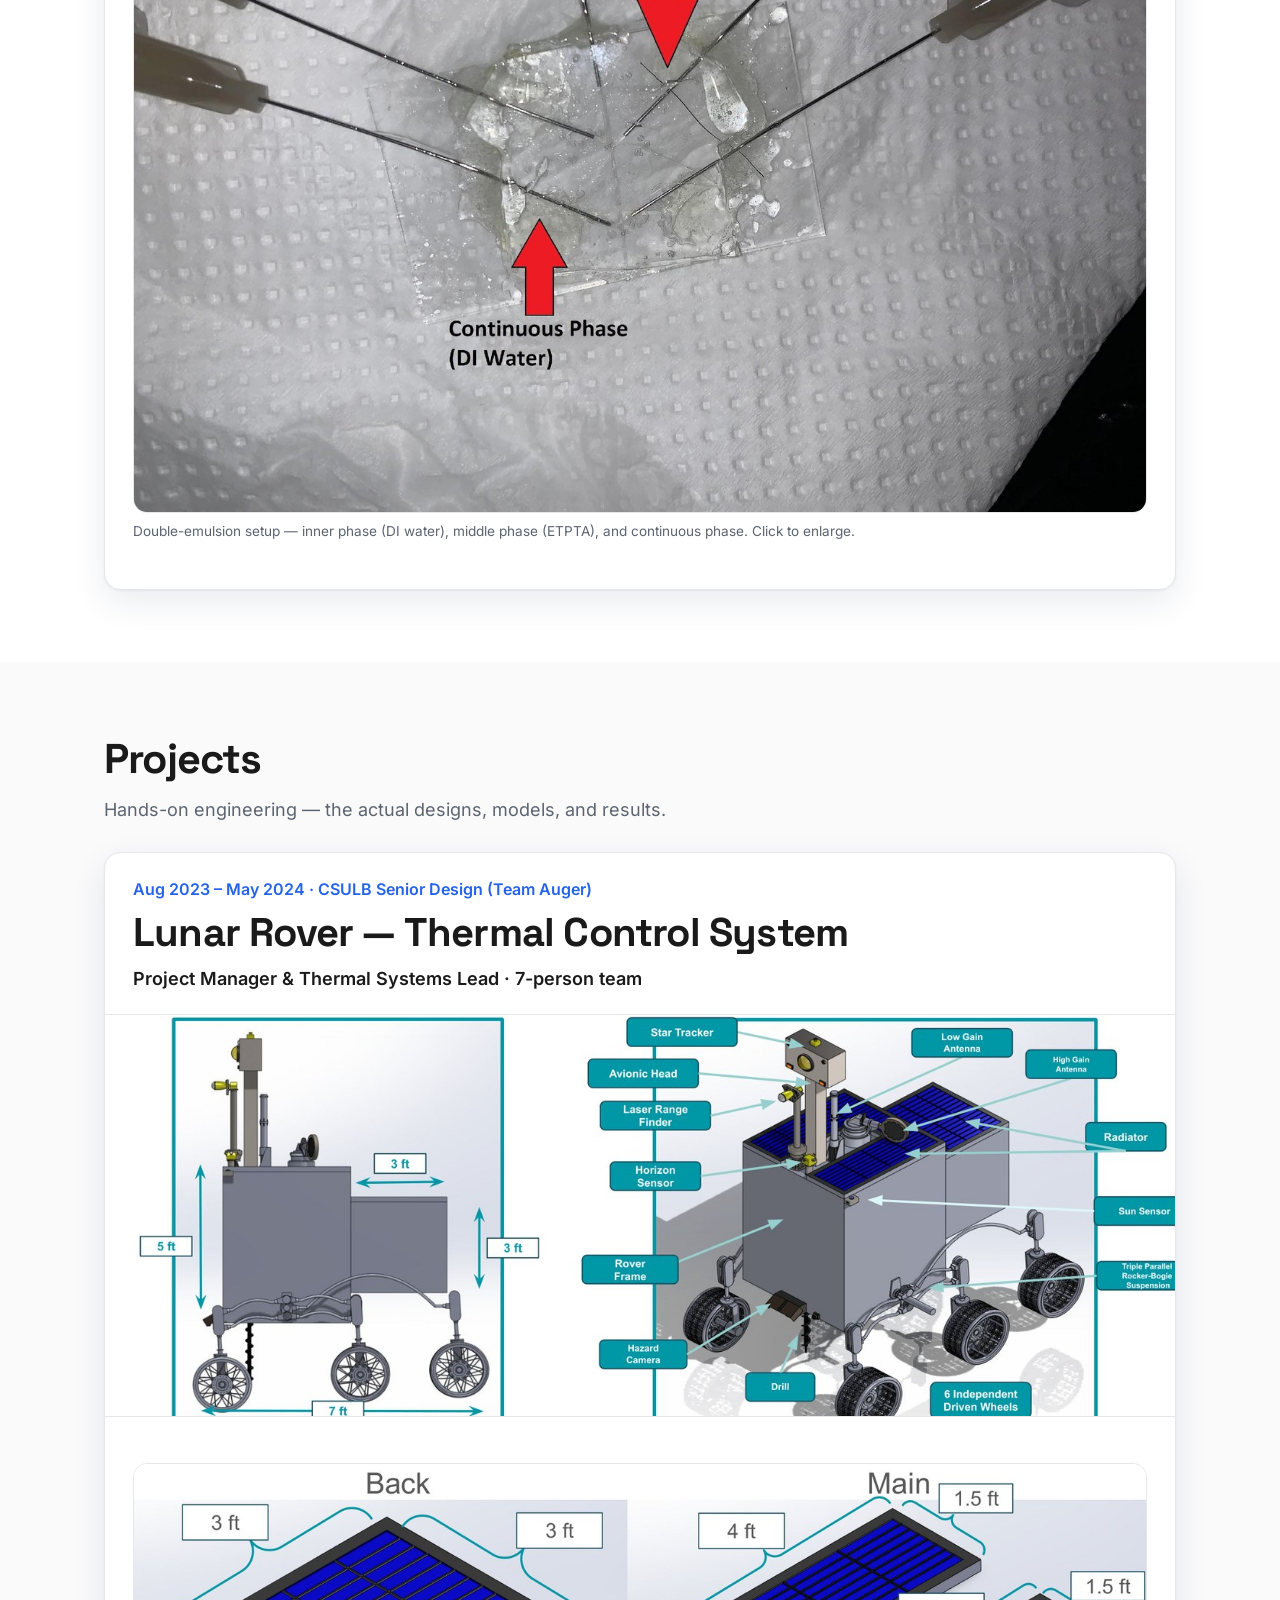
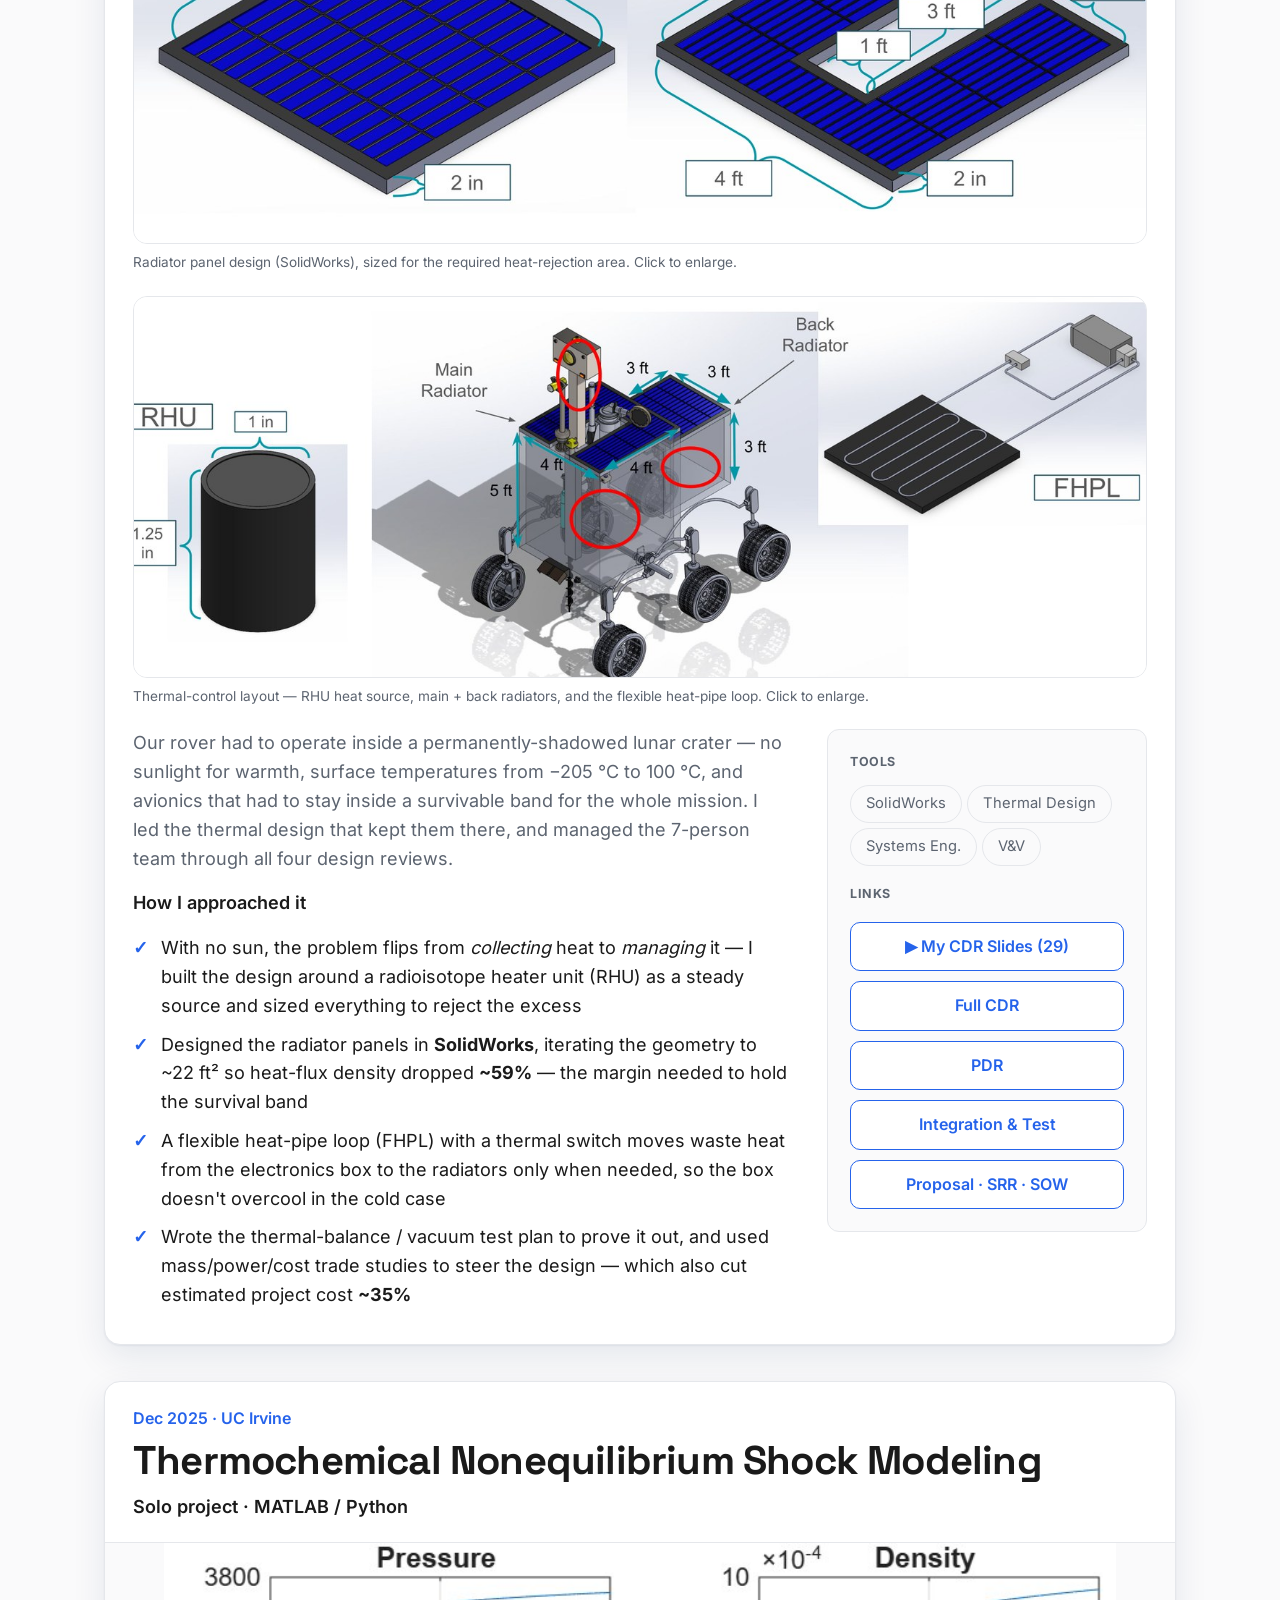
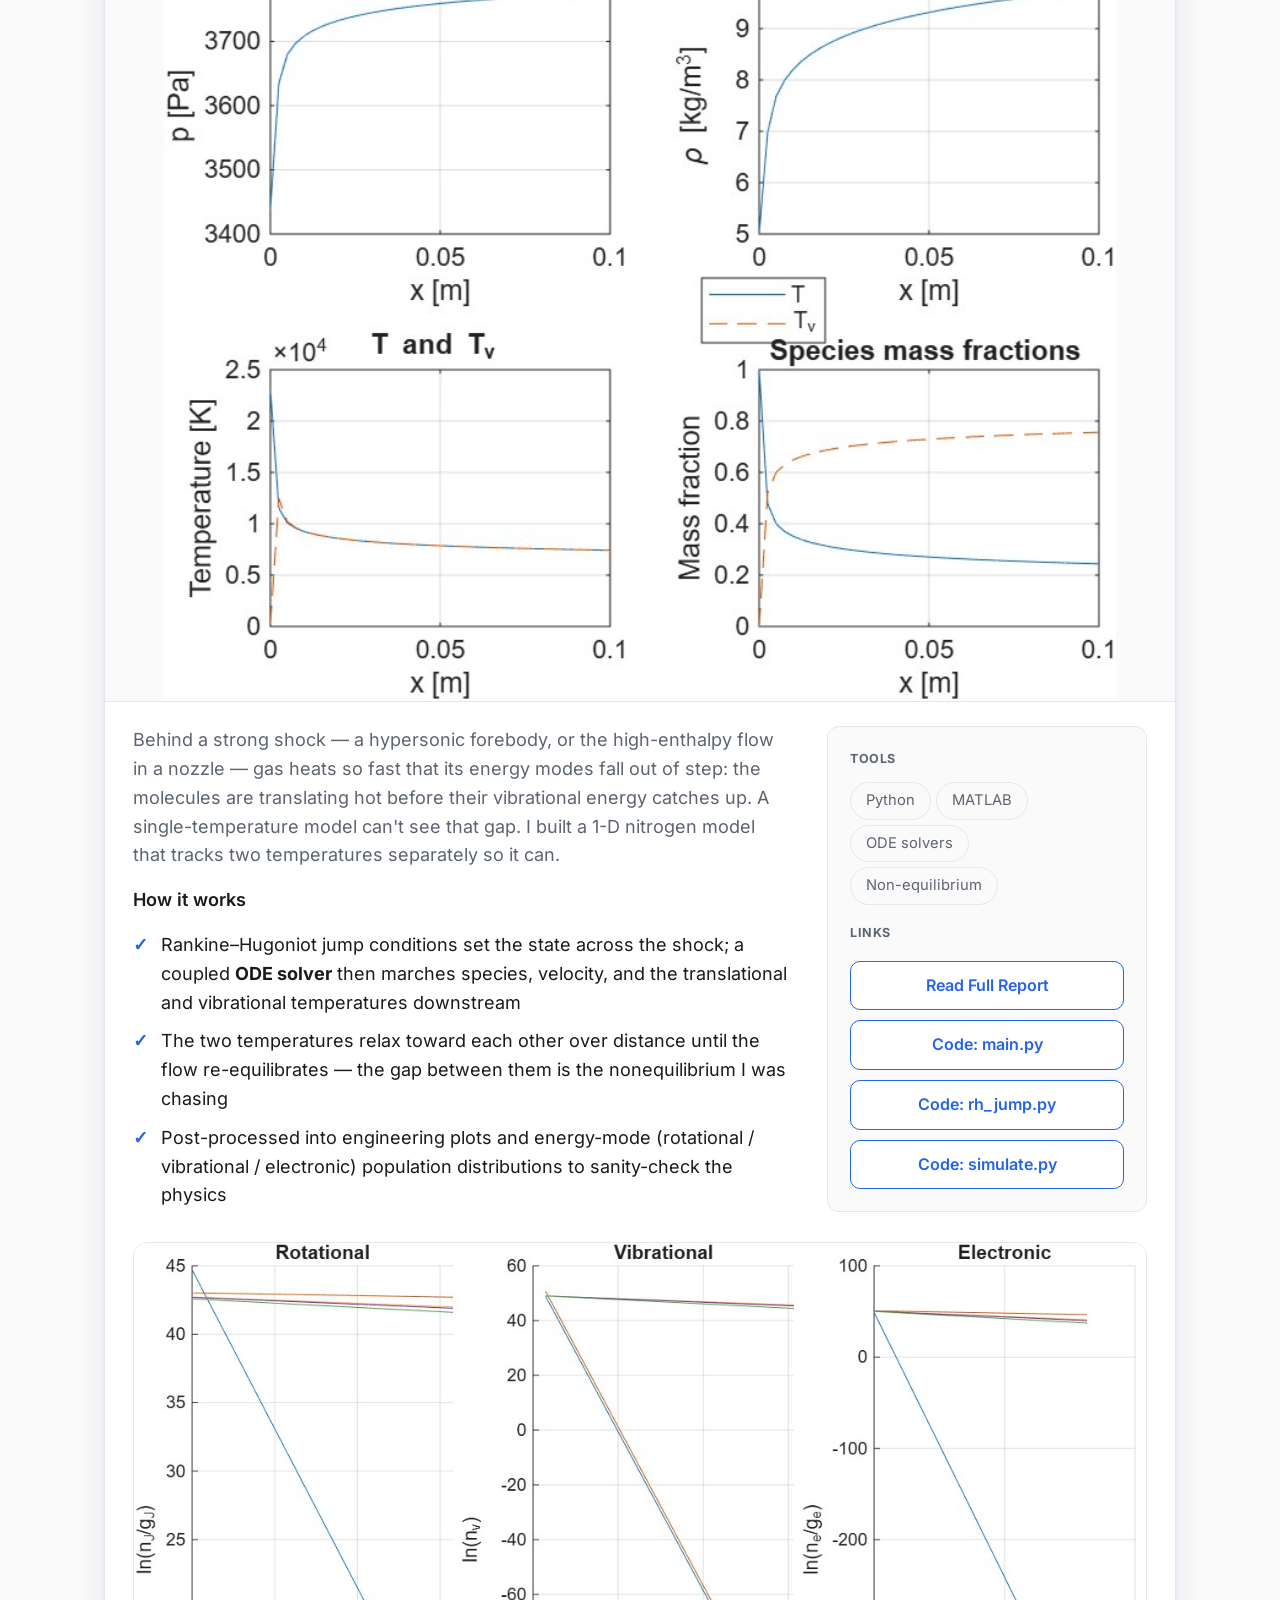
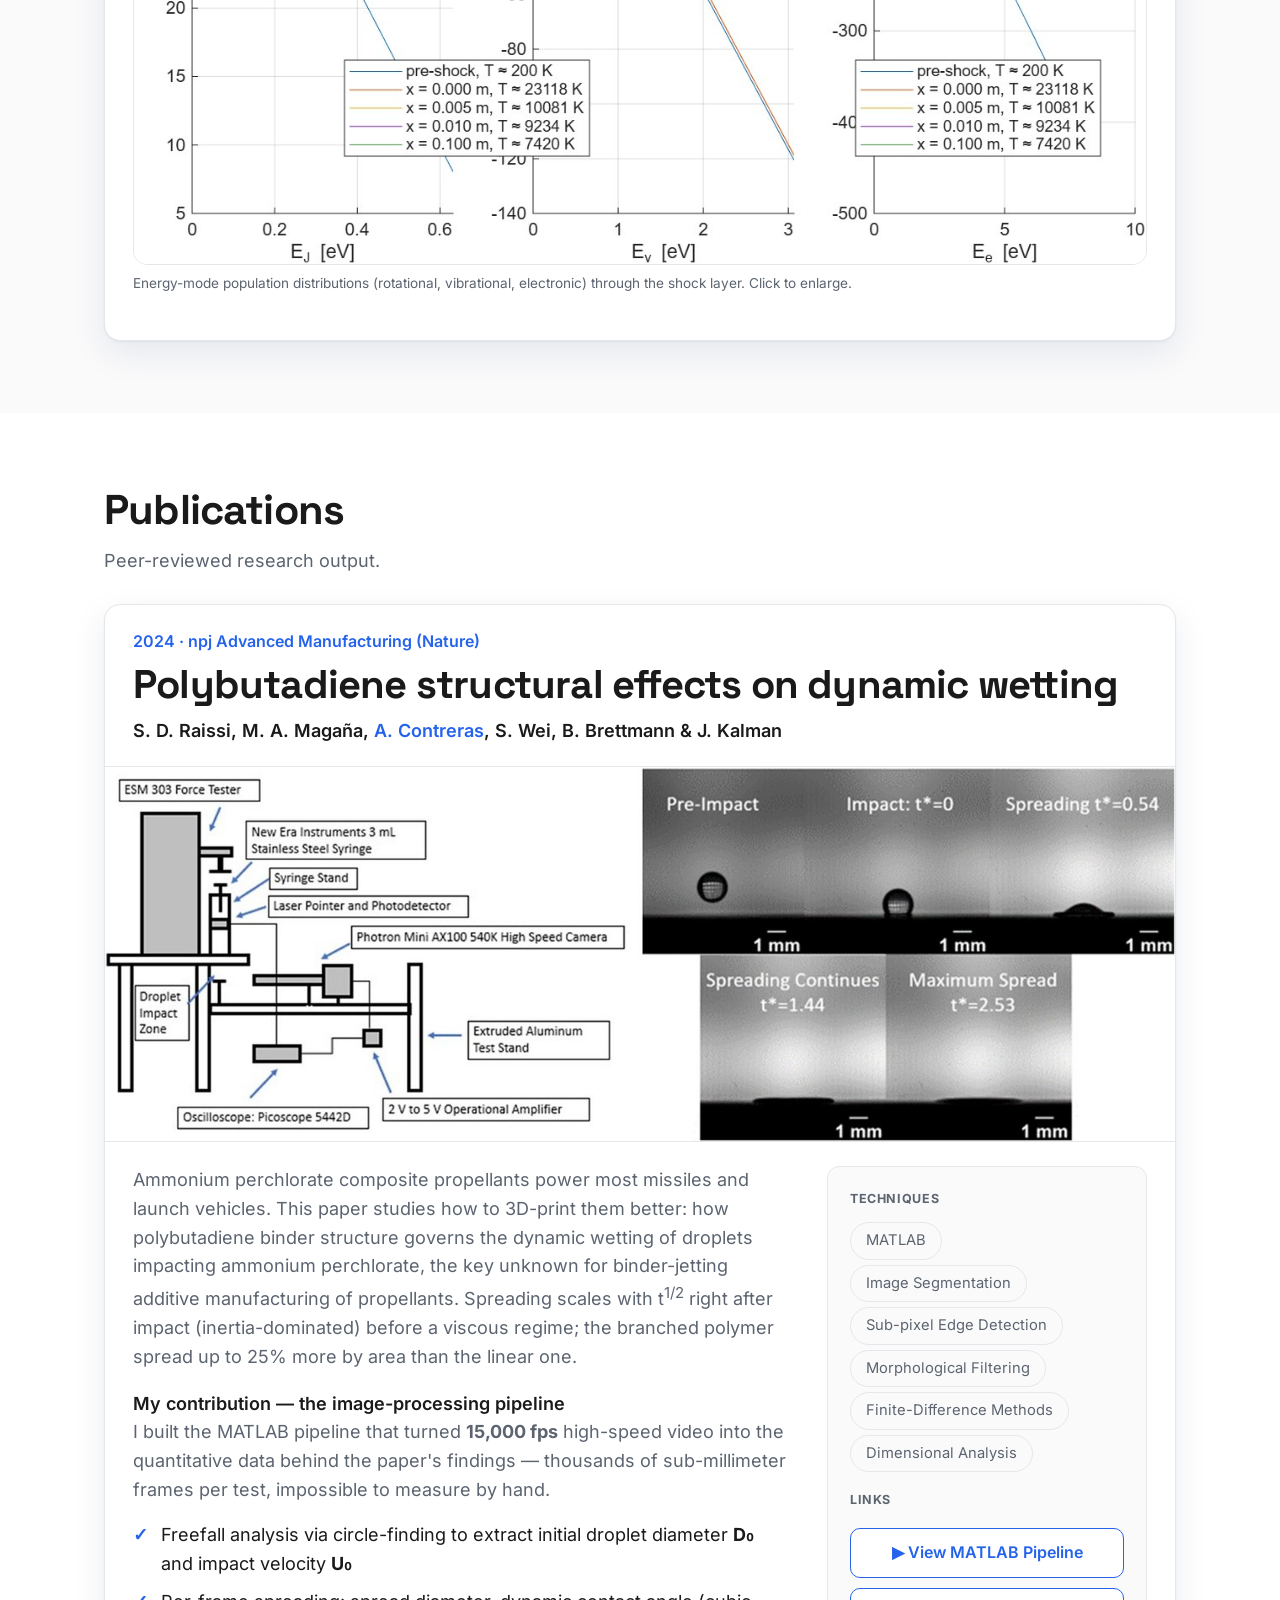
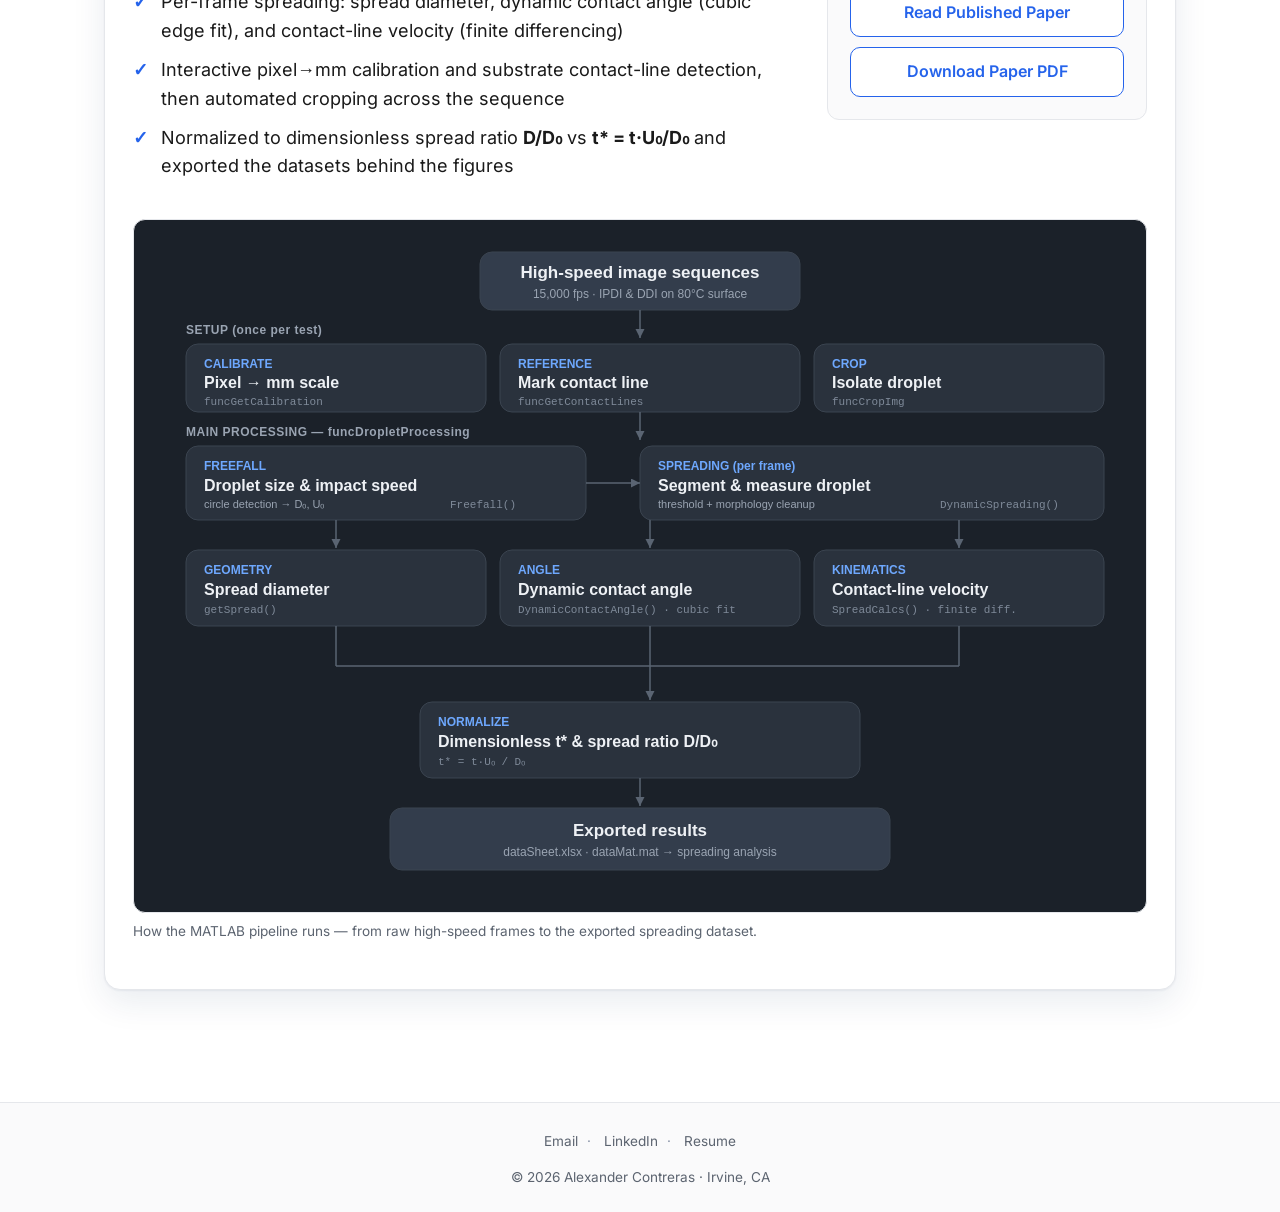
<file: publications.html>
<!DOCTYPE html>
<html lang="en">
<head>
<meta charset="UTF-8">
<meta http-equiv="refresh" content="0; url=experience.html#publications">
<link rel="canonical" href="experience.html">
<title>Publications — Alexander Contreras</title>
<script>location.replace("experience.html#publications");</script>
</head>
<body>
<p>This page has moved to <a href="experience.html#publications">Experience → Publications</a>.</p>
</body>
</html>
</file>
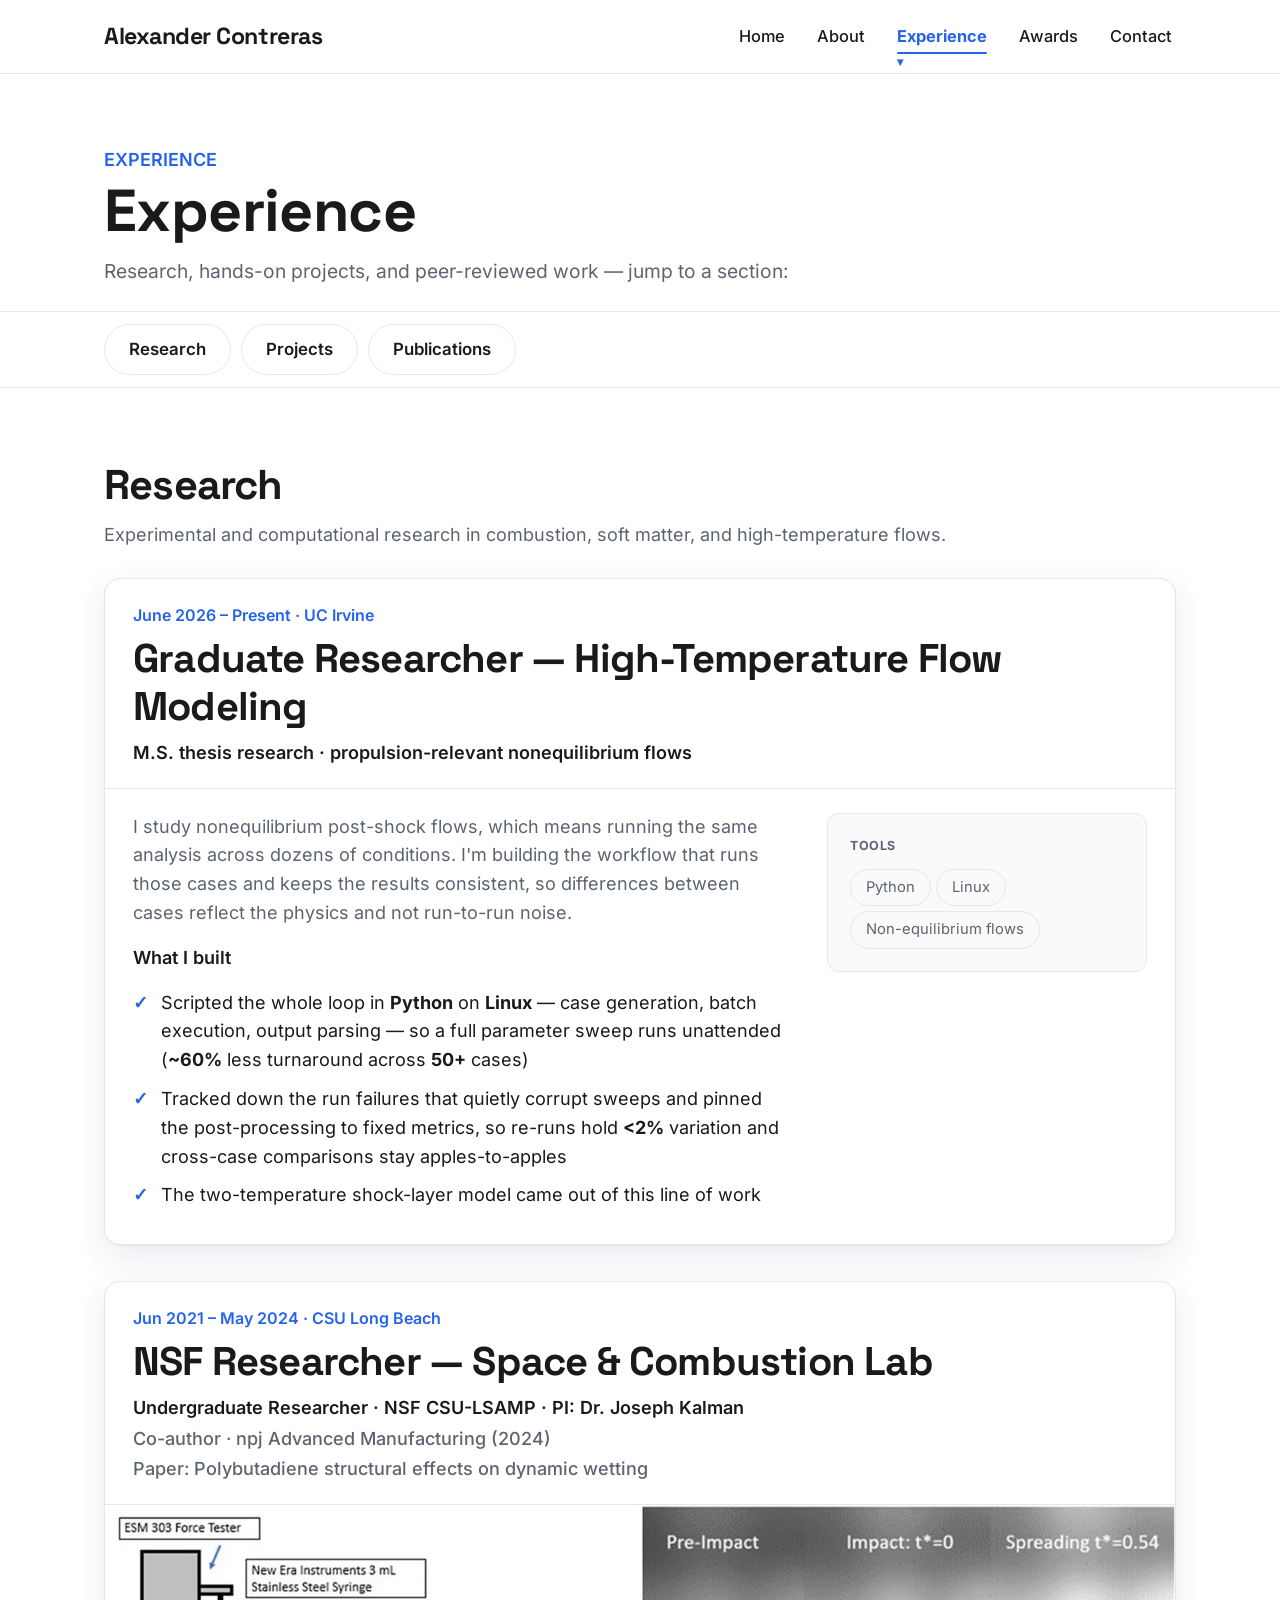
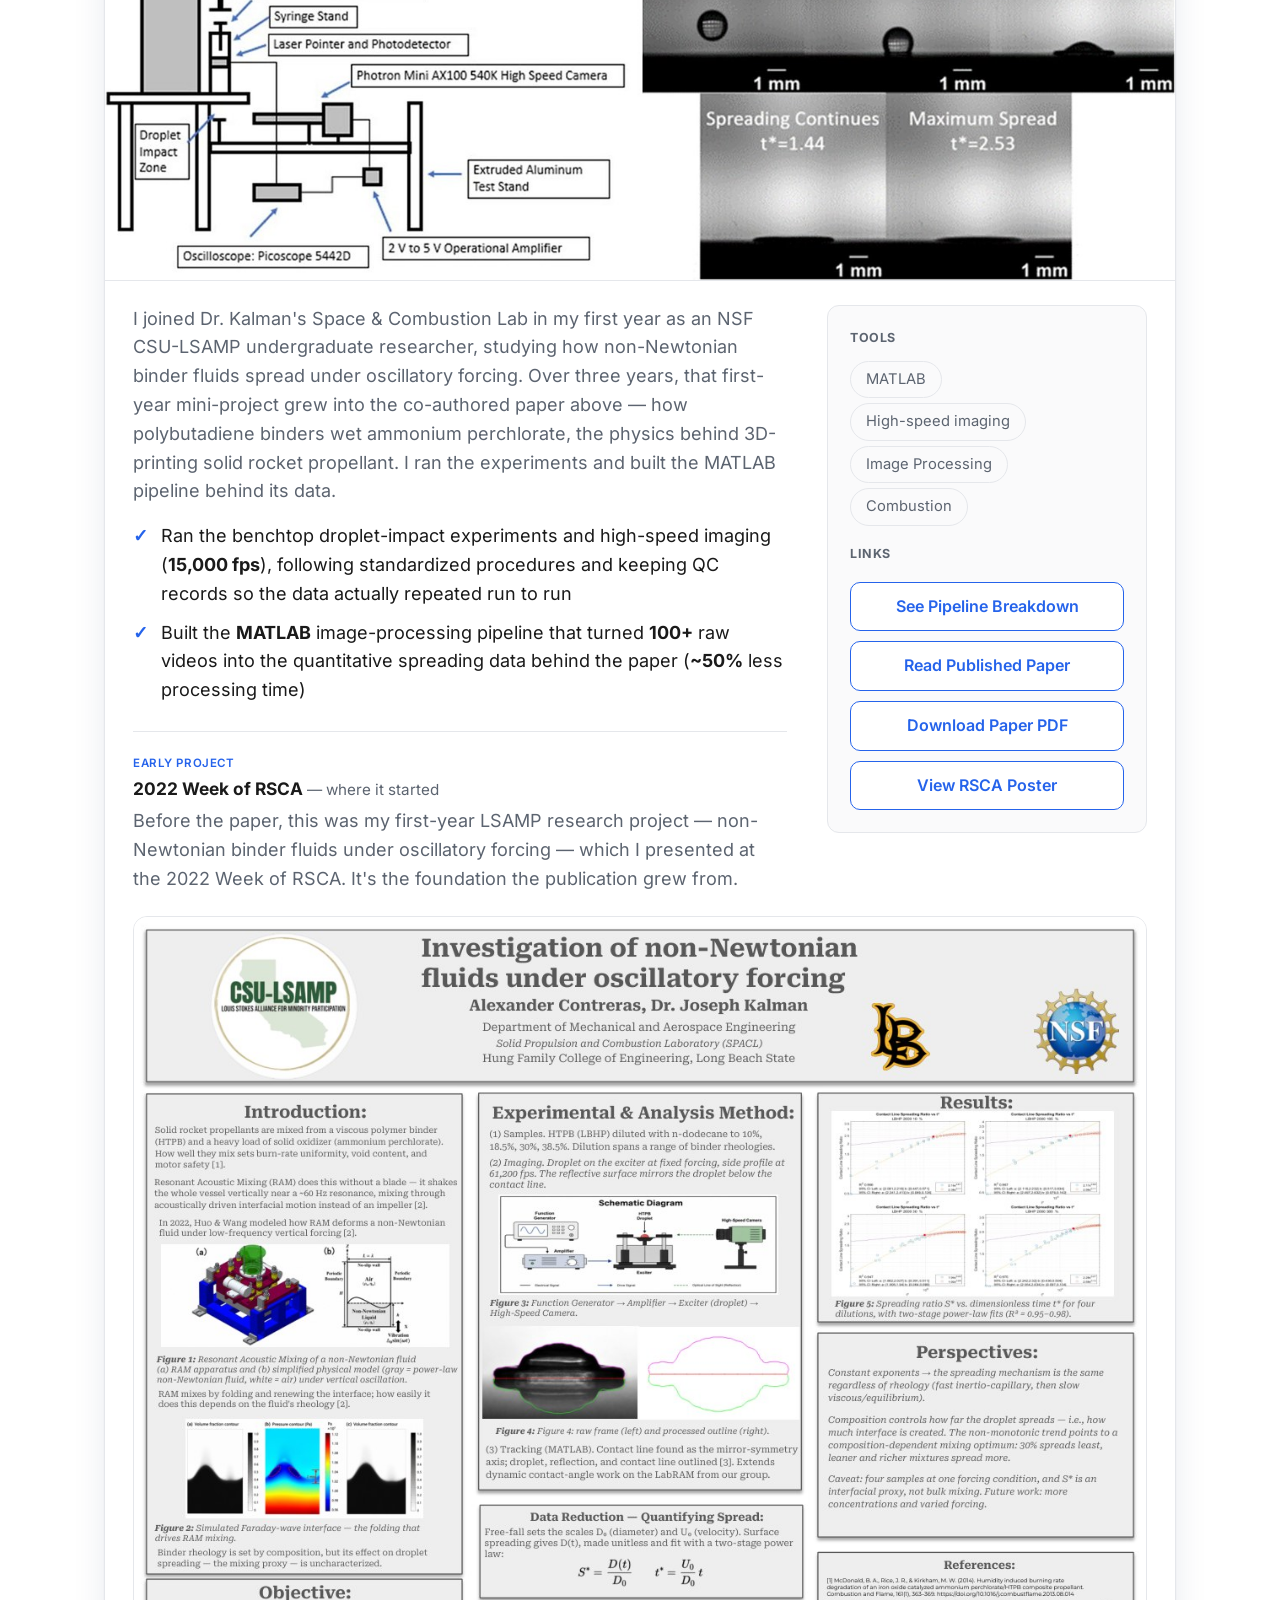
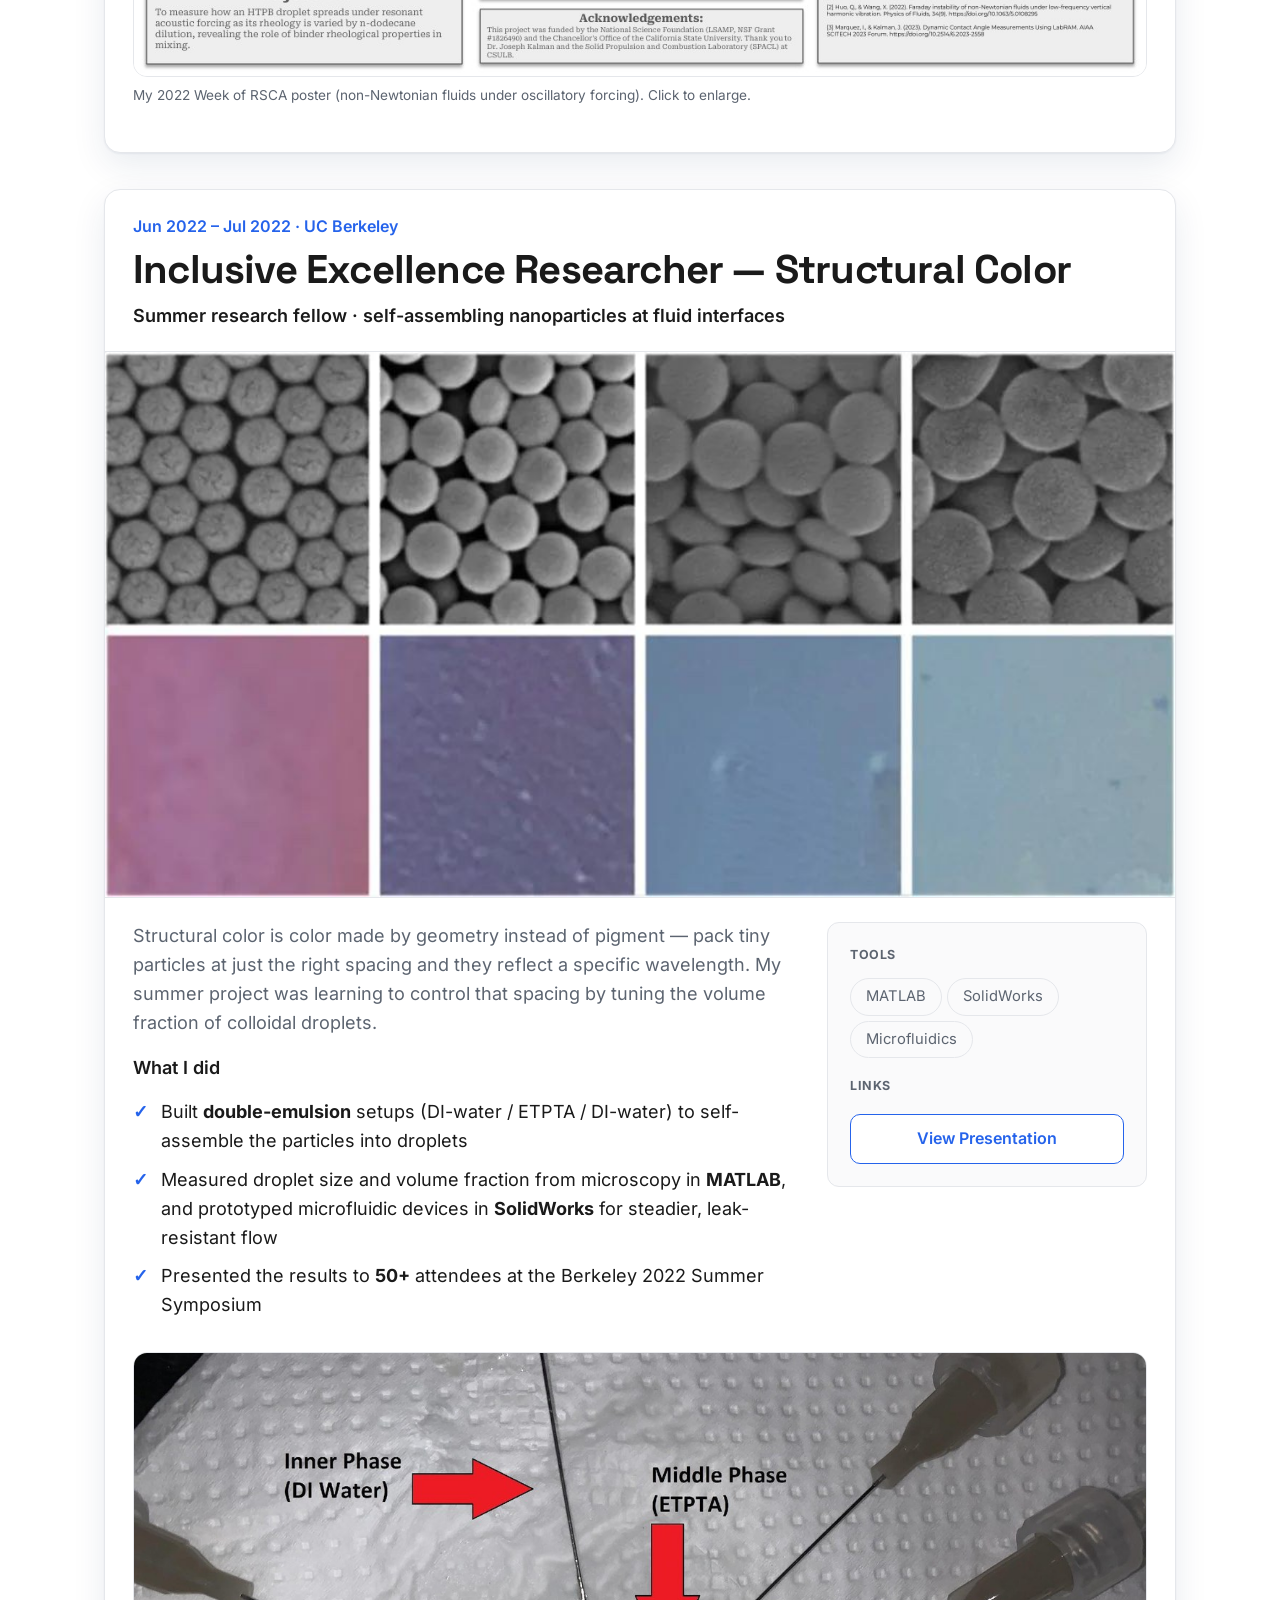
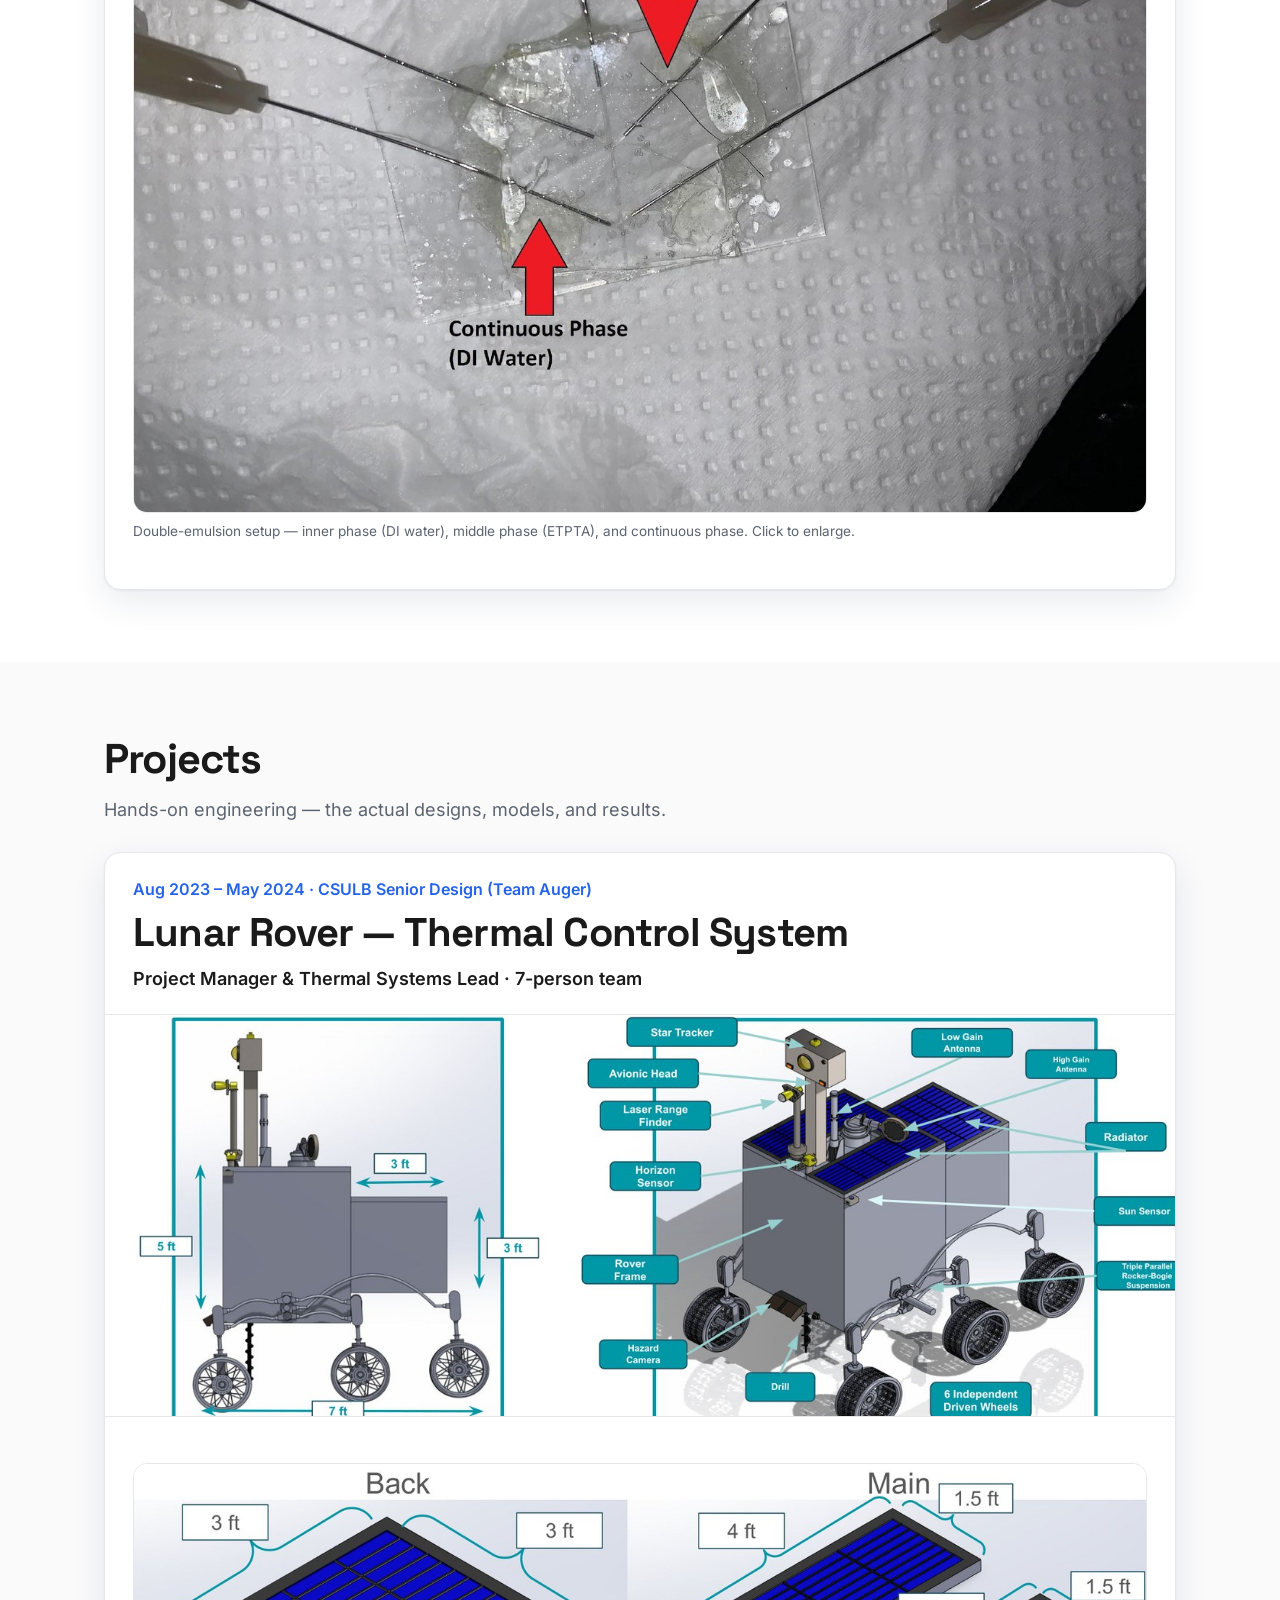
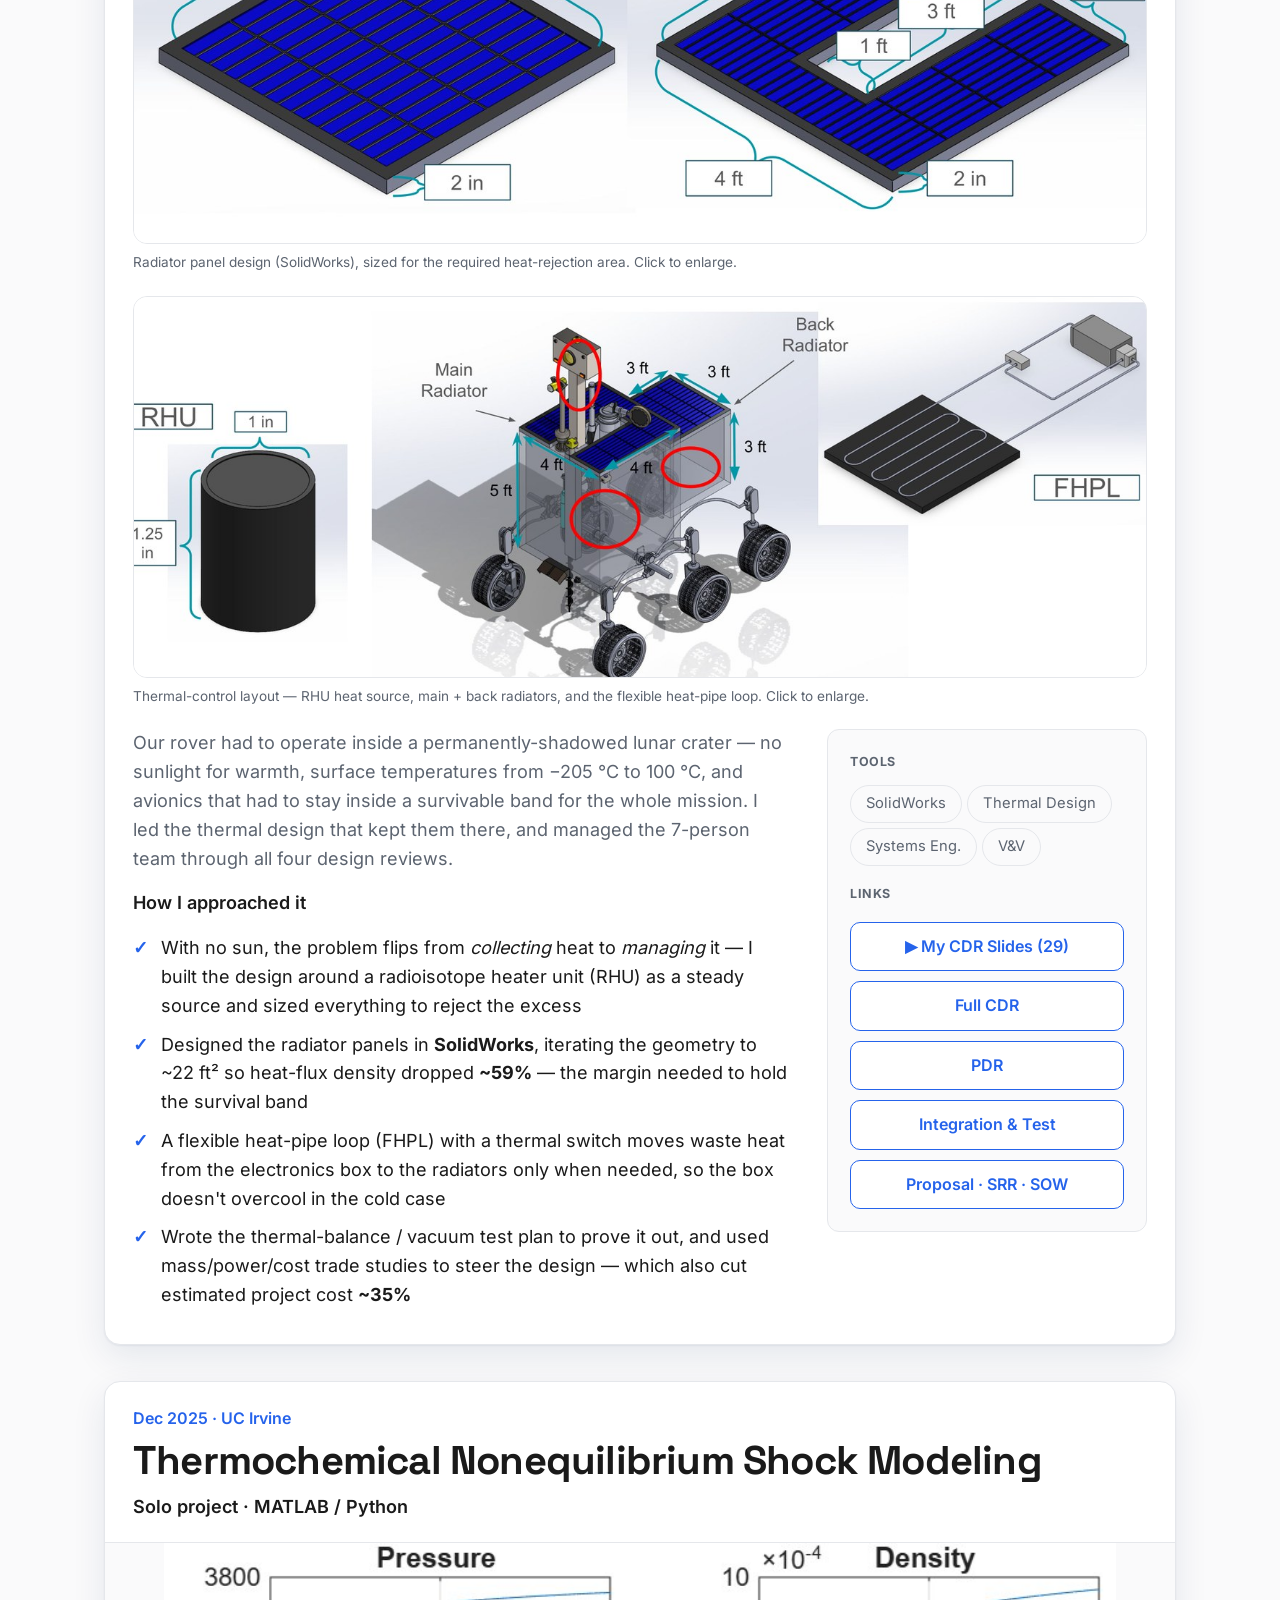
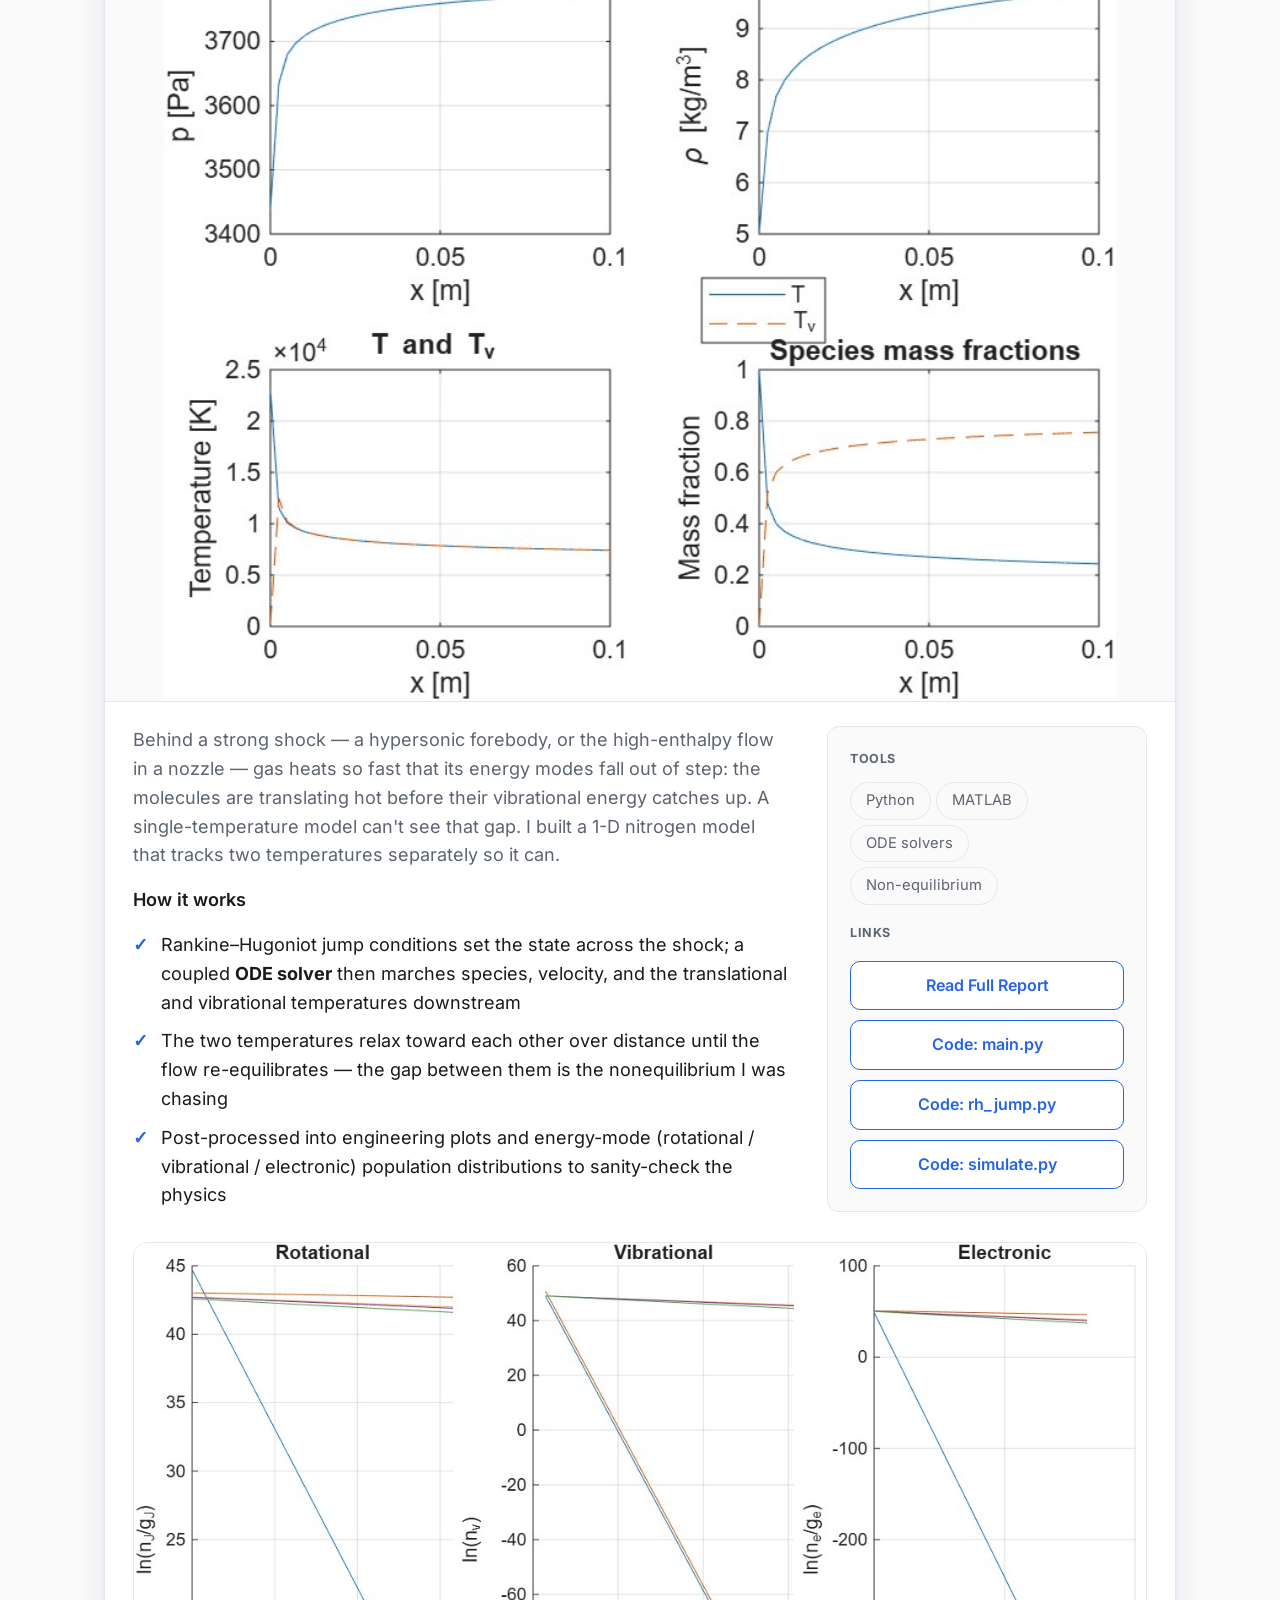
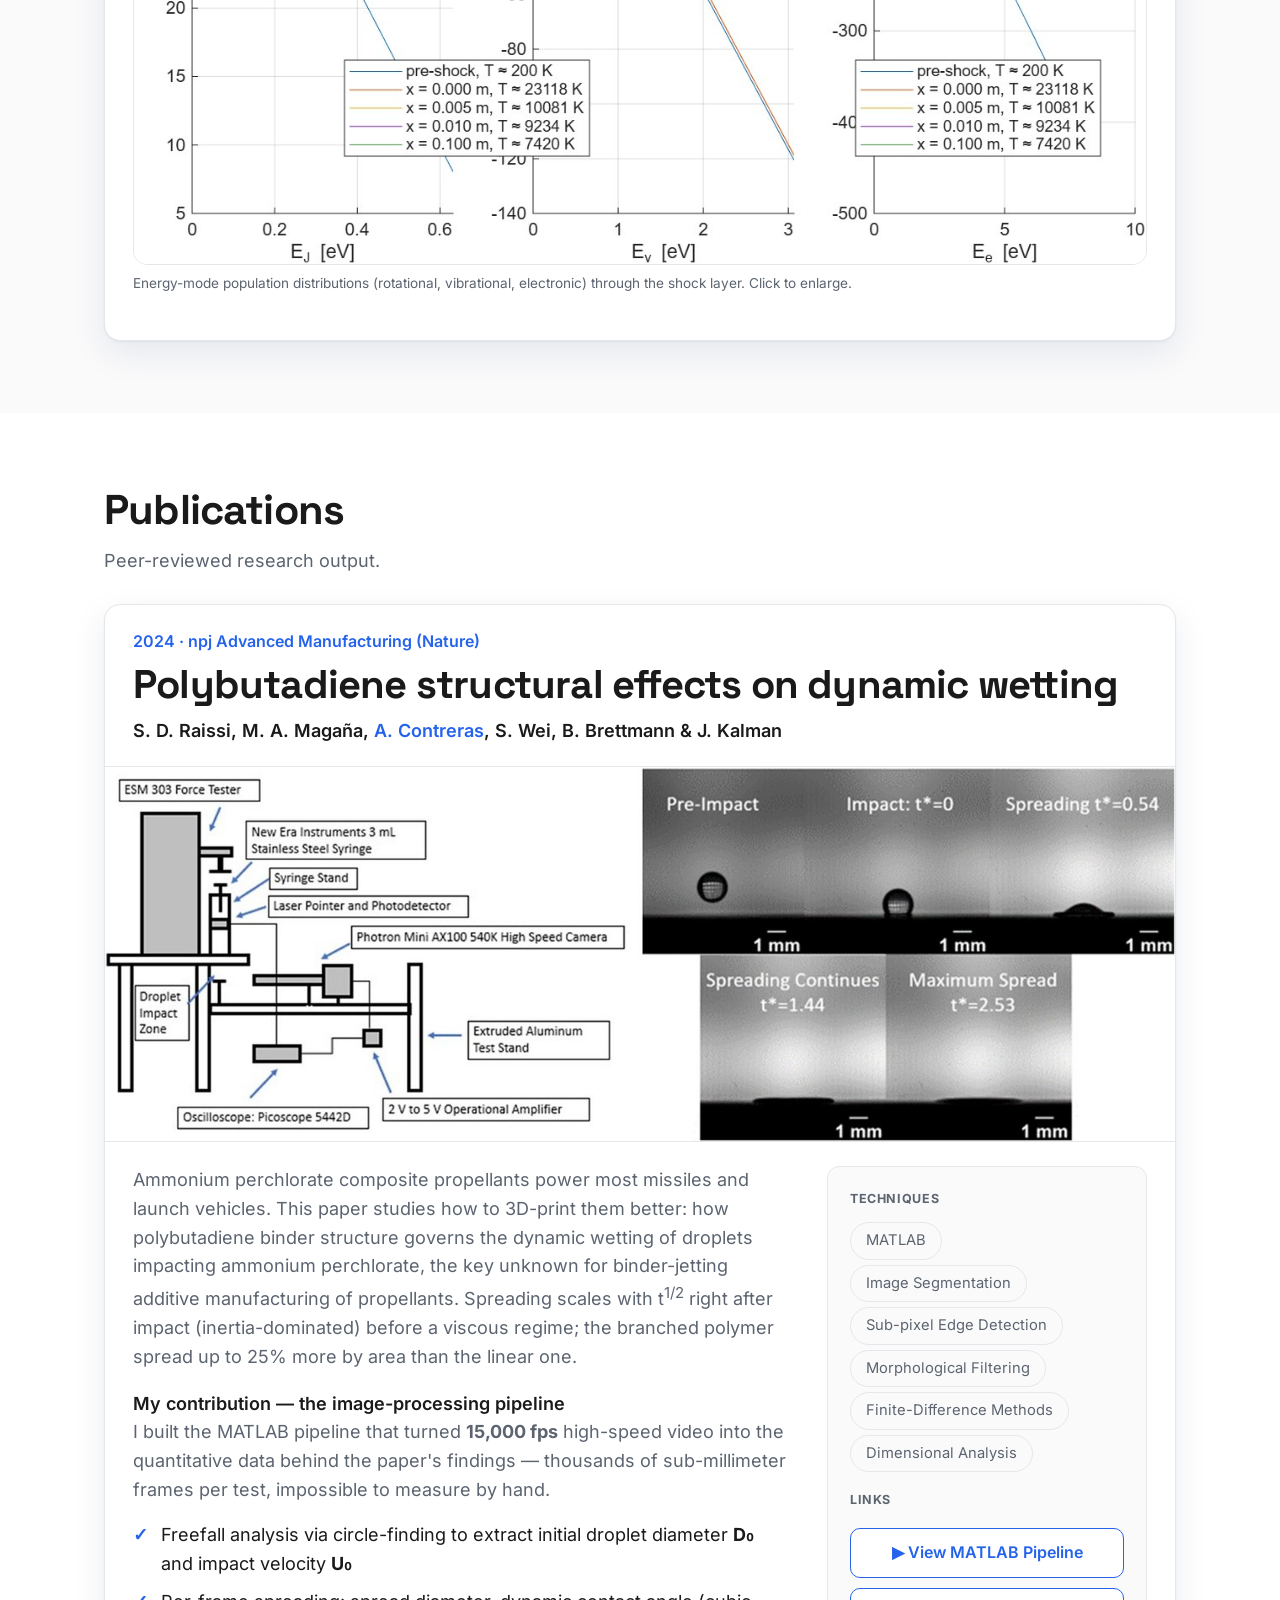
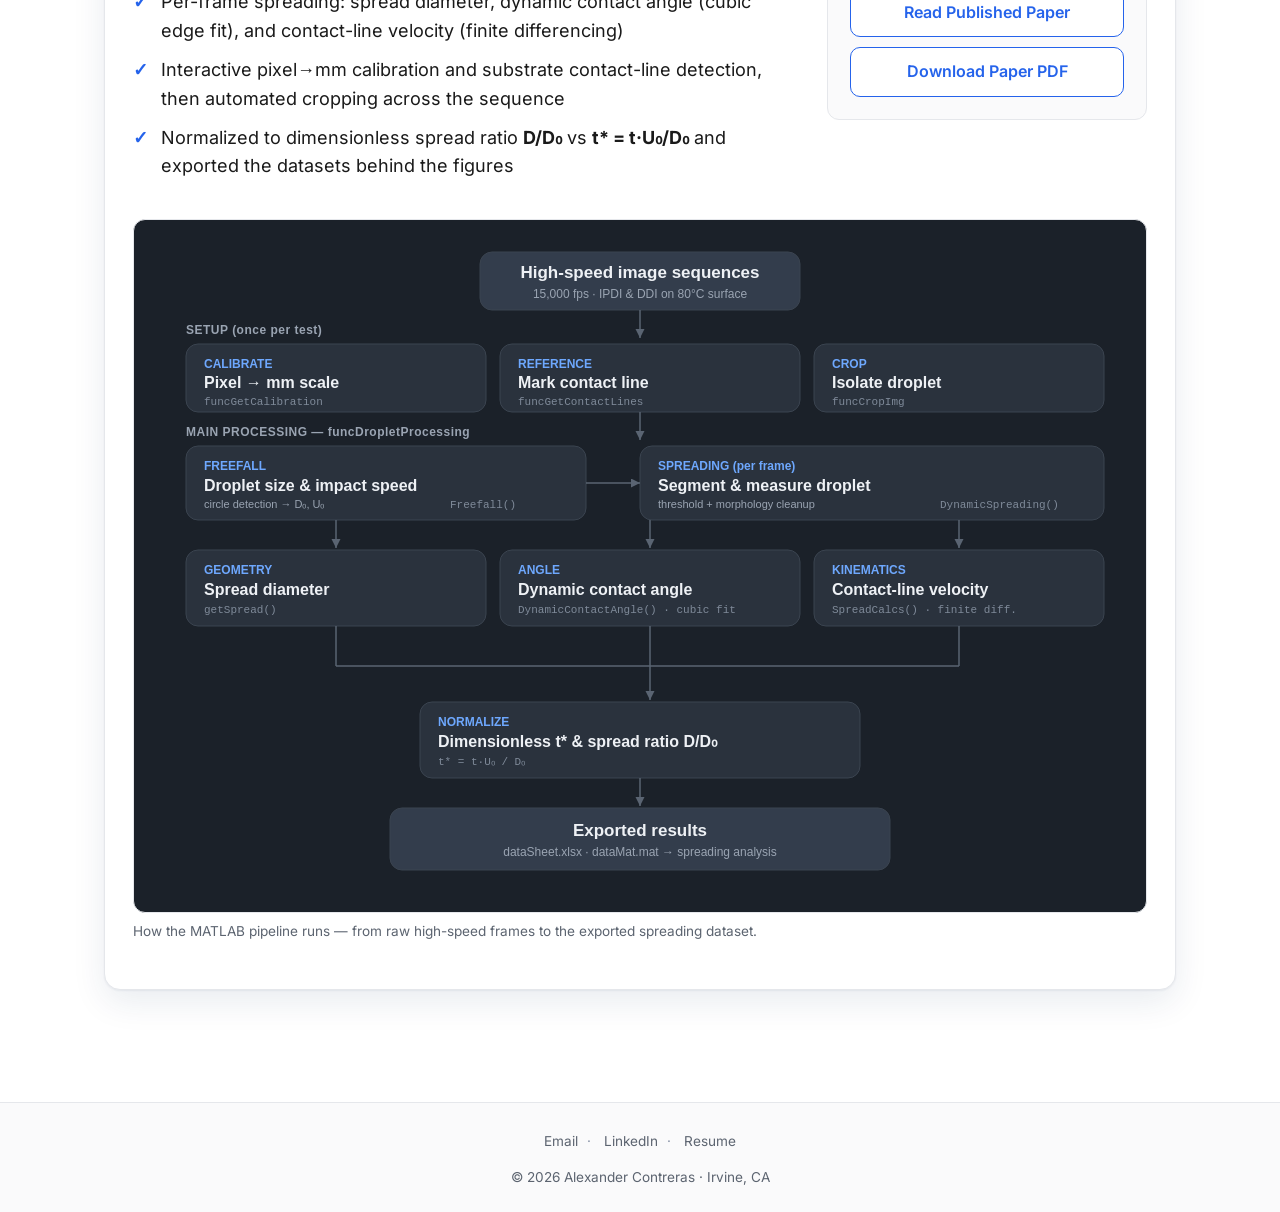
<file: research.html>
<!DOCTYPE html>
<html lang="en">
<head>
<meta charset="UTF-8">
<meta http-equiv="refresh" content="0; url=experience.html#research">
<link rel="canonical" href="experience.html">
<title>Research — Alexander Contreras</title>
<script>location.replace("experience.html#research");</script>
</head>
<body>
<p>This page has moved to <a href="experience.html#research">Experience → Research</a>.</p>
</body>
</html>
</file>
<file: css/style.css>
/* ============================================================
   Portfolio — clean corporate theme
   Edit the variables below to recolor the whole site at once.
   ============================================================ */
/* self-hosted fonts — Inter (variable 400-700) + Space Grotesk 700, latin subset */
@font-face{font-family:'Inter';font-style:normal;font-weight:400 700;font-display:swap;
  src:url('../assets/fonts/inter-latin.woff2') format('woff2')}
@font-face{font-family:'Space Grotesk';font-style:normal;font-weight:700;font-display:swap;
  src:url('../assets/fonts/spacegrotesk-latin.woff2') format('woff2')}

:root{
  --accent:#2563eb;        /* primary accent (links, buttons)        */
  --accent-dark:#1e40af;   /* hover state                            */
  --ink:#1a1a1a;           /* main text                              */
  --muted:#5c6470;         /* secondary text                         */
  --line:#e5e7eb;          /* borders / dividers                     */
  --bg:#ffffff;            /* page background                        */
  --bg-soft:#fafafb;       /* alternating section background         */
  --max:1120px;            /* content max width                      */
  --radius:16px;
  --shadow:0 1px 2px rgba(16,42,90,.06), 0 12px 34px rgba(16,42,90,.09);
  --shadow-lift:0 18px 44px rgba(16,42,90,.16);
  --font:"Inter",-apple-system,BlinkMacSystemFont,"Segoe UI",Roboto,Helvetica,Arial,sans-serif;
  --font-head:"Space Grotesk","Inter",-apple-system,BlinkMacSystemFont,"Segoe UI",sans-serif;
}

*{box-sizing:border-box;margin:0;padding:0}
html{scroll-behavior:smooth}
body{
  font-family:var(--font);
  color:var(--ink);
  background:var(--bg);
  line-height:1.6;
  font-size:18px;
  -webkit-font-smoothing:antialiased;
}
a{color:var(--accent);text-decoration:none}
a:hover{color:var(--accent-dark);text-decoration:underline}
img{max-width:100%;display:block}
h1,h2,h3{line-height:1.2;font-weight:700;font-family:var(--font-head);letter-spacing:-.02em}
h1{font-size:3.7rem;font-weight:800;letter-spacing:-.01em}
h2{font-size:2.35rem;margin-bottom:.6rem}
h3{font-size:1.5rem}
p{color:var(--muted)}
.container{max-width:var(--max);margin:0 auto;padding:0 24px}
.section{padding:72px 0}
.section--soft{background:var(--bg-soft)}
.section--tight{padding:48px 0}
.section--lg{padding:96px 0}
.lead{font-size:1.2rem;max-width:700px}
.center{text-align:center}
.muted{color:var(--muted)}

/* centered section heading — accent underline */
.section h2.center{position:relative;padding-bottom:16px}
.section h2.center::after{content:"";position:absolute;left:50%;bottom:0;transform:translateX(-50%);
  width:56px;height:3px;border-radius:3px;background:linear-gradient(90deg,var(--accent),var(--accent-dark))}

/* placeholder marker — easy to spot, easy to grep for "PLACEHOLDER" */
.ph{
  background:#fff7ed;
  border:1px dashed #fb923c;
  color:#9a3412;
  border-radius:8px;
  padding:.4em .6em;
  font-size:.9rem;
}

/* ---------- Header / Nav ---------- */
.site-header{
  position:sticky;top:0;z-index:50;
  background:rgba(255,255,255,.9);
  backdrop-filter:saturate(150%) blur(8px);
  border-bottom:1px solid var(--line);
}
.nav{
  display:flex;align-items:center;justify-content:space-between;
  max-width:var(--max);margin:0 auto;padding:18px 24px;
}
.brand{font-weight:700;font-size:1.45rem;color:var(--ink);font-family:var(--font-head);letter-spacing:-.02em}
.brand:hover{text-decoration:none}
.nav-toggle{display:none;background:none;border:0;font-size:1.5rem;cursor:pointer}
.nav-links{display:flex;align-items:center;gap:24px;list-style:none}
.nav-links a{
  position:relative;color:var(--ink);padding:10px 4px;border-radius:8px;font-size:1.02rem;font-weight:500;
}
.nav-links a:hover{text-decoration:none;color:var(--accent)}
.nav-links a::after{content:"";position:absolute;left:4px;right:4px;bottom:2px;height:2px;background:var(--accent);border-radius:2px;transform:scaleX(0);transform-origin:left;transition:transform .18s ease}
.nav-links a:hover::after{transform:scaleX(1)}
.nav-links a.active{color:var(--accent);font-weight:700}
.nav-links a.active::after{transform:scaleX(1)}

/* dropdown */
.dropdown{position:relative}
.dropdown > a::after{content:" ▾";font-size:.75em}
.dropdown-menu{
  position:absolute;top:100%;left:0;min-width:190px;
  background:#fff;border:1px solid var(--line);border-radius:10px;
  box-shadow:var(--shadow);padding:6px;display:none;
}
.dropdown:hover .dropdown-menu,
.dropdown:focus-within .dropdown-menu{display:block}
.dropdown-menu a{display:block}

/* ---------- Hero ---------- */
.hero{padding:84px 0 76px;position:relative;overflow:hidden;
  background:
    radial-gradient(680px 420px at 82% -8%, rgba(37,99,235,.10), transparent 60%),
    radial-gradient(560px 360px at 0% 108%, rgba(37,99,235,.06), transparent 55%),
    linear-gradient(180deg,#f7f9fc,#eef2f8)}
.hero .eyebrow{color:var(--accent);font-weight:600;letter-spacing:.04em;text-transform:uppercase;font-size:.9rem}
.hero p.lead{margin-top:16px}
.hero-cta{margin-top:28px;display:flex;gap:14px;flex-wrap:wrap}
.hero-grid{display:grid;grid-template-columns:1.25fr .9fr;gap:56px;align-items:center}
.hero-visual{display:flex;justify-content:center}
.hero-visual img{width:100%;max-width:440px;border-radius:18px;box-shadow:0 18px 46px rgba(22,35,59,.18)}
@media(max-width:820px){.hero-grid{grid-template-columns:1fr;gap:32px}.hero-visual img{max-width:340px}}

/* ---------- Buttons ---------- */
.btn{
  display:inline-block;padding:14px 26px;border-radius:10px;font-weight:600;font-size:1.05rem;
  background:linear-gradient(180deg,var(--accent),var(--accent-dark));color:#fff;border:1px solid var(--accent-dark);
  box-shadow:0 6px 16px rgba(37,99,235,.28);transition:transform .14s ease,box-shadow .14s ease,filter .14s ease;
}
.btn:hover{filter:brightness(1.06);transform:translateY(-2px);box-shadow:0 10px 24px rgba(37,99,235,.34);color:#fff;text-decoration:none}
.btn--ghost{background:transparent;color:var(--accent)}
.btn--ghost:hover{background:var(--bg-soft);color:var(--accent-dark)}

/* contact pills */
.contact-pill{display:inline-block;font-size:1.02rem;font-weight:600;color:var(--accent);
  background:rgba(37,99,235,.06);border:1px solid rgba(37,99,235,.35);
  padding:10px 18px;border-radius:999px;margin:6px 8px 0 0}
.contact-pill:hover{background:var(--accent);color:#fff;border-color:var(--accent);text-decoration:none}

/* button-style links (project/award bottom links) */
.btn-link{display:inline-block;text-align:center;font-weight:600;font-size:1rem;
  padding:11px 18px;border:1px solid var(--accent);border-radius:10px;color:var(--accent);background:#fff}
.btn-link:hover{background:var(--accent);color:#fff;text-decoration:none}
.linkrow{display:flex;flex-wrap:wrap;gap:12px;margin-top:20px}

/* ---------- Cards / grid ---------- */
.grid{display:grid;gap:24px}
.grid-2{grid-template-columns:repeat(2,1fr)}
.grid-3{grid-template-columns:repeat(3,1fr)}
.card{
  background:#fff;border:1px solid var(--line);border-radius:var(--radius);
  padding:24px;box-shadow:var(--shadow);
  transition:transform .16s ease,box-shadow .16s ease,border-color .16s ease;
}
.card:hover{transform:translateY(-4px);box-shadow:var(--shadow-lift);border-color:rgba(37,99,235,.35)}
.card h3{margin-bottom:6px}
.card .meta{font-size:.85rem;color:var(--accent);font-weight:600;margin-bottom:8px}
.card-img{
  border-radius:10px;border:1px solid var(--line);margin-bottom:16px;
  aspect-ratio:16/9;object-fit:cover;width:100%;background:var(--bg-soft);
}
/* document thumbnails (posters, papers, reports) — show whole page, don't crop */
.card-img.doc{aspect-ratio:auto;object-fit:contain;background:#fff;max-height:460px}
.tag{
  display:inline-block;background:var(--bg-soft);border:1px solid var(--line);
  color:var(--muted);font-size:.92rem;padding:6px 15px;border-radius:999px;margin:5px 5px 0 0;
}

/* ---------- Work figures (inline project/research visuals) ---------- */
.project{padding:40px 0;border-bottom:1px solid var(--line)}
.project:first-of-type{padding-top:24px}
.project:last-child{border-bottom:0}
.project .meta{font-size:.85rem;color:var(--accent);font-weight:600;margin-bottom:6px}
.project h2{margin-bottom:4px}
.project .role{font-weight:600;color:var(--ink);margin-bottom:12px}
.project p{max-width:760px}
.figure{margin:22px 0}
.figure img{border:1px solid var(--line);border-radius:14px;background:#fff;width:100%}
.figure figcaption{font-size:.85rem;color:var(--muted);margin-top:8px}
.figure-grid{display:grid;gap:22px;grid-template-columns:repeat(2,1fr);margin:22px 0}
.figure-grid .figure{margin:0}
.doclinks{font-size:1.05rem;color:var(--muted);margin-top:20px;line-height:2}
.doclinks a{font-weight:600}
.poster-link img{max-width:520px;border:1px solid var(--line);border-radius:10px}
@media(max-width:760px){.figure-grid{grid-template-columns:1fr}}

/* ---------- Case-study project cards ---------- */
.pcard{background:#fff;border:1px solid var(--line);border-radius:var(--radius);
  box-shadow:var(--shadow);overflow:hidden;margin-bottom:36px}
.pcard:last-child{margin-bottom:0}
.pcard-head{padding:24px 28px 18px}
.pcard-head .meta{font-size:.85rem;color:var(--accent);font-weight:600;margin-bottom:6px}
.pcard-head h2{margin-bottom:4px}
.pcard-head .role{font-weight:600;color:var(--ink);margin:0}
.pcard-hero{width:100%;display:block;background:var(--bg-soft);border-top:1px solid var(--line);border-bottom:1px solid var(--line)}
.pcard-body{padding:24px 28px}
.pcard-cols{display:grid;grid-template-columns:1fr 320px;gap:40px;align-items:start}
.pcard-main{min-width:0}
.pcard-main p{max-width:none}
.pcard-side{background:var(--bg-soft);border:1px solid var(--line);border-radius:12px;padding:22px;position:sticky;top:96px}
.pcard-side h4{font-size:.78rem;text-transform:uppercase;letter-spacing:.05em;color:var(--muted);font-weight:700;margin:0 0 8px}
.pcard-side .tools-wrap{margin-bottom:18px}
.pcard-side .links-col{display:flex;flex-direction:column;gap:10px}
.pcard-side .btn-link{display:block}
@media(max-width:900px){.pcard-cols{grid-template-columns:1fr;gap:24px}.pcard-side{position:static}}
.wins{list-style:none;margin:16px 0 4px;padding:0}
.wins li{position:relative;padding-left:28px;margin-bottom:10px;color:var(--ink)}
.wins li::before{content:"\2713";position:absolute;left:0;top:0;color:var(--accent);font-weight:700}
.wins b{color:var(--ink)}
.toolrow{margin:18px 0 4px}
.toolrow .label{font-size:.78rem;text-transform:uppercase;letter-spacing:.04em;color:var(--muted);font-weight:600;margin-right:6px}
.support{margin-top:22px}
.subhead{font-weight:700;color:var(--ink);font-size:1.08rem;margin-top:26px;margin-bottom:4px;padding-top:22px;border-top:1px solid var(--line)}
.subhead-eyebrow{display:block;font-size:.72rem;letter-spacing:.05em;text-transform:uppercase;color:var(--accent);font-weight:600;margin-bottom:3px}
.subhead-note{font-weight:400;color:var(--muted);font-size:.95rem}

/* ---------- Experience jump-nav ---------- */
.jumpnav{position:sticky;top:74px;z-index:40;background:rgba(255,255,255,.93);
  backdrop-filter:saturate(150%) blur(8px);border-top:1px solid var(--line);border-bottom:1px solid var(--line)}
.jumpnav .container{display:flex;gap:10px;padding-top:12px;padding-bottom:12px;flex-wrap:wrap}
.jumpnav a{font-size:1.05rem;font-weight:600;color:var(--ink);padding:11px 24px;
  border:1px solid var(--line);border-radius:999px;background:#fff}
.jumpnav a:hover{background:var(--accent);color:#fff;border-color:var(--accent);text-decoration:none}
.exp-section{scroll-margin-top:175px}
.pcard-head h2.big-title{font-size:2.5rem;margin:2px 0 8px}
.pcard-head .headmeta{font-size:1rem;color:var(--accent);font-weight:600;margin-bottom:6px}
.pcard-head .headline{color:var(--ink);font-weight:600;margin:2px 0}
.pcard-head .headline.pub{color:var(--muted);font-weight:500}
.pcard-hero.clickable{cursor:zoom-in}
.section-title{font-size:2.6rem;margin-bottom:12px}

/* ---------- Timeline (experience entries) ---------- */
.entry{
  border-left:3px solid var(--line);padding:0 0 32px 24px;position:relative;
}
.entry::before{
  content:"";position:absolute;left:-8px;top:4px;width:13px;height:13px;
  border-radius:50%;background:var(--accent);border:3px solid #fff;
}
.entry:last-child{padding-bottom:0}
.entry .when{font-size:.85rem;color:var(--accent);font-weight:600}
.entry h3{margin:2px 0 4px}
.entry .where{font-weight:600;color:var(--ink)}

/* ---------- Awards cards ---------- */
.award-grid{display:grid;grid-template-columns:repeat(2,1fr);gap:36px;margin-top:40px}
.award-card{background:#fff;border:1px solid var(--line);border-radius:var(--radius);box-shadow:var(--shadow);overflow:hidden;display:flex;flex-direction:column}
.award-card img{width:100%;display:block;border-bottom:1px solid var(--line)}
.award-card .award-body{padding:28px;display:flex;flex-direction:column;gap:14px}
.award-card .meta{font-size:.95rem;color:var(--accent);font-weight:600;margin:0}
.award-card h3{font-size:1.6rem;margin:0}
.award-card p{margin:0}
.award-card .linkrow{margin-top:6px}
@media(max-width:820px){.award-grid{grid-template-columns:1fr}}

/* ---------- Contact icon cards ---------- */
.contact-cards{display:grid;grid-template-columns:repeat(4,1fr);gap:16px;max-width:720px;margin:36px auto 0}
.contact-card{display:flex;flex-direction:column;align-items:center;gap:10px;padding:24px 16px;border:1px solid var(--line);border-radius:16px;background:#fff;box-shadow:var(--shadow);color:var(--ink);transition:transform .12s,box-shadow .12s,border-color .12s}
.contact-card:hover{transform:translateY(-3px);box-shadow:0 12px 28px rgba(0,0,0,.10);text-decoration:none;border-color:var(--accent)}
.contact-card svg{width:28px;height:28px;stroke:var(--accent)}
.contact-card .cc-l{font-weight:700;font-size:.98rem}
.contact-card .cc-s{font-size:.82rem;color:var(--muted)}
@media(max-width:640px){.contact-cards{grid-template-columns:repeat(2,1fr)}}

/* ---------- Footer ---------- */
.site-footer{
  border-top:1px solid var(--line);background:var(--bg-soft);
  padding:24px 0;margin-top:40px;text-align:center;color:var(--ink-3,#8a94a8);font-size:.85rem;
}
.site-footer a{margin:0 5px;padding:4px 4px;display:inline-block;color:var(--muted)}

/* ---------- Responsive ---------- */
@media(max-width:760px){
  h1{font-size:1.9rem}
  .nav-toggle{display:block}
  .nav-links{
    display:none;position:absolute;top:100%;left:0;right:0;
    flex-direction:column;align-items:stretch;gap:0;
    background:#fff;border-bottom:1px solid var(--line);padding:8px 16px 16px;
  }
  .nav-links.open{display:flex}
  .dropdown-menu{position:static;display:block;border:0;box-shadow:none;padding-left:12px}
  .grid-2,.grid-3{grid-template-columns:1fr}
}
</file>
